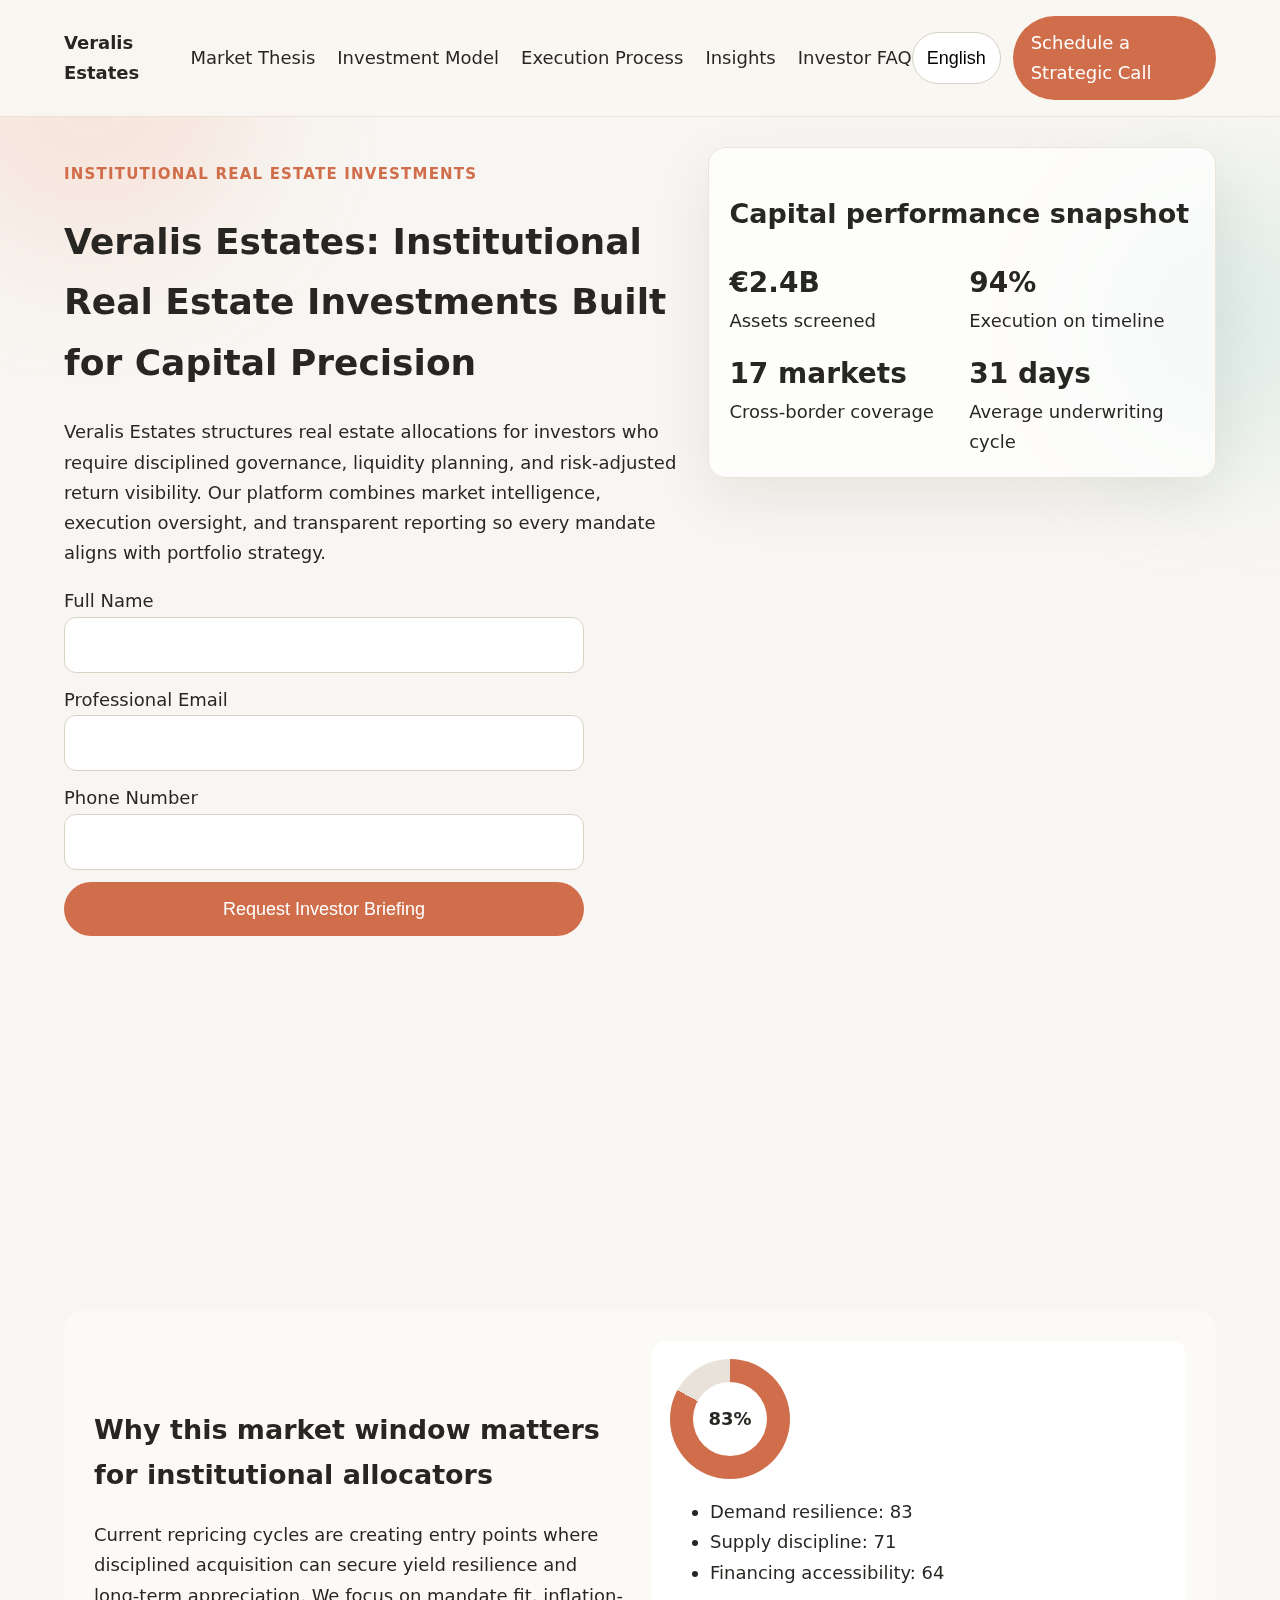
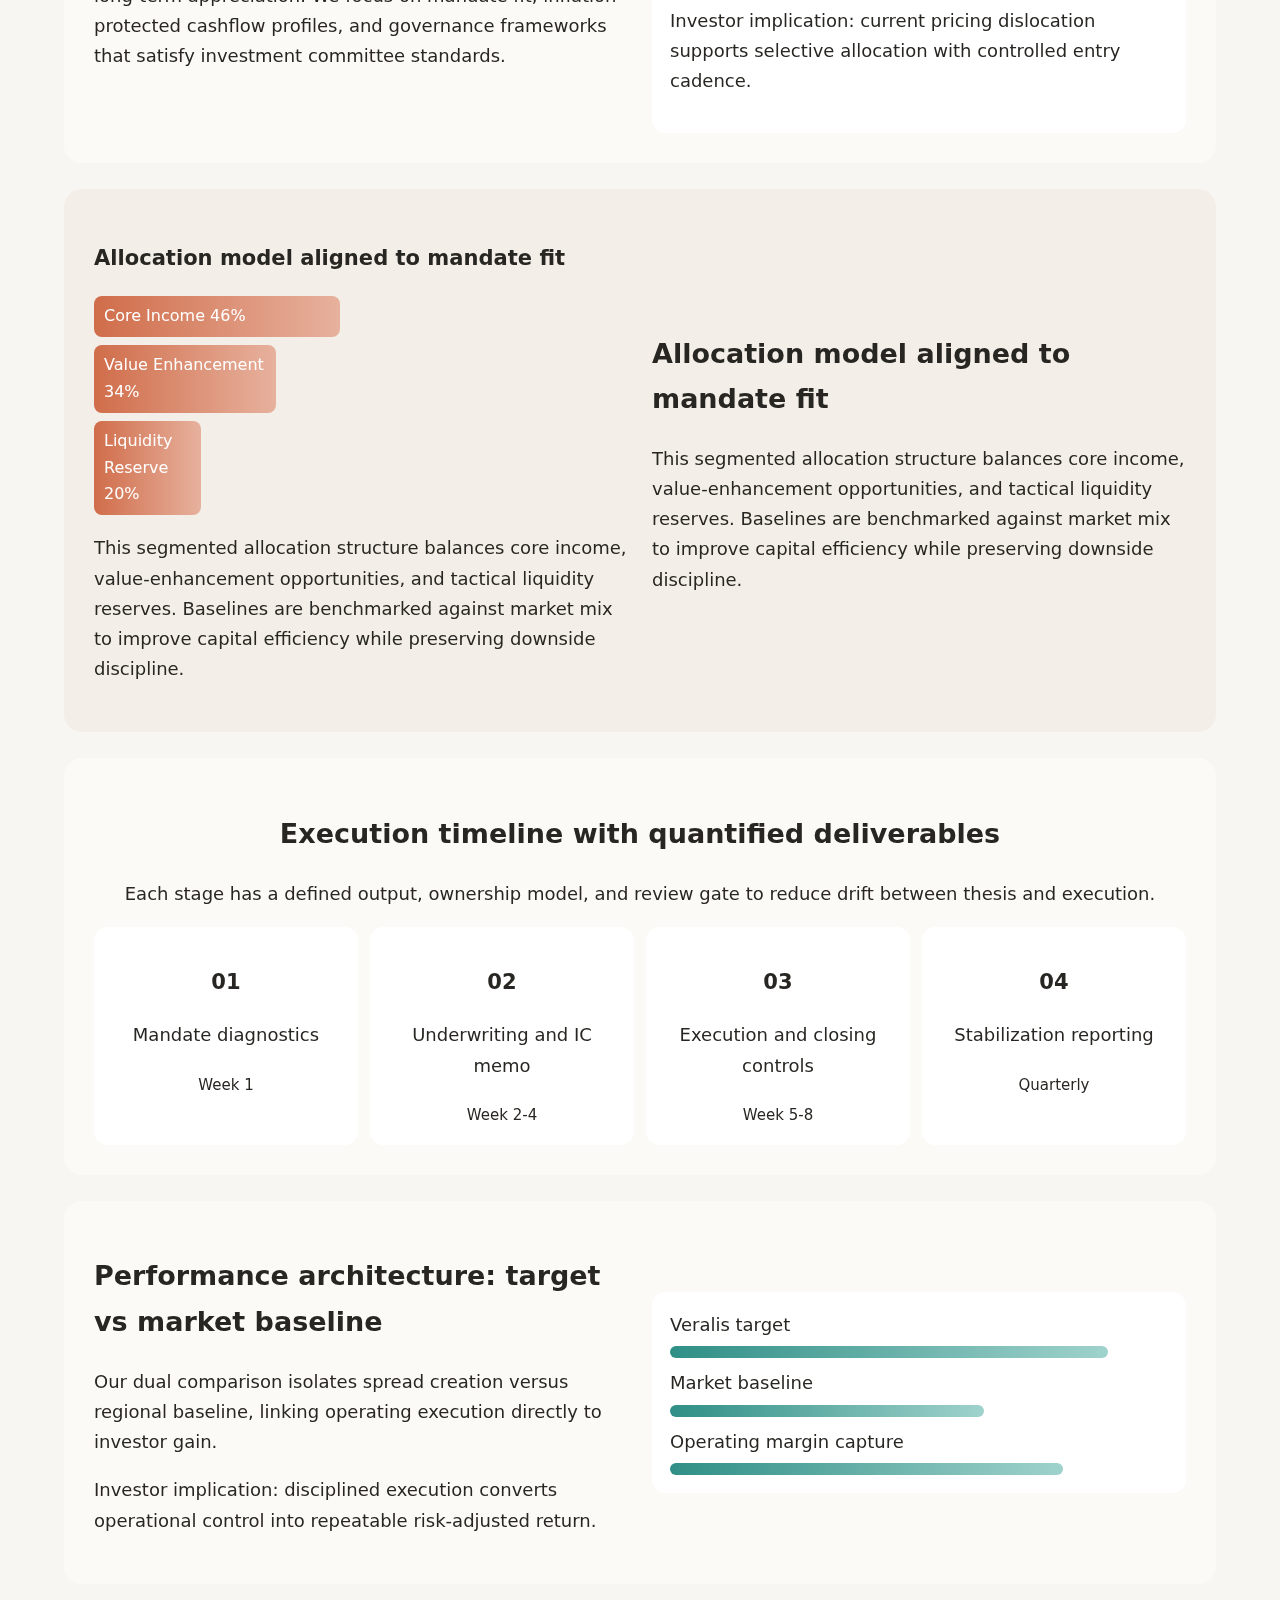
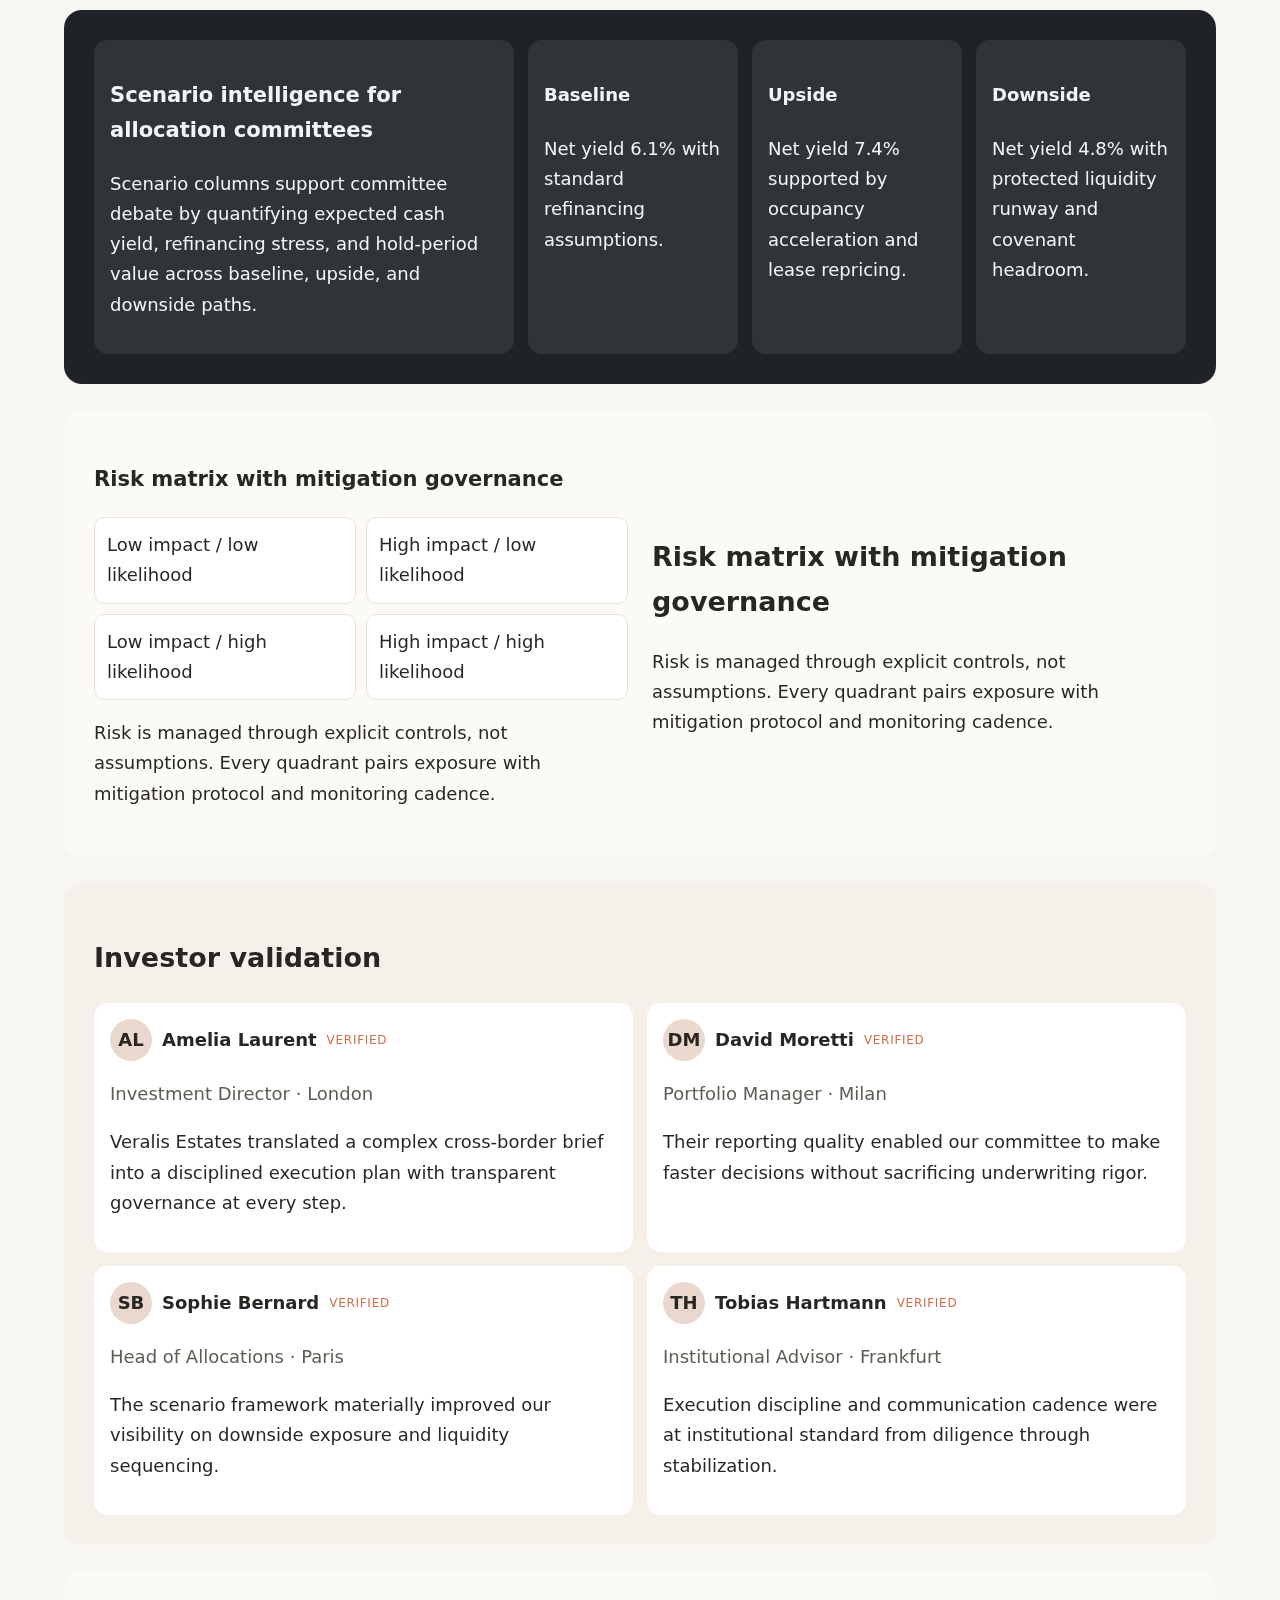
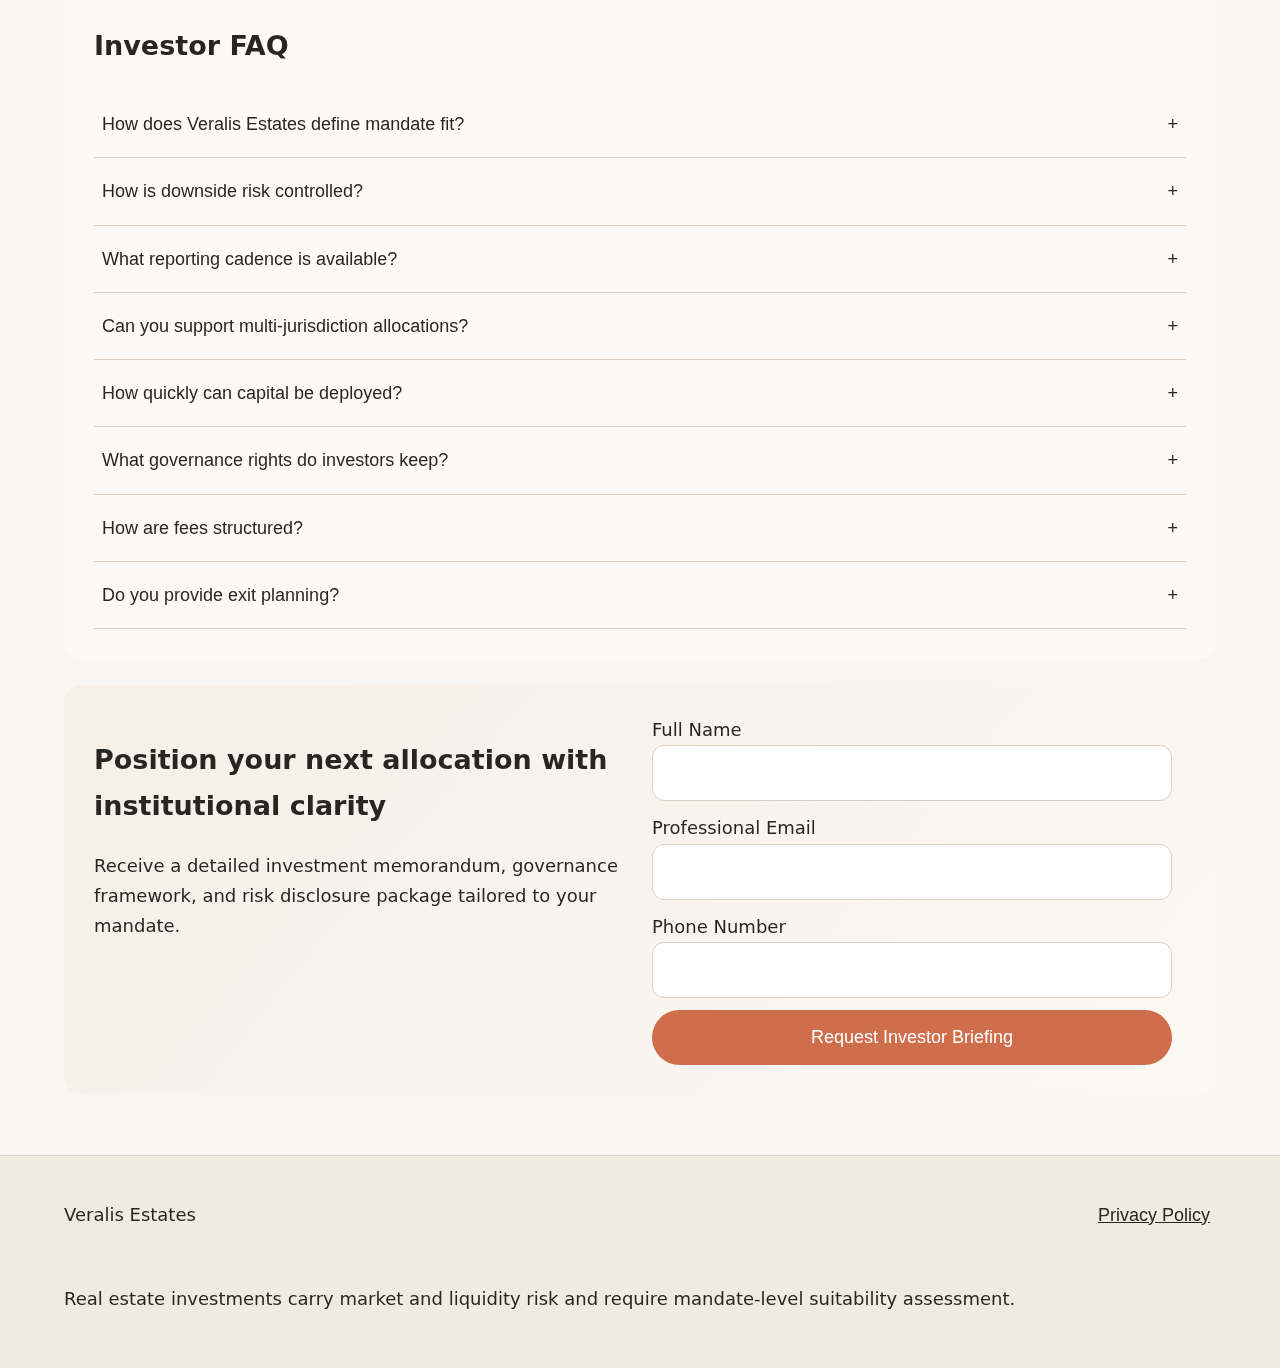
<file: index.html>
<!doctype html>
<html lang="en">
<head>
  <meta charset="utf-8" />
  <meta name="viewport" content="width=device-width, initial-scale=1" />
  <title>Veralis Estates | Institutional Real Estate Investments</title>
  <meta name="description" content="Veralis Estates delivers institutional-grade real estate investment strategy, governance, and reporting for high-conviction capital allocators." />
  <link rel="canonical" href="https://www.veralisestates.com/index.html" />
  <link rel="alternate" hreflang="en" href="https://www.veralisestates.com/index.html" />
  <link rel="alternate" hreflang="de" href="https://www.veralisestates.com/de/index.html" />
  <link rel="alternate" hreflang="fr" href="https://www.veralisestates.com/fr/index.html" />
  <link rel="alternate" hreflang="es" href="https://www.veralisestates.com/es/index.html" />
  <link rel="alternate" hreflang="it" href="https://www.veralisestates.com/it/index.html" />
  <link rel="alternate" hreflang="x-default" href="https://www.veralisestates.com/index.html" />
  <meta property="og:title" content="Veralis Estates | Institutional Real Estate Investments" />
  <meta property="og:description" content="Veralis Estates delivers institutional-grade real estate investment strategy, governance, and reporting for high-conviction capital allocators." />
  <meta property="og:type" content="website" />
  <meta property="og:url" content="https://www.veralisestates.com/index.html" />
  <meta property="og:locale" content="en_GB" />
  <meta name="twitter:card" content="summary_large_image" />
  <meta name="twitter:title" content="Veralis Estates | Institutional Real Estate Investments" />
  <meta name="twitter:description" content="Veralis Estates delivers institutional-grade real estate investment strategy, governance, and reporting for high-conviction capital allocators." />
  <link rel="stylesheet" href="assets/style.css" />
  <script defer src="assets/app.js"></script>
</head>
<body class="lang-en">
<div class="bg-orb orb-a"></div><div class="bg-orb orb-b"></div>
<header class="site-header"><div class="brand">Veralis Estates</div><nav class="top-nav" aria-label="Primary"><a href="#market" class="nav-link">Market Thesis</a><a href="#model" class="nav-link">Investment Model</a><a href="#process" class="nav-link">Execution Process</a><a href="#insights" class="nav-link">Insights</a><a href="#faq" class="nav-link">Investor FAQ</a></nav><div class="header-actions"><div class="lang-dropdown"><button class="lang-trigger" aria-haspopup="true" aria-expanded="false">English</button><div class="lang-menu"><a href="index.html" class="lang-item"><span class="flag-svg"><svg viewBox="0 0 60 40" aria-hidden="true"><rect width="60" height="40" fill="#012169"/><path d="M0 0l60 40M60 0L0 40" stroke="#fff" stroke-width="8"/><path d="M0 0l60 40M60 0L0 40" stroke="#C8102E" stroke-width="4"/><path d="M30 0v40M0 20h60" stroke="#fff" stroke-width="12"/><path d="M30 0v40M0 20h60" stroke="#C8102E" stroke-width="7"/></svg></span><span>English</span></a>
<a href="de/index.html" class="lang-item"><span class="flag-svg"><svg viewBox="0 0 60 40" aria-hidden="true"><rect width="60" height="13.33" y="0" fill="#000"/><rect width="60" height="13.33" y="13.33" fill="#DD0000"/><rect width="60" height="13.34" y="26.66" fill="#FFCE00"/></svg></span><span>Deutsch</span></a>
<a href="fr/index.html" class="lang-item"><span class="flag-svg"><svg viewBox="0 0 60 40" aria-hidden="true"><rect width="20" height="40" x="0" fill="#0055A4"/><rect width="20" height="40" x="20" fill="#fff"/><rect width="20" height="40" x="40" fill="#EF4135"/></svg></span><span>Français</span></a>
<a href="es/index.html" class="lang-item"><span class="flag-svg"><svg viewBox="0 0 60 40" aria-hidden="true"><rect width="60" height="10" y="0" fill="#AA151B"/><rect width="60" height="20" y="10" fill="#F1BF00"/><rect width="60" height="10" y="30" fill="#AA151B"/></svg></span><span>Español</span></a>
<a href="it/index.html" class="lang-item"><span class="flag-svg"><svg viewBox="0 0 60 40" aria-hidden="true"><rect width="20" height="40" x="0" fill="#009246"/><rect width="20" height="40" x="20" fill="#fff"/><rect width="20" height="40" x="40" fill="#CE2B37"/></svg></span><span>Italiano</span></a></div></div><a href="#lead" class="btn btn-primary">Schedule a Strategic Call</a><button class="burger" aria-label="Menu" aria-expanded="false">☰</button></div></header>
<aside class="mobile-drawer" aria-hidden="true"><button class="drawer-close" aria-label="Close">×</button><nav><a href="#market" class="nav-link">Market Thesis</a><a href="#model" class="nav-link">Investment Model</a><a href="#process" class="nav-link">Execution Process</a><a href="#insights" class="nav-link">Insights</a><a href="#faq" class="nav-link">Investor FAQ</a></nav><div class="lang-menu mobile"><a href="index.html" class="lang-item"><span class="flag-svg"><svg viewBox="0 0 60 40" aria-hidden="true"><rect width="60" height="40" fill="#012169"/><path d="M0 0l60 40M60 0L0 40" stroke="#fff" stroke-width="8"/><path d="M0 0l60 40M60 0L0 40" stroke="#C8102E" stroke-width="4"/><path d="M30 0v40M0 20h60" stroke="#fff" stroke-width="12"/><path d="M30 0v40M0 20h60" stroke="#C8102E" stroke-width="7"/></svg></span><span>English</span></a>
<a href="de/index.html" class="lang-item"><span class="flag-svg"><svg viewBox="0 0 60 40" aria-hidden="true"><rect width="60" height="13.33" y="0" fill="#000"/><rect width="60" height="13.33" y="13.33" fill="#DD0000"/><rect width="60" height="13.34" y="26.66" fill="#FFCE00"/></svg></span><span>Deutsch</span></a>
<a href="fr/index.html" class="lang-item"><span class="flag-svg"><svg viewBox="0 0 60 40" aria-hidden="true"><rect width="20" height="40" x="0" fill="#0055A4"/><rect width="20" height="40" x="20" fill="#fff"/><rect width="20" height="40" x="40" fill="#EF4135"/></svg></span><span>Français</span></a>
<a href="es/index.html" class="lang-item"><span class="flag-svg"><svg viewBox="0 0 60 40" aria-hidden="true"><rect width="60" height="10" y="0" fill="#AA151B"/><rect width="60" height="20" y="10" fill="#F1BF00"/><rect width="60" height="10" y="30" fill="#AA151B"/></svg></span><span>Español</span></a>
<a href="it/index.html" class="lang-item"><span class="flag-svg"><svg viewBox="0 0 60 40" aria-hidden="true"><rect width="20" height="40" x="0" fill="#009246"/><rect width="20" height="40" x="20" fill="#fff"/><rect width="20" height="40" x="40" fill="#CE2B37"/></svg></span><span>Italiano</span></a></div><a href="#lead" class="btn btn-primary">Schedule a Strategic Call</a></aside><div class="drawer-backdrop"></div>
<main>
<section class="hero reveal"><div><p class="kicker">Institutional Real Estate Investments</p><h1>Veralis Estates: Institutional Real Estate Investments Built for Capital Precision</h1><p>Veralis Estates structures real estate allocations for investors who require disciplined governance, liquidity planning, and risk-adjusted return visibility. Our platform combines market intelligence, execution oversight, and transparent reporting so every mandate aligns with portfolio strategy.</p><form class="lead-form" id="lead"><label>Full Name<input type="text" name="name" required /></label><label>Professional Email<input type="email" name="email" required /></label><label>Phone Number<input type="tel" name="phone" required /></label><button class="btn btn-primary" type="submit">Request Investor Briefing</button></form></div><div class="glass-panel"><h2>Capital performance snapshot</h2><div class="kpi-grid"><div><strong>€2.4B</strong><span>Assets screened</span></div><div><strong>94%</strong><span>Execution on timeline</span></div><div><strong>17 markets</strong><span>Cross-border coverage</span></div><div><strong>31 days</strong><span>Average underwriting cycle</span></div></div></div></section>
<section class="kpi-strip reveal"><div class="kpi-hierarchy"><small>Alpha spread</small><h3>+340 bps</h3><p>Target spread over blended market baseline with governance-controlled deployment pacing.</p><ul><li>Liquidity reserve: 14%</li><li>Debt coverage buffer: 1.6x</li><li>Average hold horizon: 6.5 years</li></ul></div></section>
<section class="section split light" id="market"><div><h2>Why this market window matters for institutional allocators</h2><p>Current repricing cycles are creating entry points where disciplined acquisition can secure yield resilience and long-term appreciation. We focus on mandate fit, inflation-protected cashflow profiles, and governance frameworks that satisfy investment committee standards.</p></div><div class="chart radial"><div class="ring"><span>83%</span></div><ul><li>Demand resilience: 83</li><li>Supply discipline: 71</li><li>Financing accessibility: 64</li></ul><p class="implication">Investor implication: current pricing dislocation supports selective allocation with controlled entry cadence.</p></div></section>
<section class="section split alt" id="model"><div class="stacked-bar"><h3>Allocation model aligned to mandate fit</h3><div class="segments"><span style="--w:46%">Core Income 46%</span><span style="--w:34%">Value Enhancement 34%</span><span style="--w:20%">Liquidity Reserve 20%</span></div><p>This segmented allocation structure balances core income, value-enhancement opportunities, and tactical liquidity reserves. Baselines are benchmarked against market mix to improve capital efficiency while preserving downside discipline.</p></div><div><h2>Allocation model aligned to mandate fit</h2><p>This segmented allocation structure balances core income, value-enhancement opportunities, and tactical liquidity reserves. Baselines are benchmarked against market mix to improve capital efficiency while preserving downside discipline.</p></div></section>
<section class="section centered" id="process"><h2>Execution timeline with quantified deliverables</h2><p>Each stage has a defined output, ownership model, and review gate to reduce drift between thesis and execution.</p><div class="timeline"><article><h3>01</h3><p>Mandate diagnostics</p><small>Week 1</small></article><article><h3>02</h3><p>Underwriting and IC memo</p><small>Week 2-4</small></article><article><h3>03</h3><p>Execution and closing controls</p><small>Week 5-8</small></article><article><h3>04</h3><p>Stabilization reporting</p><small>Quarterly</small></article></div></section>
<section class="section split" id="metrics"><div><h2>Performance architecture: target vs market baseline</h2><p>Our dual comparison isolates spread creation versus regional baseline, linking operating execution directly to investor gain.</p><p class="implication">Investor implication: disciplined execution converts operational control into repeatable risk-adjusted return.</p></div><div class="dual-bars"><div><span>Veralis target</span><i style="--w:88%"></i></div><div><span>Market baseline</span><i style="--w:63%"></i></div><div><span>Operating margin capture</span><i style="--w:79%"></i></div></div></section>
<section class="section grid-3 dark" id="insights"><article><h3>Scenario intelligence for allocation committees</h3><p>Scenario columns support committee debate by quantifying expected cash yield, refinancing stress, and hold-period value across baseline, upside, and downside paths.</p></article><article><h4>Baseline</h4><p>Net yield 6.1% with standard refinancing assumptions.</p></article><article><h4>Upside</h4><p>Net yield 7.4% supported by occupancy acceleration and lease repricing.</p></article><article><h4>Downside</h4><p>Net yield 4.8% with protected liquidity runway and covenant headroom.</p></article></section>
<section class="section split risk"><div class="risk-matrix"><h3>Risk matrix with mitigation governance</h3><div class="matrix"><span>Low impact / low likelihood</span><span>High impact / low likelihood</span><span>Low impact / high likelihood</span><span>High impact / high likelihood</span></div><p>Risk is managed through explicit controls, not assumptions. Every quadrant pairs exposure with mitigation protocol and monitoring cadence.</p></div><div><h2>Risk matrix with mitigation governance</h2><p>Risk is managed through explicit controls, not assumptions. Every quadrant pairs exposure with mitigation protocol and monitoring cadence.</p></div></section>
<section class="section reviews"><h2>Investor validation</h2><div class="review-grid"><article class="review-card"><div class="review-head"><div class="avatar">AL</div><div class="who"><strong>Amelia Laurent</strong><span class="verified">VERIFIED</span></div></div><p class="role">Investment Director · London</p><p>Veralis Estates translated a complex cross-border brief into a disciplined execution plan with transparent governance at every step.</p></article><article class="review-card"><div class="review-head"><div class="avatar">DM</div><div class="who"><strong>David Moretti</strong><span class="verified">VERIFIED</span></div></div><p class="role">Portfolio Manager · Milan</p><p>Their reporting quality enabled our committee to make faster decisions without sacrificing underwriting rigor.</p></article><article class="review-card"><div class="review-head"><div class="avatar">SB</div><div class="who"><strong>Sophie Bernard</strong><span class="verified">VERIFIED</span></div></div><p class="role">Head of Allocations · Paris</p><p>The scenario framework materially improved our visibility on downside exposure and liquidity sequencing.</p></article><article class="review-card"><div class="review-head"><div class="avatar">TH</div><div class="who"><strong>Tobias Hartmann</strong><span class="verified">VERIFIED</span></div></div><p class="role">Institutional Advisor · Frankfurt</p><p>Execution discipline and communication cadence were at institutional standard from diligence through stabilization.</p></article></div></section>
<section class="section faq" id="faq"><h2>Investor FAQ</h2><article class="faq-item"><button class="faq-q" aria-expanded="false"><span>How does Veralis Estates define mandate fit?</span><span class="faq-icon">+</span></button><div class="faq-a"><p>We map each opportunity to your target duration, liquidity tolerance, sector constraints, and reporting obligations before underwriting begins.</p></div></article><article class="faq-item"><button class="faq-q" aria-expanded="false"><span>How is downside risk controlled?</span><span class="faq-icon">+</span></button><div class="faq-a"><p>Every deal is tested through rate, occupancy, and exit scenarios. Exposure limits and covenant triggers are set before capital deployment.</p></div></article><article class="faq-item"><button class="faq-q" aria-expanded="false"><span>What reporting cadence is available?</span><span class="faq-icon">+</span></button><div class="faq-a"><p>Investors receive monthly operating dashboards, quarterly valuation reviews, and annual strategic repositioning updates.</p></div></article><article class="faq-item"><button class="faq-q" aria-expanded="false"><span>Can you support multi-jurisdiction allocations?</span><span class="faq-icon">+</span></button><div class="faq-a"><p>Yes. Our execution model includes local legal partners, tax specialists, and compliance checkpoints across covered markets.</p></div></article><article class="faq-item"><button class="faq-q" aria-expanded="false"><span>How quickly can capital be deployed?</span><span class="faq-icon">+</span></button><div class="faq-a"><p>Typical deployment windows range from 30 to 120 days depending on mandate complexity and jurisdictional approvals.</p></div></article><article class="faq-item"><button class="faq-q" aria-expanded="false"><span>What governance rights do investors keep?</span><span class="faq-icon">+</span></button><div class="faq-a"><p>Investors retain approval rights on ticket size thresholds, refinancing events, and material business plan changes.</p></div></article><article class="faq-item"><button class="faq-q" aria-expanded="false"><span>How are fees structured?</span><span class="faq-icon">+</span></button><div class="faq-a"><p>Fee architecture is disclosed upfront with acquisition, asset-management, and performance components clearly separated.</p></div></article><article class="faq-item"><button class="faq-q" aria-expanded="false"><span>Do you provide exit planning?</span><span class="faq-icon">+</span></button><div class="faq-a"><p>Yes. Exit pathways are modeled from day one with valuation triggers, buyer universe mapping, and timing alternatives.</p></div></article></section>
<section class="section final-cta"><div><h2>Position your next allocation with institutional clarity</h2><p>Receive a detailed investment memorandum, governance framework, and risk disclosure package tailored to your mandate.</p></div><form class="lead-form"><label>Full Name<input type="text" required /></label><label>Professional Email<input type="email" required /></label><label>Phone Number<input type="tel" required /></label><button class="btn btn-primary" type="submit">Request Investor Briefing</button></form></section>
</main>
<footer><p>Veralis Estates</p><button class="privacy-open">Privacy Policy</button><p>Real estate investments carry market and liquidity risk and require mandate-level suitability assessment.</p></footer>
<div class="modal" aria-hidden="true" role="dialog" aria-modal="true"><div class="modal-card"><button class="modal-x" aria-label="Close">×</button><h2>Privacy Policy</h2><div class="modal-body"><h3>Introduction</h3><p>Veralis Estates processes investor data to evaluate suitability, manage communication, and uphold regulatory obligations.</p><h3>Data collection</h3><p>We collect identification details, professional contact data, investment preference signals, and communication records required for due diligence.</p><h3>Legal basis</h3><p>Processing is based on legitimate interest, contractual necessity, and legal compliance obligations applicable to investment communications.</p><h3>Cookies</h3><p>We use essential and analytics cookies to improve usability, monitor performance, and optimize investor journeys.</p><h3>Retention</h3><p>Records are retained only for periods required by regulation, audit requirements, and legitimate business continuity needs.</p><h3>Third-party sharing</h3><p>Data may be shared with regulated legal, tax, compliance, and technology partners under confidentiality controls.</p><h3>Security</h3><p>We apply encryption, role-based access control, logging, and periodic security reviews to protect information integrity.</p><h3>User rights</h3><p>You may request access, correction, deletion, restriction, objection, and portability in line with applicable data protection law.</p><h3>International transfers</h3><p>Cross-border transfers follow contractual safeguards and jurisdictional adequacy mechanisms where required.</p><h3>Industry risk disclosure</h3><p>Real estate investments involve market, liquidity, financing, and execution risk; past performance does not guarantee future returns.</p><h3>Contact</h3><p>For privacy requests, contact privacy@veralisestates.com.</p></div><div class="modal-footer"><button class="modal-close btn">Close</button></div></div></div>
<script type="application/ld+json">{"@context":"https://schema.org","@graph":[{"@type":"Organization","name":"Veralis Estates","url":"https://www.veralisestates.com/"},{"@type":"WebSite","name":"Veralis Estates","url":"https://www.veralisestates.com/index.html"},{"@type":"FAQPage","mainEntity":[{"@type":"Question","name":"How does Veralis Estates define mandate fit?","acceptedAnswer":{"@type":"Answer","text":"We map each opportunity to your target duration, liquidity tolerance, sector constraints, and reporting obligations before underwriting begins."}},{"@type":"Question","name":"How is downside risk controlled?","acceptedAnswer":{"@type":"Answer","text":"Every deal is tested through rate, occupancy, and exit scenarios. Exposure limits and covenant triggers are set before capital deployment."}},{"@type":"Question","name":"What reporting cadence is available?","acceptedAnswer":{"@type":"Answer","text":"Investors receive monthly operating dashboards, quarterly valuation reviews, and annual strategic repositioning updates."}},{"@type":"Question","name":"Can you support multi-jurisdiction allocations?","acceptedAnswer":{"@type":"Answer","text":"Yes. Our execution model includes local legal partners, tax specialists, and compliance checkpoints across covered markets."}},{"@type":"Question","name":"How quickly can capital be deployed?","acceptedAnswer":{"@type":"Answer","text":"Typical deployment windows range from 30 to 120 days depending on mandate complexity and jurisdictional approvals."}},{"@type":"Question","name":"What governance rights do investors keep?","acceptedAnswer":{"@type":"Answer","text":"Investors retain approval rights on ticket size thresholds, refinancing events, and material business plan changes."}},{"@type":"Question","name":"How are fees structured?","acceptedAnswer":{"@type":"Answer","text":"Fee architecture is disclosed upfront with acquisition, asset-management, and performance components clearly separated."}},{"@type":"Question","name":"Do you provide exit planning?","acceptedAnswer":{"@type":"Answer","text":"Yes. Exit pathways are modeled from day one with valuation triggers, buyer universe mapping, and timing alternatives."}}]},{"@type":"Review","reviewBody":"Veralis Estates translated a complex cross-border brief into a disciplined execution plan with transparent governance at every step.","author":{"@type":"Person","name":"Amelia Laurent"},"itemReviewed":{"@type":"Organization","name":"Veralis Estates"}}]}</script>
</body></html>
</file>
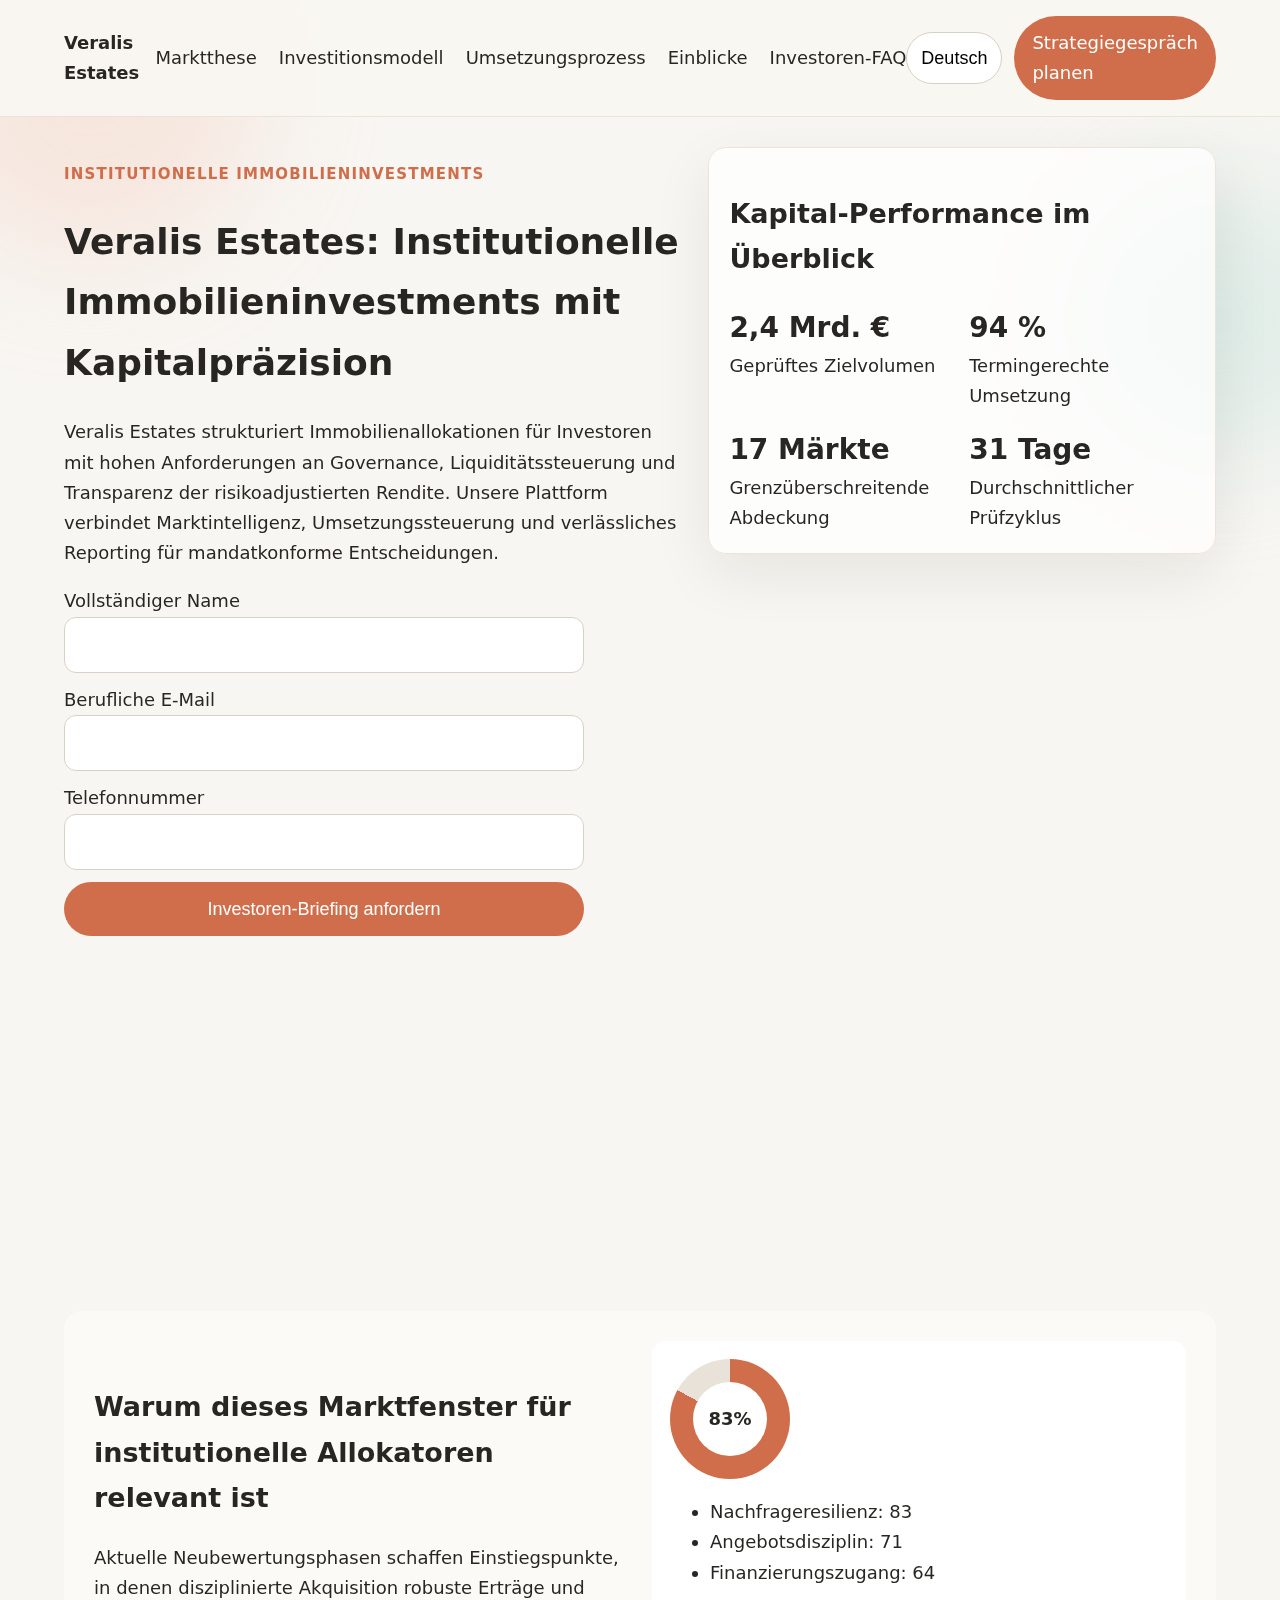
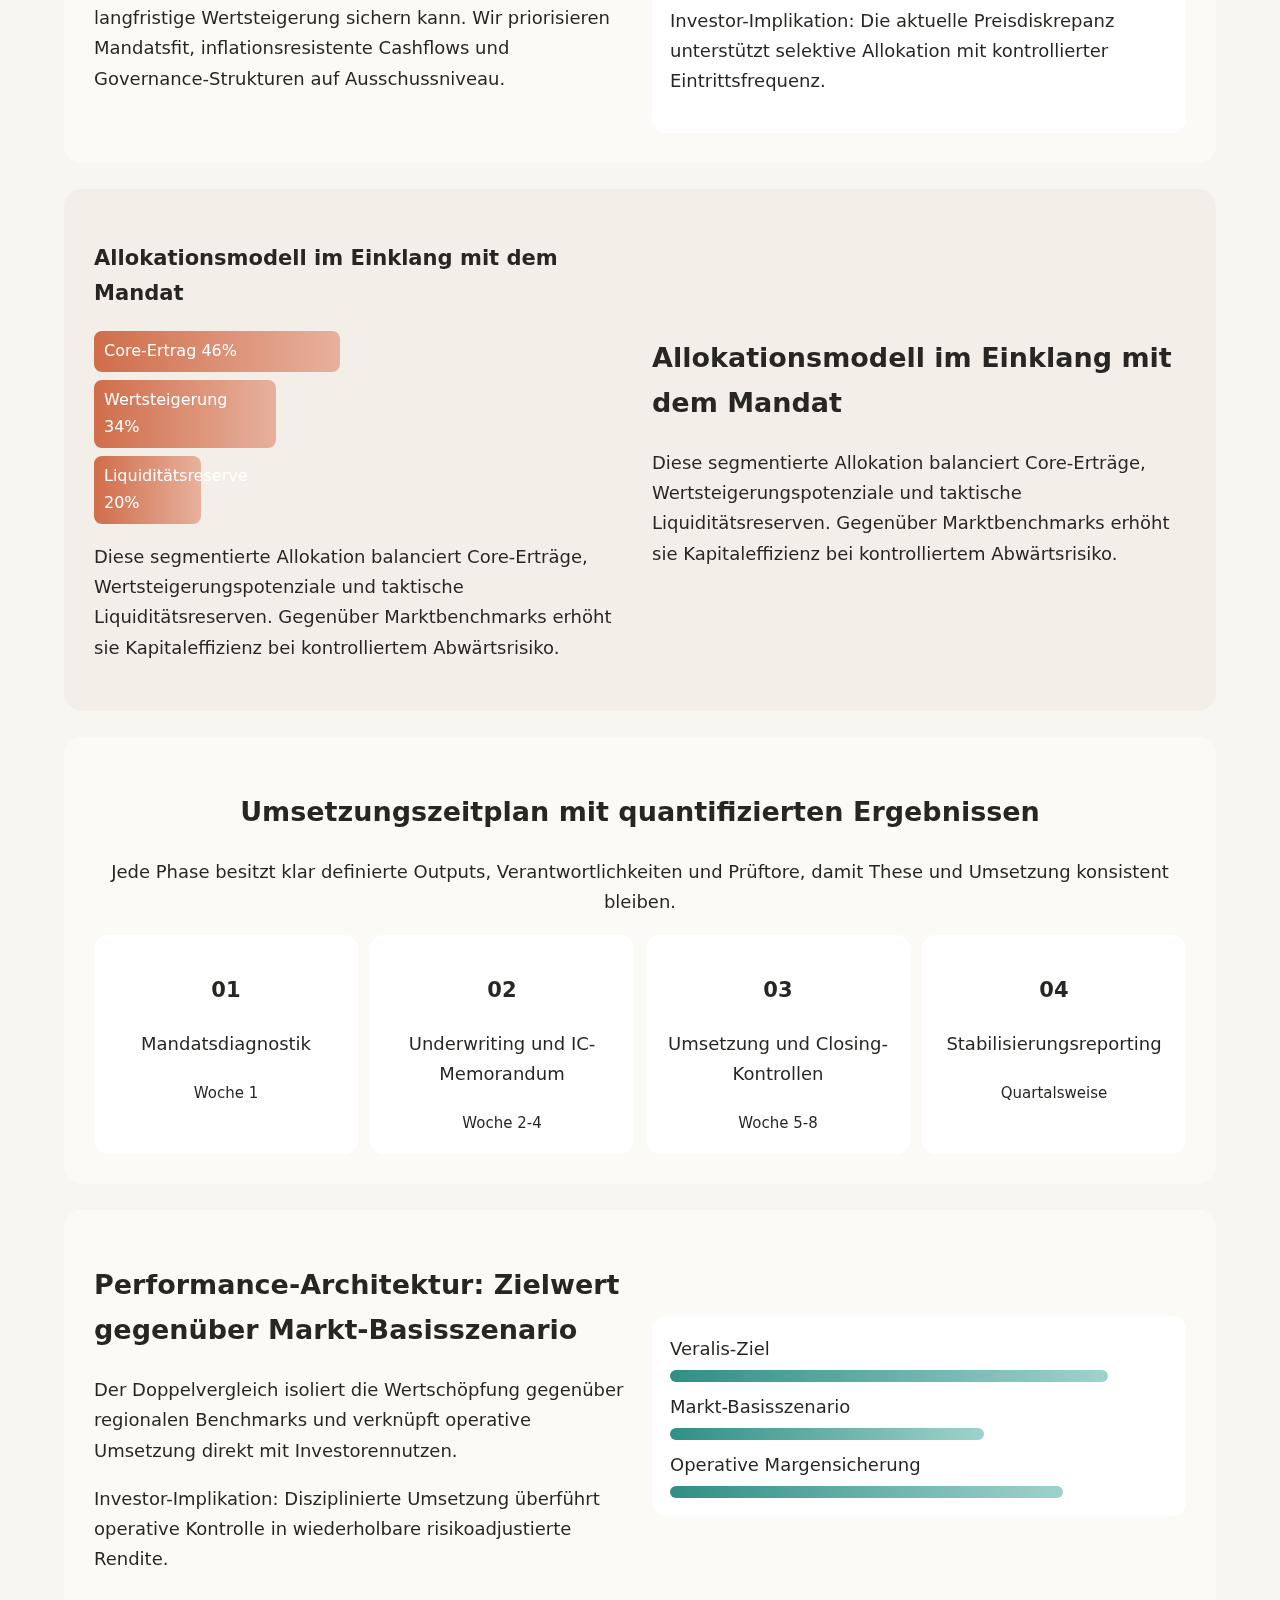
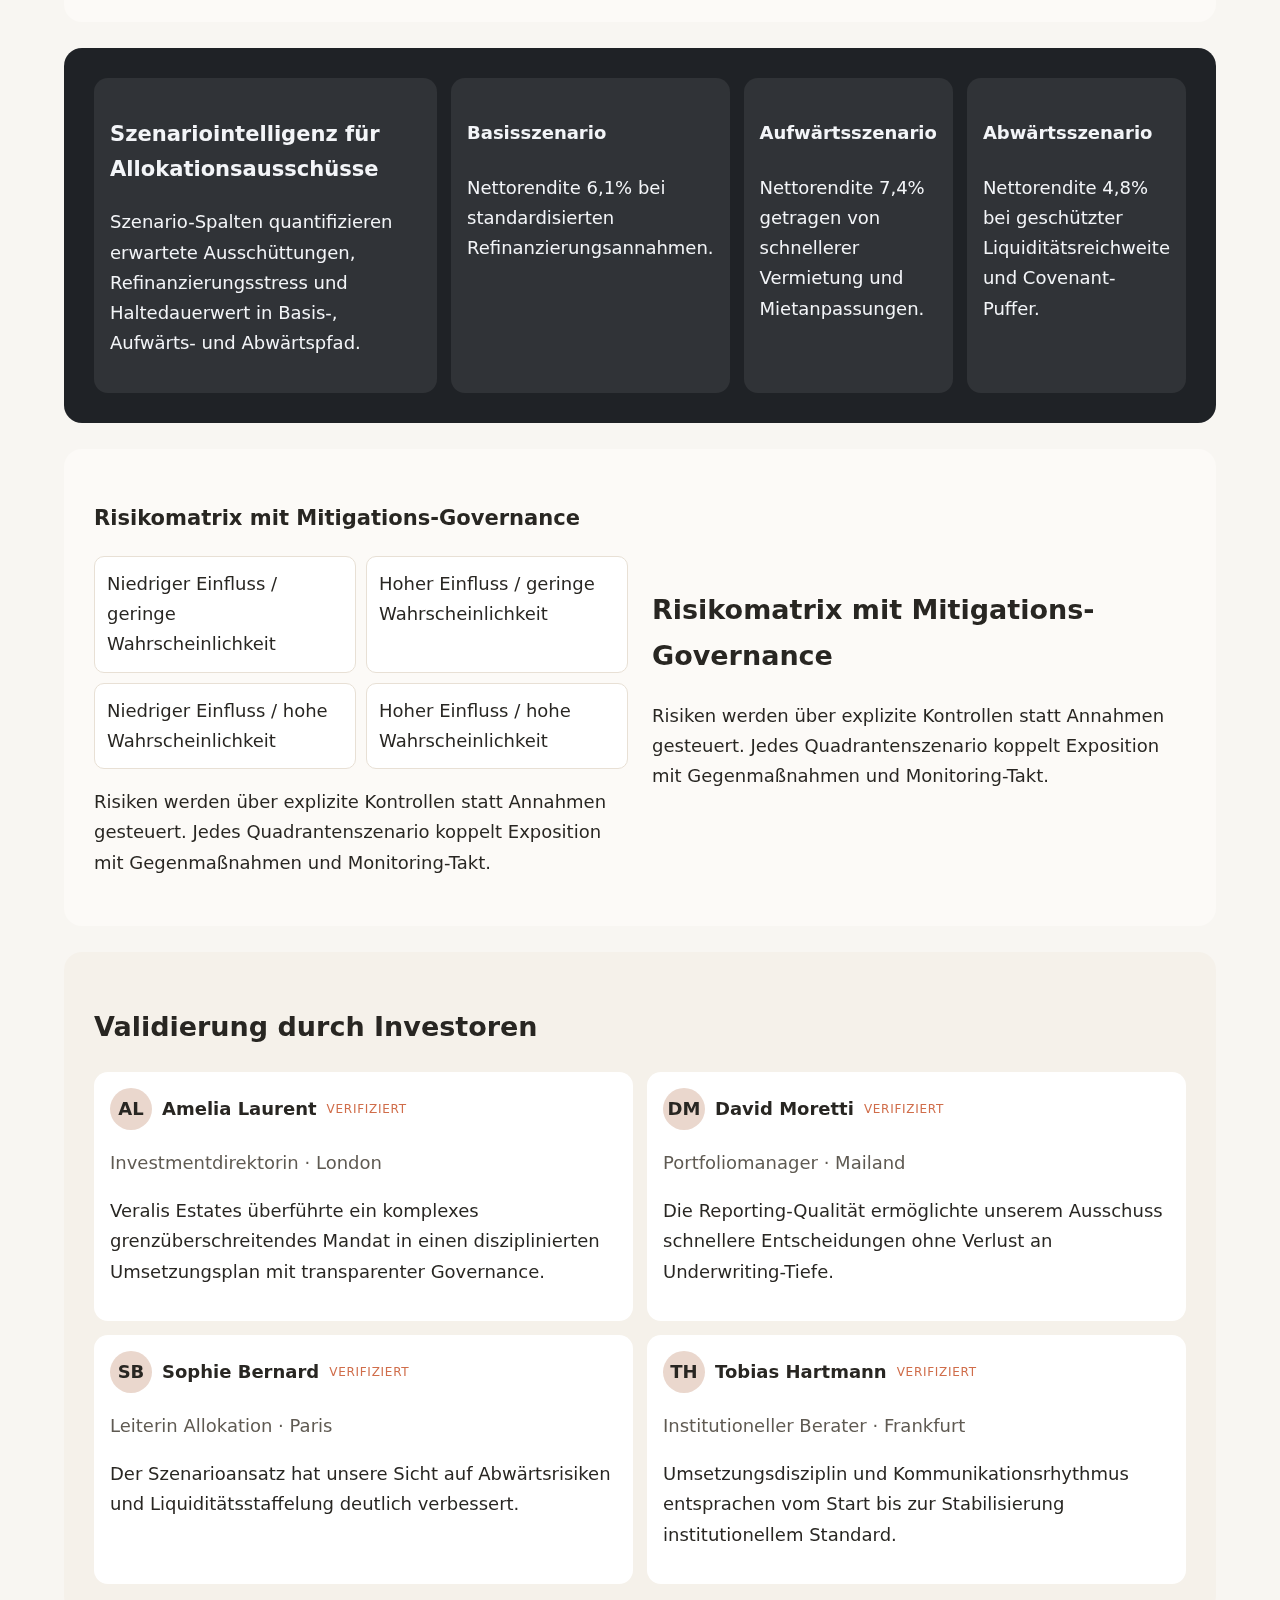
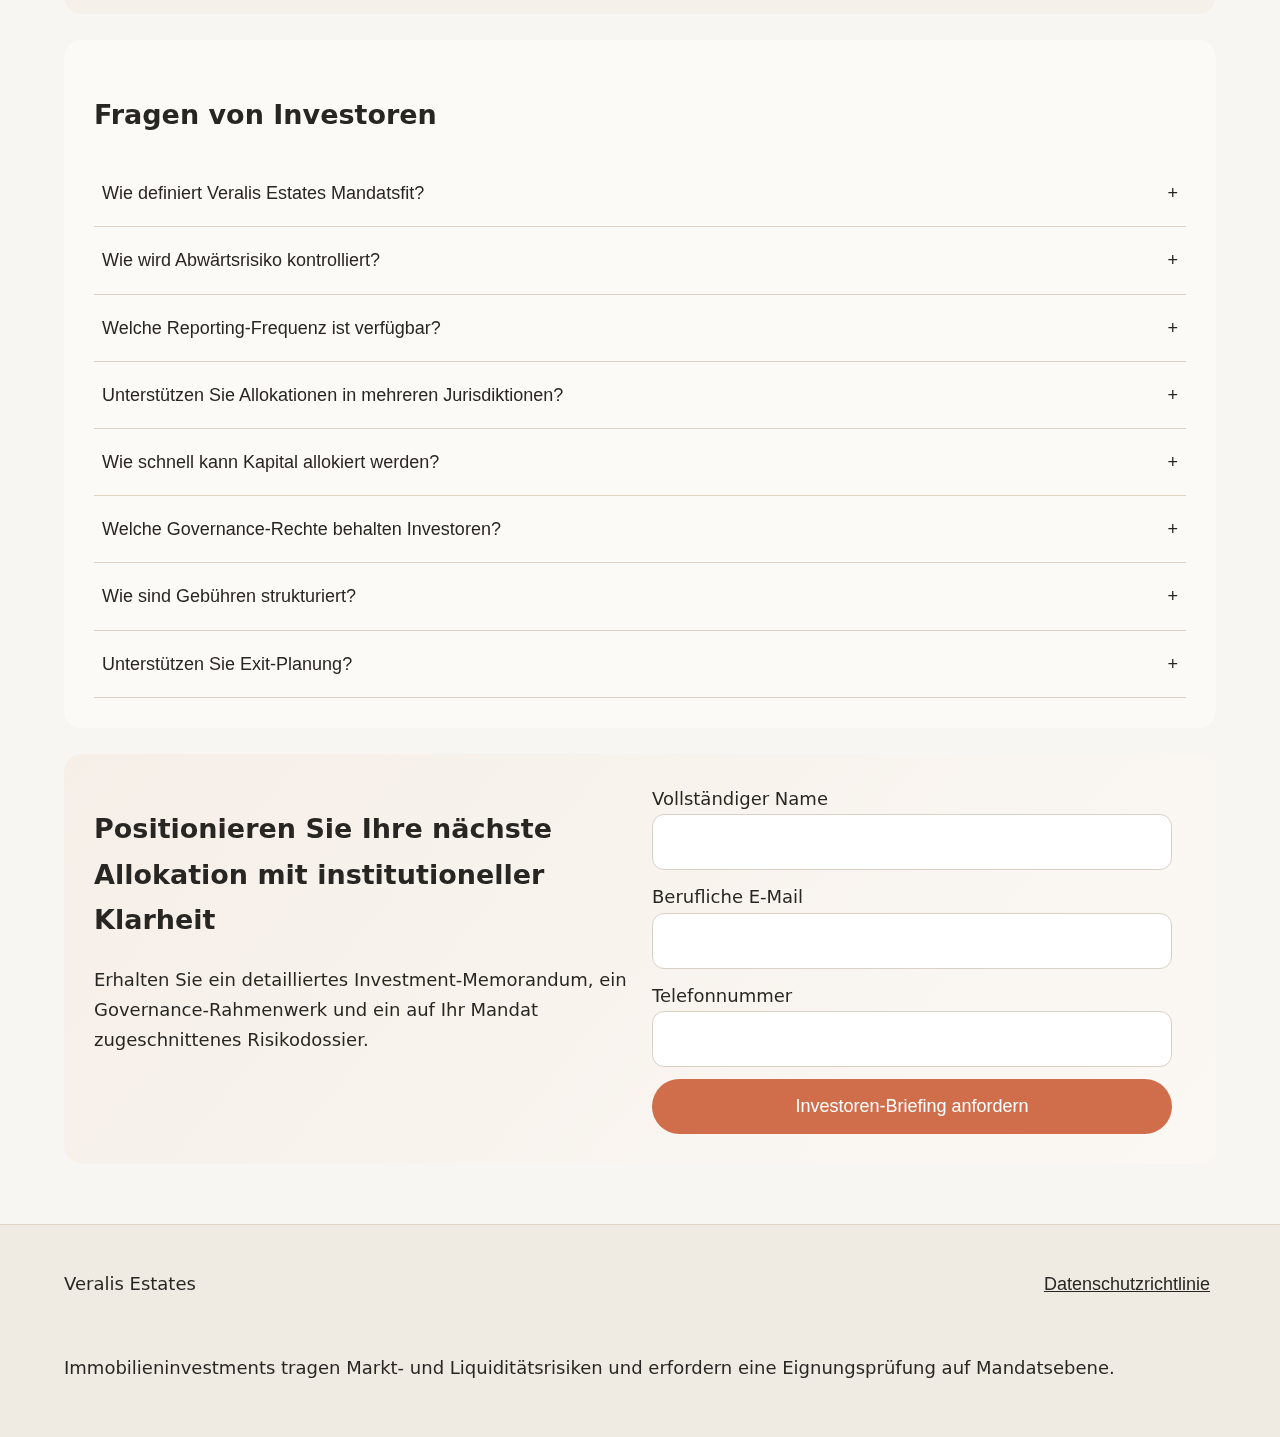
<file: de/index.html>
<!doctype html>
<html lang="de">
<head>
  <meta charset="utf-8" />
  <meta name="viewport" content="width=device-width, initial-scale=1" />
  <title>Veralis Estates | Institutionelle Immobilieninvestments</title>
  <meta name="description" content="Veralis Estates liefert institutionelle Immobilien-Investmentstrategien mit Governance, Liquiditätsplanung und transparentem Reporting." />
  <link rel="canonical" href="https://www.veralisestates.com/de/index.html" />
  <link rel="alternate" hreflang="en" href="https://www.veralisestates.com/index.html" />
  <link rel="alternate" hreflang="de" href="https://www.veralisestates.com/de/index.html" />
  <link rel="alternate" hreflang="fr" href="https://www.veralisestates.com/fr/index.html" />
  <link rel="alternate" hreflang="es" href="https://www.veralisestates.com/es/index.html" />
  <link rel="alternate" hreflang="it" href="https://www.veralisestates.com/it/index.html" />
  <link rel="alternate" hreflang="x-default" href="https://www.veralisestates.com/index.html" />
  <meta property="og:title" content="Veralis Estates | Institutionelle Immobilieninvestments" />
  <meta property="og:description" content="Veralis Estates liefert institutionelle Immobilien-Investmentstrategien mit Governance, Liquiditätsplanung und transparentem Reporting." />
  <meta property="og:type" content="website" />
  <meta property="og:url" content="https://www.veralisestates.com/de/index.html" />
  <meta property="og:locale" content="de_DE" />
  <meta name="twitter:card" content="summary_large_image" />
  <meta name="twitter:title" content="Veralis Estates | Institutionelle Immobilieninvestments" />
  <meta name="twitter:description" content="Veralis Estates liefert institutionelle Immobilien-Investmentstrategien mit Governance, Liquiditätsplanung und transparentem Reporting." />
  <link rel="stylesheet" href="../assets/style.css" />
  <script defer src="../assets/app.js"></script>
</head>
<body class="lang-de">
<div class="bg-orb orb-a"></div><div class="bg-orb orb-b"></div>
<header class="site-header"><div class="brand">Veralis Estates</div><nav class="top-nav" aria-label="Primäre Navigation"><a href="#market" class="nav-link">Marktthese</a><a href="#model" class="nav-link">Investitionsmodell</a><a href="#process" class="nav-link">Umsetzungsprozess</a><a href="#insights" class="nav-link">Einblicke</a><a href="#faq" class="nav-link">Investoren-FAQ</a></nav><div class="header-actions"><div class="lang-dropdown"><button class="lang-trigger" aria-haspopup="true" aria-expanded="false">Deutsch</button><div class="lang-menu"><a href="../index.html" class="lang-item"><span class="flag-svg"><svg viewBox="0 0 60 40" aria-hidden="true"><rect width="60" height="40" fill="#012169"/><path d="M0 0l60 40M60 0L0 40" stroke="#fff" stroke-width="8"/><path d="M0 0l60 40M60 0L0 40" stroke="#C8102E" stroke-width="4"/><path d="M30 0v40M0 20h60" stroke="#fff" stroke-width="12"/><path d="M30 0v40M0 20h60" stroke="#C8102E" stroke-width="7"/></svg></span><span>English</span></a>
<a href="../de/index.html" class="lang-item"><span class="flag-svg"><svg viewBox="0 0 60 40" aria-hidden="true"><rect width="60" height="13.33" y="0" fill="#000"/><rect width="60" height="13.33" y="13.33" fill="#DD0000"/><rect width="60" height="13.34" y="26.66" fill="#FFCE00"/></svg></span><span>Deutsch</span></a>
<a href="../fr/index.html" class="lang-item"><span class="flag-svg"><svg viewBox="0 0 60 40" aria-hidden="true"><rect width="20" height="40" x="0" fill="#0055A4"/><rect width="20" height="40" x="20" fill="#fff"/><rect width="20" height="40" x="40" fill="#EF4135"/></svg></span><span>Français</span></a>
<a href="../es/index.html" class="lang-item"><span class="flag-svg"><svg viewBox="0 0 60 40" aria-hidden="true"><rect width="60" height="10" y="0" fill="#AA151B"/><rect width="60" height="20" y="10" fill="#F1BF00"/><rect width="60" height="10" y="30" fill="#AA151B"/></svg></span><span>Español</span></a>
<a href="../it/index.html" class="lang-item"><span class="flag-svg"><svg viewBox="0 0 60 40" aria-hidden="true"><rect width="20" height="40" x="0" fill="#009246"/><rect width="20" height="40" x="20" fill="#fff"/><rect width="20" height="40" x="40" fill="#CE2B37"/></svg></span><span>Italiano</span></a></div></div><a href="#lead" class="btn btn-primary">Strategiegespräch planen</a><button class="burger" aria-label="Menü" aria-expanded="false">☰</button></div></header>
<aside class="mobile-drawer" aria-hidden="true"><button class="drawer-close" aria-label="Schließen">×</button><nav><a href="#market" class="nav-link">Marktthese</a><a href="#model" class="nav-link">Investitionsmodell</a><a href="#process" class="nav-link">Umsetzungsprozess</a><a href="#insights" class="nav-link">Einblicke</a><a href="#faq" class="nav-link">Investoren-FAQ</a></nav><div class="lang-menu mobile"><a href="../index.html" class="lang-item"><span class="flag-svg"><svg viewBox="0 0 60 40" aria-hidden="true"><rect width="60" height="40" fill="#012169"/><path d="M0 0l60 40M60 0L0 40" stroke="#fff" stroke-width="8"/><path d="M0 0l60 40M60 0L0 40" stroke="#C8102E" stroke-width="4"/><path d="M30 0v40M0 20h60" stroke="#fff" stroke-width="12"/><path d="M30 0v40M0 20h60" stroke="#C8102E" stroke-width="7"/></svg></span><span>English</span></a>
<a href="../de/index.html" class="lang-item"><span class="flag-svg"><svg viewBox="0 0 60 40" aria-hidden="true"><rect width="60" height="13.33" y="0" fill="#000"/><rect width="60" height="13.33" y="13.33" fill="#DD0000"/><rect width="60" height="13.34" y="26.66" fill="#FFCE00"/></svg></span><span>Deutsch</span></a>
<a href="../fr/index.html" class="lang-item"><span class="flag-svg"><svg viewBox="0 0 60 40" aria-hidden="true"><rect width="20" height="40" x="0" fill="#0055A4"/><rect width="20" height="40" x="20" fill="#fff"/><rect width="20" height="40" x="40" fill="#EF4135"/></svg></span><span>Français</span></a>
<a href="../es/index.html" class="lang-item"><span class="flag-svg"><svg viewBox="0 0 60 40" aria-hidden="true"><rect width="60" height="10" y="0" fill="#AA151B"/><rect width="60" height="20" y="10" fill="#F1BF00"/><rect width="60" height="10" y="30" fill="#AA151B"/></svg></span><span>Español</span></a>
<a href="../it/index.html" class="lang-item"><span class="flag-svg"><svg viewBox="0 0 60 40" aria-hidden="true"><rect width="20" height="40" x="0" fill="#009246"/><rect width="20" height="40" x="20" fill="#fff"/><rect width="20" height="40" x="40" fill="#CE2B37"/></svg></span><span>Italiano</span></a></div><a href="#lead" class="btn btn-primary">Strategiegespräch planen</a></aside><div class="drawer-backdrop"></div>
<main>
<section class="hero reveal"><div><p class="kicker">Institutionelle Immobilieninvestments</p><h1>Veralis Estates: Institutionelle Immobilieninvestments mit Kapitalpräzision</h1><p>Veralis Estates strukturiert Immobilienallokationen für Investoren mit hohen Anforderungen an Governance, Liquiditätssteuerung und Transparenz der risikoadjustierten Rendite. Unsere Plattform verbindet Marktintelligenz, Umsetzungssteuerung und verlässliches Reporting für mandatkonforme Entscheidungen.</p><form class="lead-form" id="lead"><label>Vollständiger Name<input type="text" name="name" required /></label><label>Berufliche E-Mail<input type="email" name="email" required /></label><label>Telefonnummer<input type="tel" name="phone" required /></label><button class="btn btn-primary" type="submit">Investoren-Briefing anfordern</button></form></div><div class="glass-panel"><h2>Kapital-Performance im Überblick</h2><div class="kpi-grid"><div><strong>2,4 Mrd. €</strong><span>Geprüftes Zielvolumen</span></div><div><strong>94 %</strong><span>Termingerechte Umsetzung</span></div><div><strong>17 Märkte</strong><span>Grenzüberschreitende Abdeckung</span></div><div><strong>31 Tage</strong><span>Durchschnittlicher Prüfzyklus</span></div></div></div></section>
<section class="kpi-strip reveal"><div class="kpi-hierarchy"><small>Alpha-Spanne</small><h3>+340 bps</h3><p>Zielspanne gegenüber gemischter Markt-Basisszenario mit governancegesteuertem Deployment-Tempo.</p><ul><li>Liquiditätsreserve: 14%</li><li>Schuldendienstpuffer: 1,6x</li><li>Durchschnittlicher Haltehorizont: 6,5 Jahre</li></ul></div></section>
<section class="section split light" id="market"><div><h2>Warum dieses Marktfenster für institutionelle Allokatoren relevant ist</h2><p>Aktuelle Neubewertungsphasen schaffen Einstiegspunkte, in denen disziplinierte Akquisition robuste Erträge und langfristige Wertsteigerung sichern kann. Wir priorisieren Mandatsfit, inflationsresistente Cashflows und Governance-Strukturen auf Ausschussniveau.</p></div><div class="chart radial"><div class="ring"><span>83%</span></div><ul><li>Nachfrageresilienz: 83</li><li>Angebotsdisziplin: 71</li><li>Finanzierungszugang: 64</li></ul><p class="implication">Investor-Implikation: Die aktuelle Preisdiskrepanz unterstützt selektive Allokation mit kontrollierter Eintrittsfrequenz.</p></div></section>
<section class="section split alt" id="model"><div class="stacked-bar"><h3>Allokationsmodell im Einklang mit dem Mandat</h3><div class="segments"><span style="--w:46%">Core-Ertrag 46%</span><span style="--w:34%">Wertsteigerung 34%</span><span style="--w:20%">Liquiditätsreserve 20%</span></div><p>Diese segmentierte Allokation balanciert Core-Erträge, Wertsteigerungspotenziale und taktische Liquiditätsreserven. Gegenüber Marktbenchmarks erhöht sie Kapitaleffizienz bei kontrolliertem Abwärtsrisiko.</p></div><div><h2>Allokationsmodell im Einklang mit dem Mandat</h2><p>Diese segmentierte Allokation balanciert Core-Erträge, Wertsteigerungspotenziale und taktische Liquiditätsreserven. Gegenüber Marktbenchmarks erhöht sie Kapitaleffizienz bei kontrolliertem Abwärtsrisiko.</p></div></section>
<section class="section centered" id="process"><h2>Umsetzungszeitplan mit quantifizierten Ergebnissen</h2><p>Jede Phase besitzt klar definierte Outputs, Verantwortlichkeiten und Prüftore, damit These und Umsetzung konsistent bleiben.</p><div class="timeline"><article><h3>01</h3><p>Mandatsdiagnostik</p><small>Woche 1</small></article><article><h3>02</h3><p>Underwriting und IC-Memorandum</p><small>Woche 2-4</small></article><article><h3>03</h3><p>Umsetzung und Closing-Kontrollen</p><small>Woche 5-8</small></article><article><h3>04</h3><p>Stabilisierungsreporting</p><small>Quartalsweise</small></article></div></section>
<section class="section split" id="metrics"><div><h2>Performance-Architektur: Zielwert gegenüber Markt-Basisszenario</h2><p>Der Doppelvergleich isoliert die Wertschöpfung gegenüber regionalen Benchmarks und verknüpft operative Umsetzung direkt mit Investorennutzen.</p><p class="implication">Investor-Implikation: Disziplinierte Umsetzung überführt operative Kontrolle in wiederholbare risikoadjustierte Rendite.</p></div><div class="dual-bars"><div><span>Veralis-Ziel</span><i style="--w:88%"></i></div><div><span>Markt-Basisszenario</span><i style="--w:63%"></i></div><div><span>Operative Margensicherung</span><i style="--w:79%"></i></div></div></section>
<section class="section grid-3 dark" id="insights"><article><h3>Szenariointelligenz für Allokationsausschüsse</h3><p>Szenario-Spalten quantifizieren erwartete Ausschüttungen, Refinanzierungsstress und Haltedauerwert in Basis-, Aufwärts- und Abwärtspfad.</p></article><article><h4>Basisszenario</h4><p>Nettorendite 6,1% bei standardisierten Refinanzierungsannahmen.</p></article><article><h4>Aufwärtsszenario</h4><p>Nettorendite 7,4% getragen von schnellerer Vermietung und Mietanpassungen.</p></article><article><h4>Abwärtsszenario</h4><p>Nettorendite 4,8% bei geschützter Liquiditätsreichweite und Covenant-Puffer.</p></article></section>
<section class="section split risk"><div class="risk-matrix"><h3>Risikomatrix mit Mitigations-Governance</h3><div class="matrix"><span>Niedriger Einfluss / geringe Wahrscheinlichkeit</span><span>Hoher Einfluss / geringe Wahrscheinlichkeit</span><span>Niedriger Einfluss / hohe Wahrscheinlichkeit</span><span>Hoher Einfluss / hohe Wahrscheinlichkeit</span></div><p>Risiken werden über explizite Kontrollen statt Annahmen gesteuert. Jedes Quadrantenszenario koppelt Exposition mit Gegenmaßnahmen und Monitoring-Takt.</p></div><div><h2>Risikomatrix mit Mitigations-Governance</h2><p>Risiken werden über explizite Kontrollen statt Annahmen gesteuert. Jedes Quadrantenszenario koppelt Exposition mit Gegenmaßnahmen und Monitoring-Takt.</p></div></section>
<section class="section reviews"><h2>Validierung durch Investoren</h2><div class="review-grid"><article class="review-card"><div class="review-head"><div class="avatar">AL</div><div class="who"><strong>Amelia Laurent</strong><span class="verified">VERIFIZIERT</span></div></div><p class="role">Investmentdirektorin · London</p><p>Veralis Estates überführte ein komplexes grenzüberschreitendes Mandat in einen disziplinierten Umsetzungsplan mit transparenter Governance.</p></article><article class="review-card"><div class="review-head"><div class="avatar">DM</div><div class="who"><strong>David Moretti</strong><span class="verified">VERIFIZIERT</span></div></div><p class="role">Portfoliomanager · Mailand</p><p>Die Reporting-Qualität ermöglichte unserem Ausschuss schnellere Entscheidungen ohne Verlust an Underwriting-Tiefe.</p></article><article class="review-card"><div class="review-head"><div class="avatar">SB</div><div class="who"><strong>Sophie Bernard</strong><span class="verified">VERIFIZIERT</span></div></div><p class="role">Leiterin Allokation · Paris</p><p>Der Szenarioansatz hat unsere Sicht auf Abwärtsrisiken und Liquiditätsstaffelung deutlich verbessert.</p></article><article class="review-card"><div class="review-head"><div class="avatar">TH</div><div class="who"><strong>Tobias Hartmann</strong><span class="verified">VERIFIZIERT</span></div></div><p class="role">Institutioneller Berater · Frankfurt</p><p>Umsetzungsdisziplin und Kommunikationsrhythmus entsprachen vom Start bis zur Stabilisierung institutionellem Standard.</p></article></div></section>
<section class="section faq" id="faq"><h2>Fragen von Investoren</h2><article class="faq-item"><button class="faq-q" aria-expanded="false"><span>Wie definiert Veralis Estates Mandatsfit?</span><span class="faq-icon">+</span></button><div class="faq-a"><p>Wir ordnen jede Opportunität vor dem Underwriting Ihren Zielhorizonten, Liquiditätstoleranzen, Sektorgrenzen und Reportingpflichten zu.</p></div></article><article class="faq-item"><button class="faq-q" aria-expanded="false"><span>Wie wird Abwärtsrisiko kontrolliert?</span><span class="faq-icon">+</span></button><div class="faq-a"><p>Jeder Deal wird über Zins-, Auslastungs- und Exit-Szenarien geprüft. Expositionslimits und Covenants werden vor Kapitalabruf festgelegt.</p></div></article><article class="faq-item"><button class="faq-q" aria-expanded="false"><span>Welche Reporting-Frequenz ist verfügbar?</span><span class="faq-icon">+</span></button><div class="faq-a"><p>Investoren erhalten monatliche Betriebsberichte, vierteljährliche Bewertungsreviews und jährliche strategische Anpassungen.</p></div></article><article class="faq-item"><button class="faq-q" aria-expanded="false"><span>Unterstützen Sie Allokationen in mehreren Jurisdiktionen?</span><span class="faq-icon">+</span></button><div class="faq-a"><p>Ja. Unser Umsetzungsmodell integriert lokale Rechtsberater, Steuerspezialisten und Compliance-Prüfpunkte in allen Zielmärkten.</p></div></article><article class="faq-item"><button class="faq-q" aria-expanded="false"><span>Wie schnell kann Kapital allokiert werden?</span><span class="faq-icon">+</span></button><div class="faq-a"><p>Typische Umsetzungsfenster liegen je nach Mandatskomplexität und Genehmigungslage zwischen 30 und 120 Tagen.</p></div></article><article class="faq-item"><button class="faq-q" aria-expanded="false"><span>Welche Governance-Rechte behalten Investoren?</span><span class="faq-icon">+</span></button><div class="faq-a"><p>Investoren behalten Zustimmungsrechte bei Ticketgrößen-Schwellen, Refinanzierungen und wesentlichen Planänderungen.</p></div></article><article class="faq-item"><button class="faq-q" aria-expanded="false"><span>Wie sind Gebühren strukturiert?</span><span class="faq-icon">+</span></button><div class="faq-a"><p>Die Gebührenstruktur wird vorab transparent mit Akquisitions-, Asset-Management- und Performance-Komponenten offengelegt.</p></div></article><article class="faq-item"><button class="faq-q" aria-expanded="false"><span>Unterstützen Sie Exit-Planung?</span><span class="faq-icon">+</span></button><div class="faq-a"><p>Ja. Exit-Pfade werden ab dem ersten Tag mit Bewertungsmarken, Käufermapping und Timing-Alternativen modelliert.</p></div></article></section>
<section class="section final-cta"><div><h2>Positionieren Sie Ihre nächste Allokation mit institutioneller Klarheit</h2><p>Erhalten Sie ein detailliertes Investment-Memorandum, ein Governance-Rahmenwerk und ein auf Ihr Mandat zugeschnittenes Risikodossier.</p></div><form class="lead-form"><label>Vollständiger Name<input type="text" required /></label><label>Berufliche E-Mail<input type="email" required /></label><label>Telefonnummer<input type="tel" required /></label><button class="btn btn-primary" type="submit">Investoren-Briefing anfordern</button></form></section>
</main>
<footer><p>Veralis Estates</p><button class="privacy-open">Datenschutzrichtlinie</button><p>Immobilieninvestments tragen Markt- und Liquiditätsrisiken und erfordern eine Eignungsprüfung auf Mandatsebene.</p></footer>
<div class="modal" aria-hidden="true" role="dialog" aria-modal="true"><div class="modal-card"><button class="modal-x" aria-label="Schließen">×</button><h2>Datenschutzrichtlinie</h2><div class="modal-body"><h3>Einleitung</h3><p>Veralis Estates verarbeitet Investorendaten zur Eignungsprüfung, Kommunikationssteuerung und Erfüllung regulatorischer Pflichten.</p><h3>Datenerhebung</h3><p>Wir erheben Identifikationsdaten, berufliche Kontaktdaten, Präferenzsignale und Kommunikationshistorien für die Due Diligence.</p><h3>Rechtsgrundlage</h3><p>Die Verarbeitung basiert auf berechtigtem Interesse, vertraglicher Erforderlichkeit und rechtlichen Verpflichtungen für Investmentkommunikation.</p><h3>Cookies</h3><p>Wir verwenden essenzielle und analytische Cookies, um Nutzbarkeit, Performance und Investorenerlebnis zu verbessern.</p><h3>Speicherdauer</h3><p>Daten werden nur so lange gespeichert, wie es Regulierung, Prüfanforderungen und legitime Geschäftskontinuität erfordern.</p><h3>Weitergabe an Dritte</h3><p>Daten können unter Vertraulichkeitskontrollen an regulierte Rechts-, Steuer-, Compliance- und Technologiepartner weitergegeben werden.</p><h3>Sicherheit</h3><p>Wir nutzen Verschlüsselung, rollenbasierte Zugriffe, Protokollierung und regelmäßige Sicherheitsprüfungen zum Schutz der Datenintegrität.</p><h3>Rechte der Nutzer</h3><p>Sie können Auskunft, Berichtigung, Löschung, Einschränkung, Widerspruch und Übertragbarkeit gemäß Datenschutzrecht verlangen.</p><h3>Internationale Übermittlungen</h3><p>Grenzüberschreitende Übermittlungen erfolgen mit vertraglichen Schutzmechanismen und erforderlichen Angemessenheitsregelungen.</p><h3>Branchenspezifischer Risikohinweis</h3><p>Immobilieninvestments beinhalten Markt-, Liquiditäts-, Finanzierungs- und Umsetzungsrisiken; vergangene Ergebnisse garantieren keine künftigen Renditen.</p><h3>Kontakt</h3><p>Für Datenschutzanfragen: privacy@veralisestates.com.</p></div><div class="modal-footer"><button class="modal-close btn">Schließen</button></div></div></div>
<script type="application/ld+json">{"@context":"https://schema.org","@graph":[{"@type":"Organization","name":"Veralis Estates","url":"https://www.veralisestates.com/"},{"@type":"WebSite","name":"Veralis Estates","url":"https://www.veralisestates.com/de/index.html"},{"@type":"FAQPage","mainEntity":[{"@type":"Question","name":"Wie definiert Veralis Estates Mandatsfit?","acceptedAnswer":{"@type":"Answer","text":"Wir ordnen jede Opportunität vor dem Underwriting Ihren Zielhorizonten, Liquiditätstoleranzen, Sektorgrenzen und Reportingpflichten zu."}},{"@type":"Question","name":"Wie wird Abwärtsrisiko kontrolliert?","acceptedAnswer":{"@type":"Answer","text":"Jeder Deal wird über Zins-, Auslastungs- und Exit-Szenarien geprüft. Expositionslimits und Covenants werden vor Kapitalabruf festgelegt."}},{"@type":"Question","name":"Welche Reporting-Frequenz ist verfügbar?","acceptedAnswer":{"@type":"Answer","text":"Investoren erhalten monatliche Betriebsberichte, vierteljährliche Bewertungsreviews und jährliche strategische Anpassungen."}},{"@type":"Question","name":"Unterstützen Sie Allokationen in mehreren Jurisdiktionen?","acceptedAnswer":{"@type":"Answer","text":"Ja. Unser Umsetzungsmodell integriert lokale Rechtsberater, Steuerspezialisten und Compliance-Prüfpunkte in allen Zielmärkten."}},{"@type":"Question","name":"Wie schnell kann Kapital allokiert werden?","acceptedAnswer":{"@type":"Answer","text":"Typische Umsetzungsfenster liegen je nach Mandatskomplexität und Genehmigungslage zwischen 30 und 120 Tagen."}},{"@type":"Question","name":"Welche Governance-Rechte behalten Investoren?","acceptedAnswer":{"@type":"Answer","text":"Investoren behalten Zustimmungsrechte bei Ticketgrößen-Schwellen, Refinanzierungen und wesentlichen Planänderungen."}},{"@type":"Question","name":"Wie sind Gebühren strukturiert?","acceptedAnswer":{"@type":"Answer","text":"Die Gebührenstruktur wird vorab transparent mit Akquisitions-, Asset-Management- und Performance-Komponenten offengelegt."}},{"@type":"Question","name":"Unterstützen Sie Exit-Planung?","acceptedAnswer":{"@type":"Answer","text":"Ja. Exit-Pfade werden ab dem ersten Tag mit Bewertungsmarken, Käufermapping und Timing-Alternativen modelliert."}}]},{"@type":"Review","reviewBody":"Veralis Estates überführte ein komplexes grenzüberschreitendes Mandat in einen disziplinierten Umsetzungsplan mit transparenter Governance.","author":{"@type":"Person","name":"Amelia Laurent"},"itemReviewed":{"@type":"Organization","name":"Veralis Estates"}}]}</script>
</body></html>
</file>
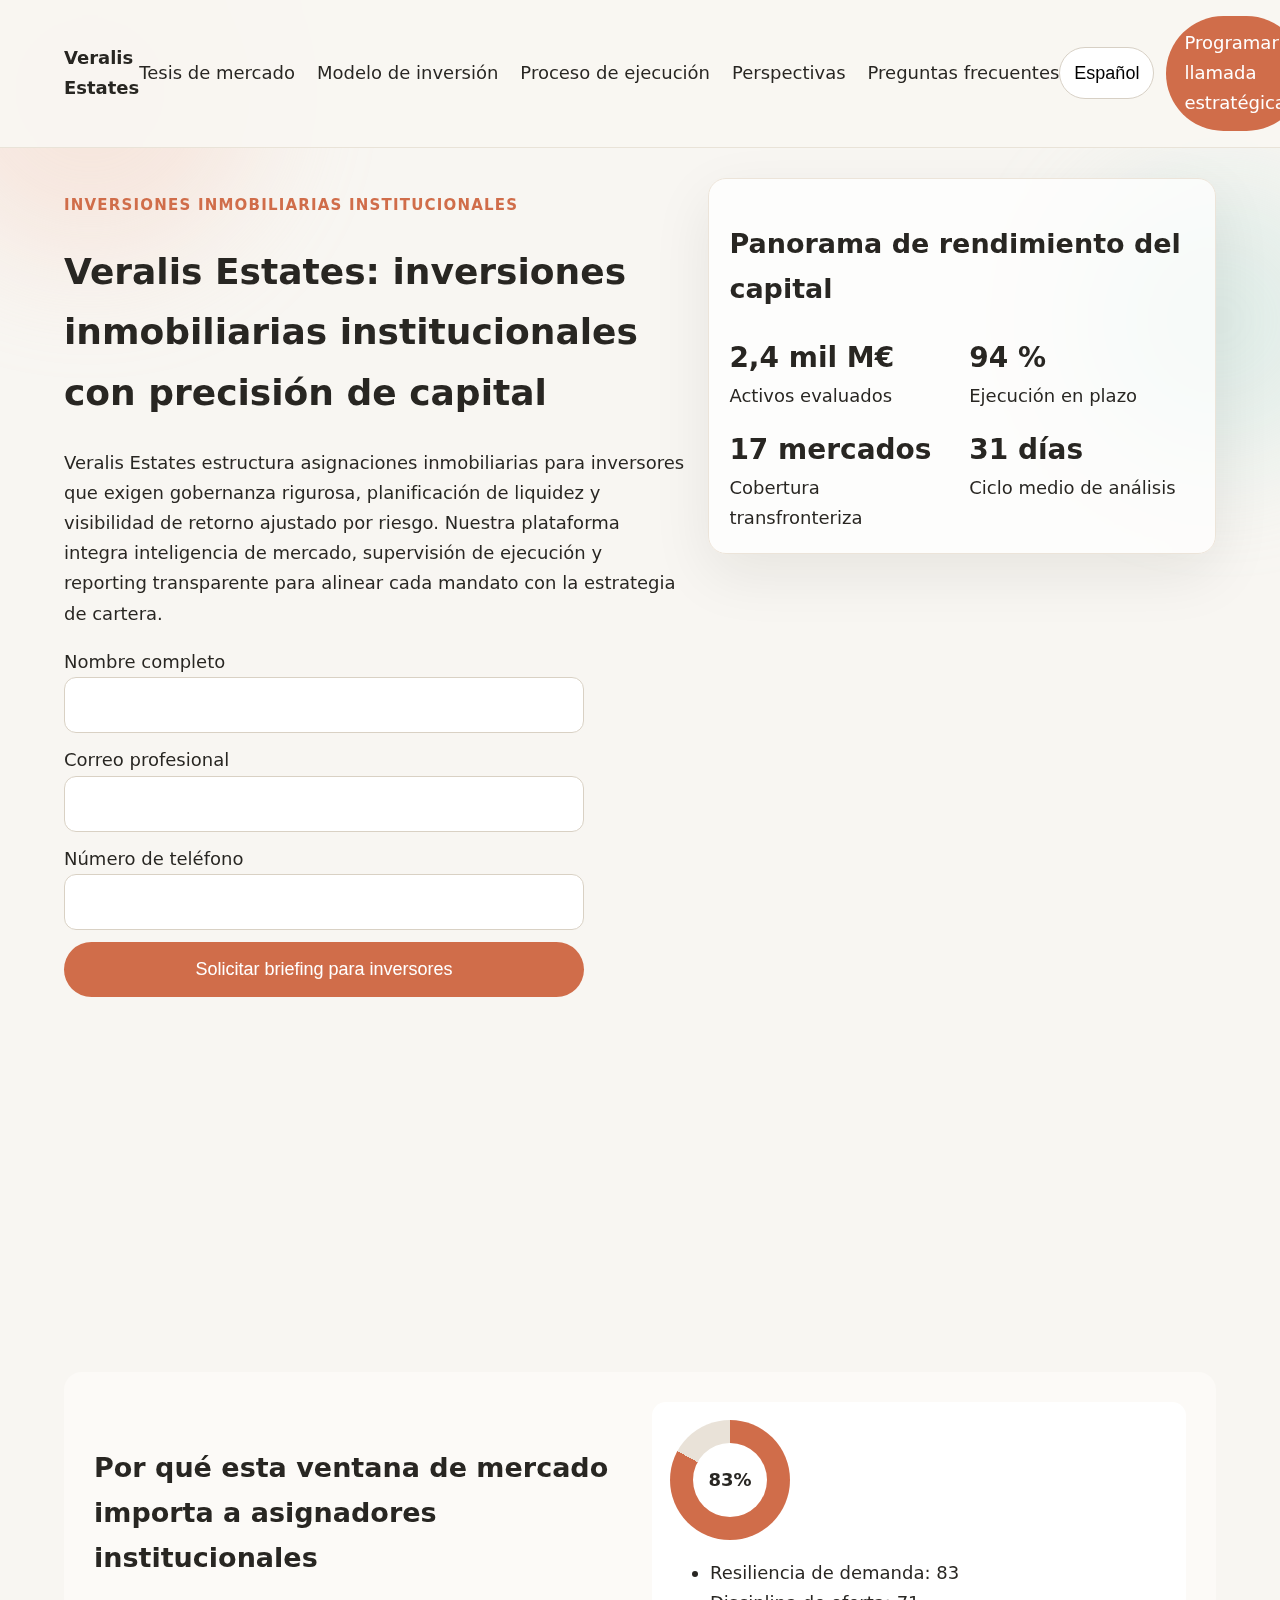
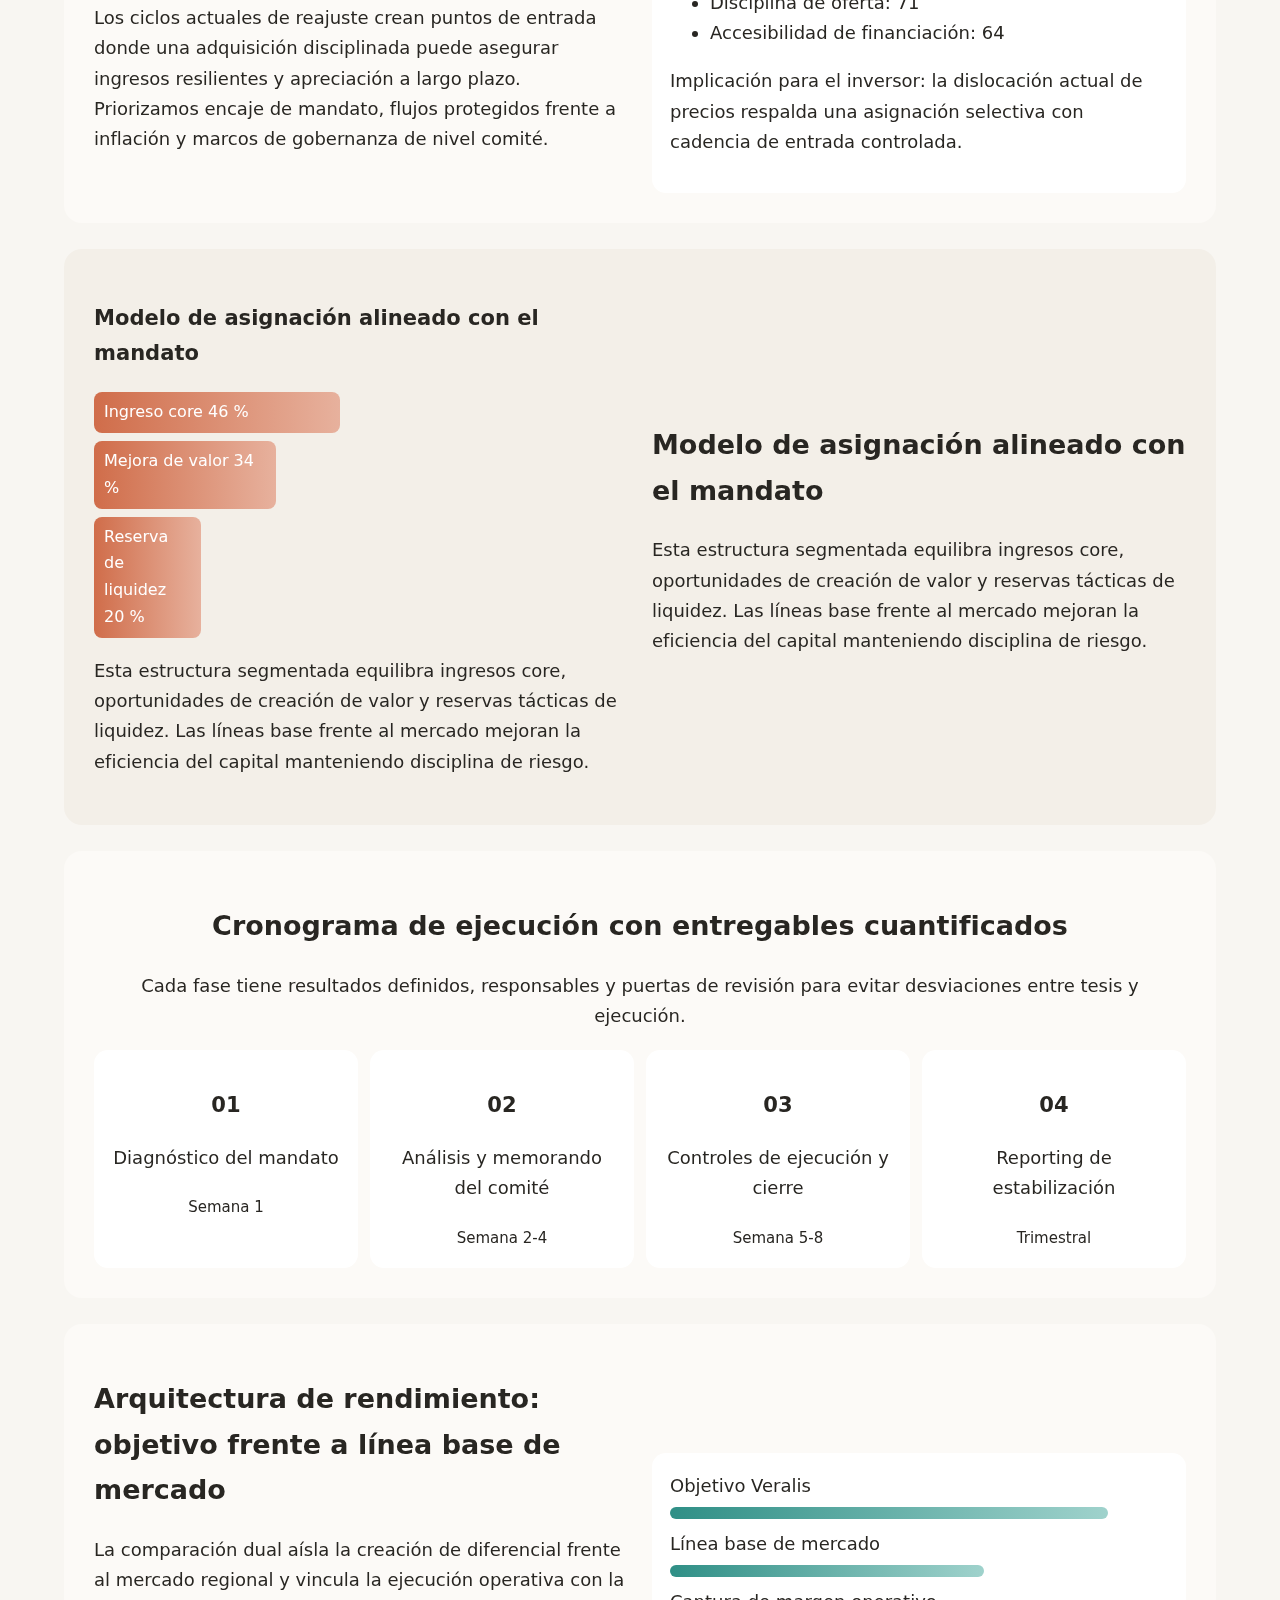
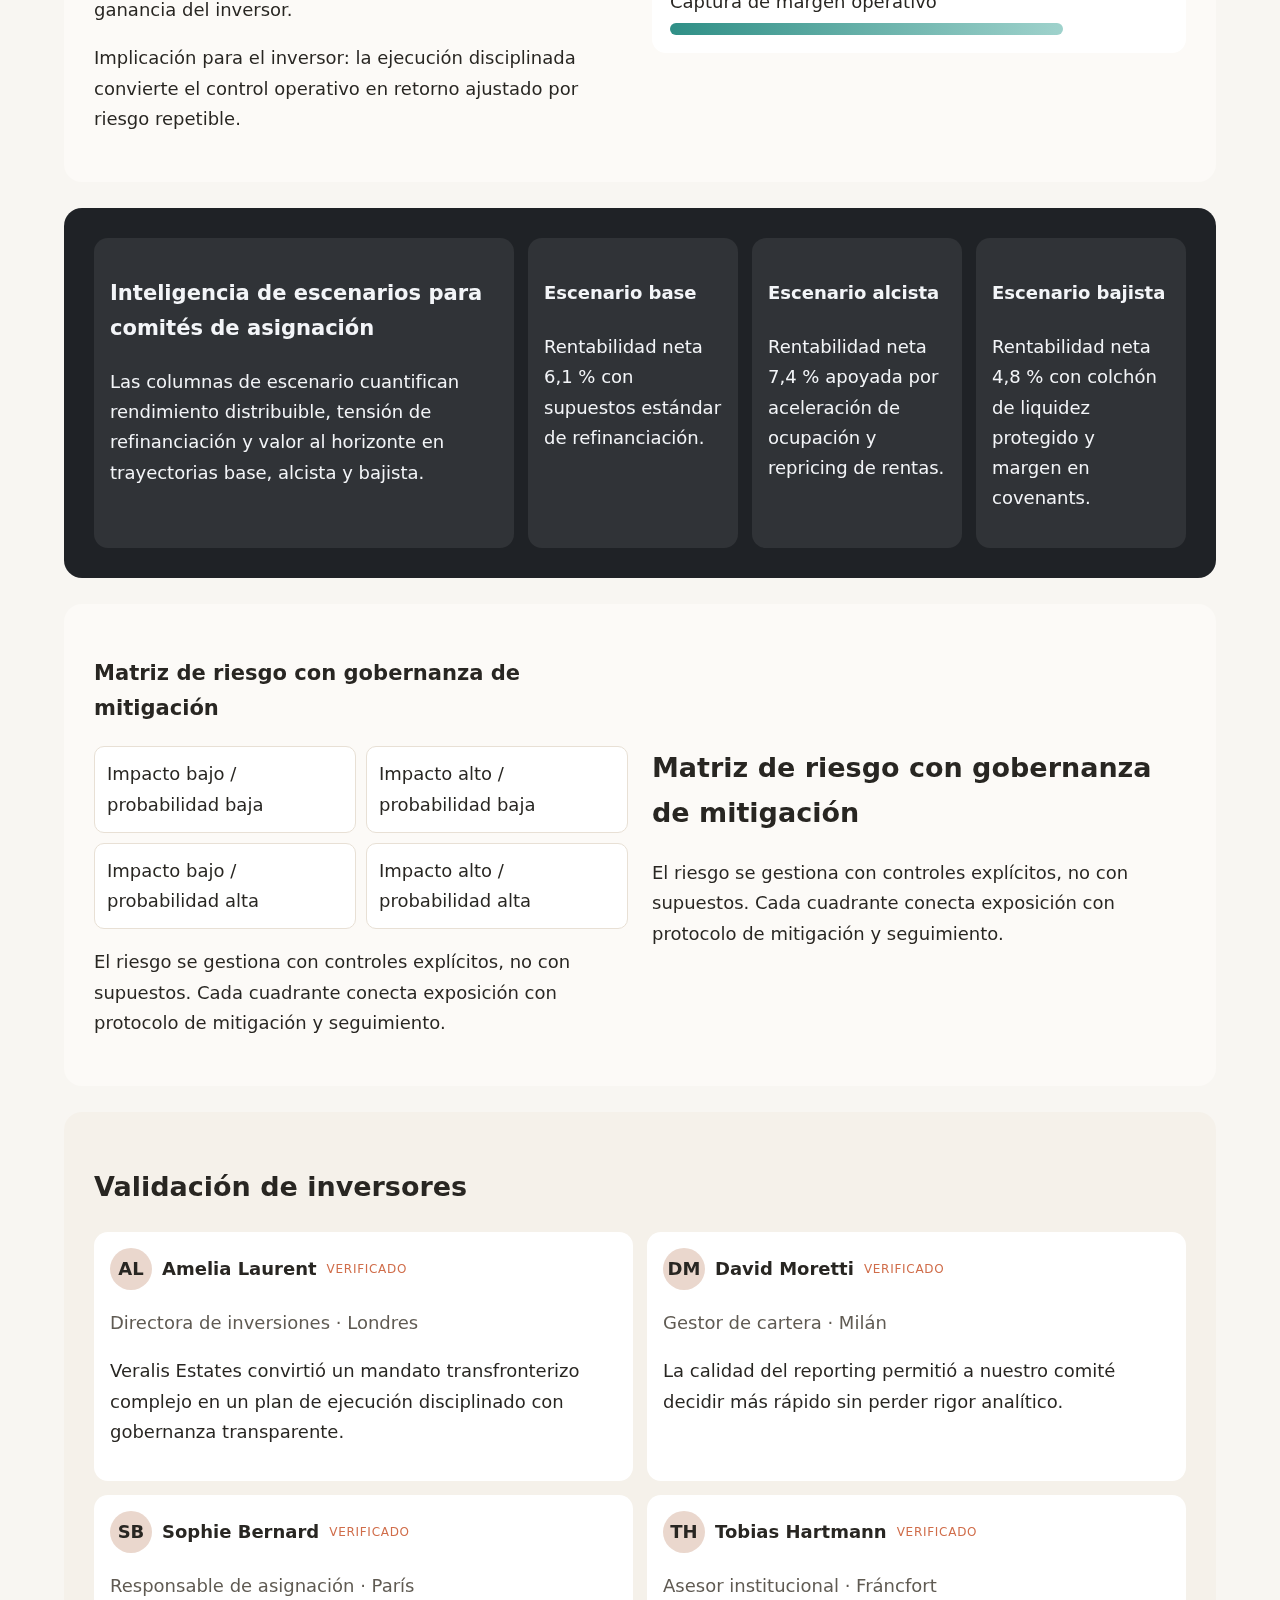
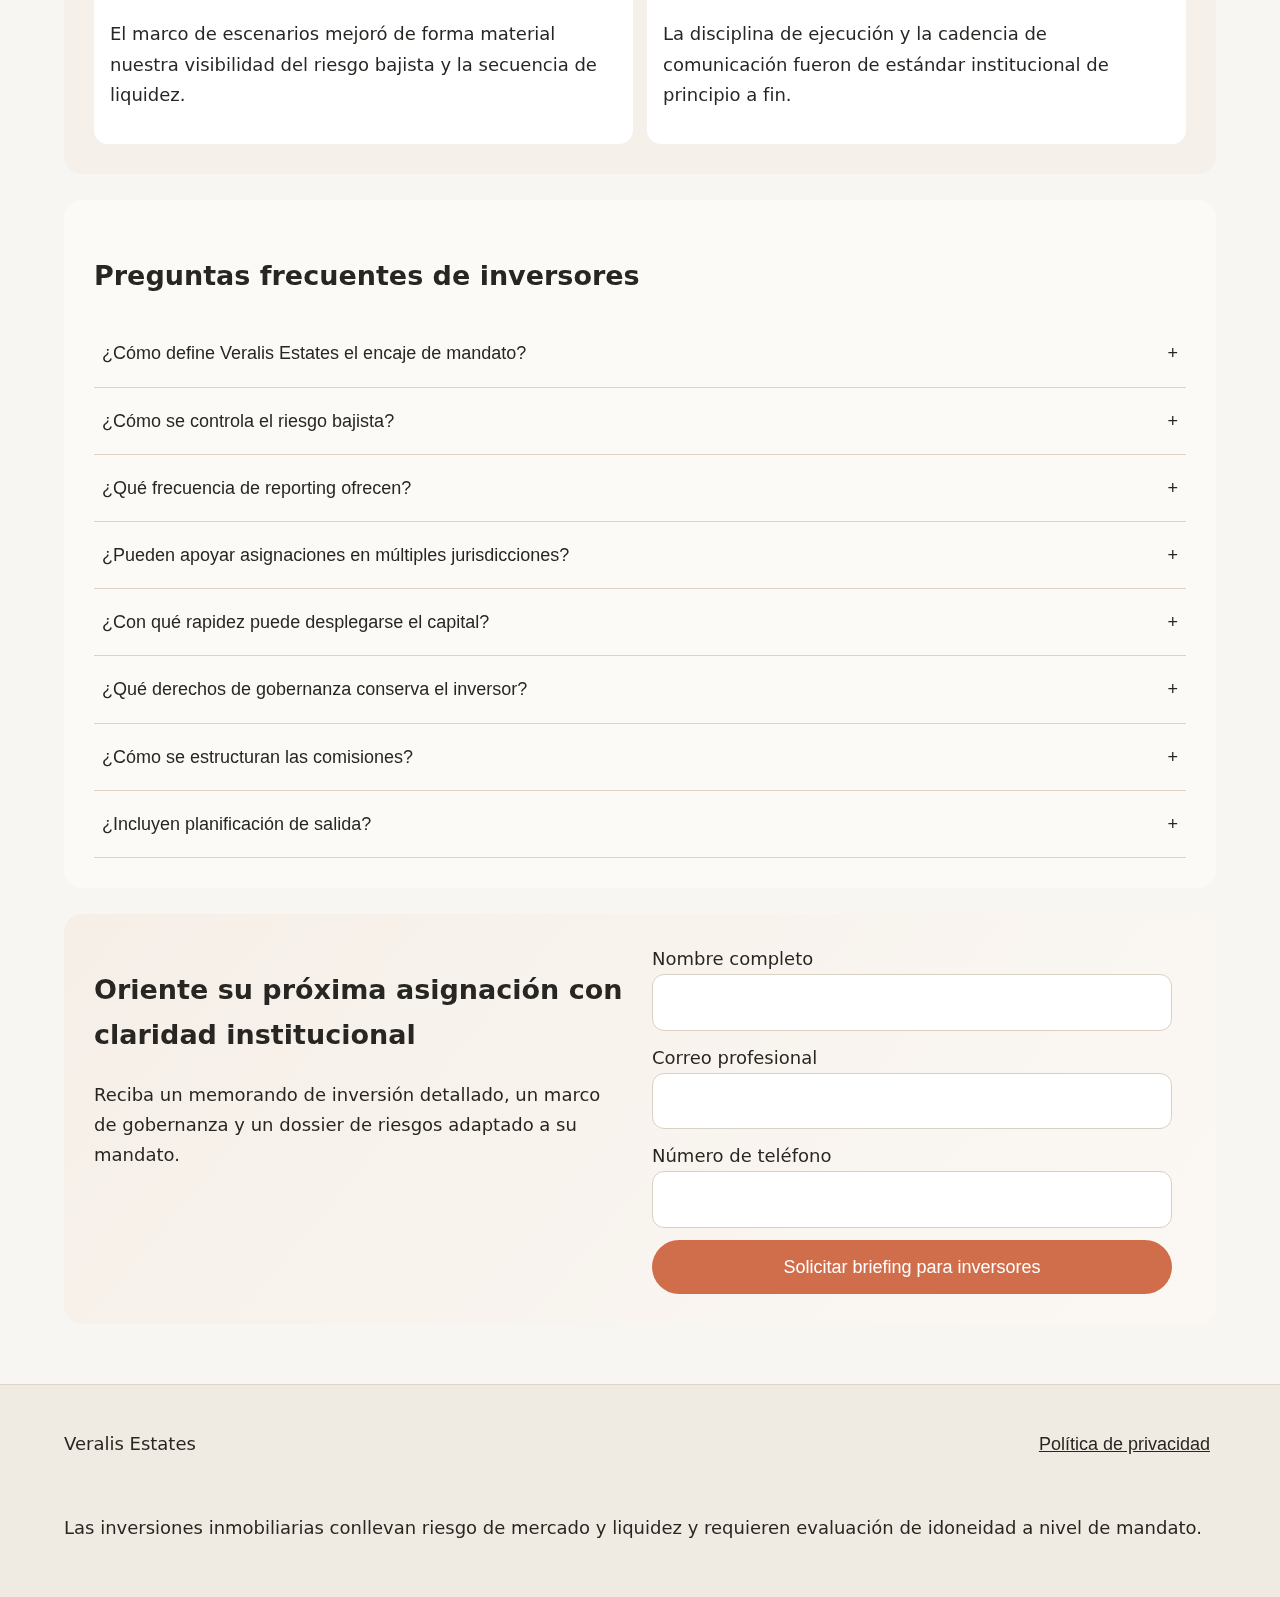
<file: es/index.html>
<!doctype html>
<html lang="es">
<head>
  <meta charset="utf-8" />
  <meta name="viewport" content="width=device-width, initial-scale=1" />
  <title>Veralis Estates | Inversiones inmobiliarias institucionales</title>
  <meta name="description" content="Veralis Estates ofrece estrategia inmobiliaria institucional con gobernanza, planificación de liquidez y reporting transparente." />
  <link rel="canonical" href="https://www.veralisestates.com/es/index.html" />
  <link rel="alternate" hreflang="en" href="https://www.veralisestates.com/index.html" />
  <link rel="alternate" hreflang="de" href="https://www.veralisestates.com/de/index.html" />
  <link rel="alternate" hreflang="fr" href="https://www.veralisestates.com/fr/index.html" />
  <link rel="alternate" hreflang="es" href="https://www.veralisestates.com/es/index.html" />
  <link rel="alternate" hreflang="it" href="https://www.veralisestates.com/it/index.html" />
  <link rel="alternate" hreflang="x-default" href="https://www.veralisestates.com/index.html" />
  <meta property="og:title" content="Veralis Estates | Inversiones inmobiliarias institucionales" />
  <meta property="og:description" content="Veralis Estates ofrece estrategia inmobiliaria institucional con gobernanza, planificación de liquidez y reporting transparente." />
  <meta property="og:type" content="website" />
  <meta property="og:url" content="https://www.veralisestates.com/es/index.html" />
  <meta property="og:locale" content="es_ES" />
  <meta name="twitter:card" content="summary_large_image" />
  <meta name="twitter:title" content="Veralis Estates | Inversiones inmobiliarias institucionales" />
  <meta name="twitter:description" content="Veralis Estates ofrece estrategia inmobiliaria institucional con gobernanza, planificación de liquidez y reporting transparente." />
  <link rel="stylesheet" href="../assets/style.css" />
  <script defer src="../assets/app.js"></script>
</head>
<body class="lang-es">
<div class="bg-orb orb-a"></div><div class="bg-orb orb-b"></div>
<header class="site-header"><div class="brand">Veralis Estates</div><nav class="top-nav" aria-label="Navegación principal"><a href="#market" class="nav-link">Tesis de mercado</a><a href="#model" class="nav-link">Modelo de inversión</a><a href="#process" class="nav-link">Proceso de ejecución</a><a href="#insights" class="nav-link">Perspectivas</a><a href="#faq" class="nav-link">Preguntas frecuentes</a></nav><div class="header-actions"><div class="lang-dropdown"><button class="lang-trigger" aria-haspopup="true" aria-expanded="false">Español</button><div class="lang-menu"><a href="../index.html" class="lang-item"><span class="flag-svg"><svg viewBox="0 0 60 40" aria-hidden="true"><rect width="60" height="40" fill="#012169"/><path d="M0 0l60 40M60 0L0 40" stroke="#fff" stroke-width="8"/><path d="M0 0l60 40M60 0L0 40" stroke="#C8102E" stroke-width="4"/><path d="M30 0v40M0 20h60" stroke="#fff" stroke-width="12"/><path d="M30 0v40M0 20h60" stroke="#C8102E" stroke-width="7"/></svg></span><span>English</span></a>
<a href="../de/index.html" class="lang-item"><span class="flag-svg"><svg viewBox="0 0 60 40" aria-hidden="true"><rect width="60" height="13.33" y="0" fill="#000"/><rect width="60" height="13.33" y="13.33" fill="#DD0000"/><rect width="60" height="13.34" y="26.66" fill="#FFCE00"/></svg></span><span>Deutsch</span></a>
<a href="../fr/index.html" class="lang-item"><span class="flag-svg"><svg viewBox="0 0 60 40" aria-hidden="true"><rect width="20" height="40" x="0" fill="#0055A4"/><rect width="20" height="40" x="20" fill="#fff"/><rect width="20" height="40" x="40" fill="#EF4135"/></svg></span><span>Français</span></a>
<a href="../es/index.html" class="lang-item"><span class="flag-svg"><svg viewBox="0 0 60 40" aria-hidden="true"><rect width="60" height="10" y="0" fill="#AA151B"/><rect width="60" height="20" y="10" fill="#F1BF00"/><rect width="60" height="10" y="30" fill="#AA151B"/></svg></span><span>Español</span></a>
<a href="../it/index.html" class="lang-item"><span class="flag-svg"><svg viewBox="0 0 60 40" aria-hidden="true"><rect width="20" height="40" x="0" fill="#009246"/><rect width="20" height="40" x="20" fill="#fff"/><rect width="20" height="40" x="40" fill="#CE2B37"/></svg></span><span>Italiano</span></a></div></div><a href="#lead" class="btn btn-primary">Programar llamada estratégica</a><button class="burger" aria-label="Menú" aria-expanded="false">☰</button></div></header>
<aside class="mobile-drawer" aria-hidden="true"><button class="drawer-close" aria-label="Cerrar">×</button><nav><a href="#market" class="nav-link">Tesis de mercado</a><a href="#model" class="nav-link">Modelo de inversión</a><a href="#process" class="nav-link">Proceso de ejecución</a><a href="#insights" class="nav-link">Perspectivas</a><a href="#faq" class="nav-link">Preguntas frecuentes</a></nav><div class="lang-menu mobile"><a href="../index.html" class="lang-item"><span class="flag-svg"><svg viewBox="0 0 60 40" aria-hidden="true"><rect width="60" height="40" fill="#012169"/><path d="M0 0l60 40M60 0L0 40" stroke="#fff" stroke-width="8"/><path d="M0 0l60 40M60 0L0 40" stroke="#C8102E" stroke-width="4"/><path d="M30 0v40M0 20h60" stroke="#fff" stroke-width="12"/><path d="M30 0v40M0 20h60" stroke="#C8102E" stroke-width="7"/></svg></span><span>English</span></a>
<a href="../de/index.html" class="lang-item"><span class="flag-svg"><svg viewBox="0 0 60 40" aria-hidden="true"><rect width="60" height="13.33" y="0" fill="#000"/><rect width="60" height="13.33" y="13.33" fill="#DD0000"/><rect width="60" height="13.34" y="26.66" fill="#FFCE00"/></svg></span><span>Deutsch</span></a>
<a href="../fr/index.html" class="lang-item"><span class="flag-svg"><svg viewBox="0 0 60 40" aria-hidden="true"><rect width="20" height="40" x="0" fill="#0055A4"/><rect width="20" height="40" x="20" fill="#fff"/><rect width="20" height="40" x="40" fill="#EF4135"/></svg></span><span>Français</span></a>
<a href="../es/index.html" class="lang-item"><span class="flag-svg"><svg viewBox="0 0 60 40" aria-hidden="true"><rect width="60" height="10" y="0" fill="#AA151B"/><rect width="60" height="20" y="10" fill="#F1BF00"/><rect width="60" height="10" y="30" fill="#AA151B"/></svg></span><span>Español</span></a>
<a href="../it/index.html" class="lang-item"><span class="flag-svg"><svg viewBox="0 0 60 40" aria-hidden="true"><rect width="20" height="40" x="0" fill="#009246"/><rect width="20" height="40" x="20" fill="#fff"/><rect width="20" height="40" x="40" fill="#CE2B37"/></svg></span><span>Italiano</span></a></div><a href="#lead" class="btn btn-primary">Programar llamada estratégica</a></aside><div class="drawer-backdrop"></div>
<main>
<section class="hero reveal"><div><p class="kicker">Inversiones inmobiliarias institucionales</p><h1>Veralis Estates: inversiones inmobiliarias institucionales con precisión de capital</h1><p>Veralis Estates estructura asignaciones inmobiliarias para inversores que exigen gobernanza rigurosa, planificación de liquidez y visibilidad de retorno ajustado por riesgo. Nuestra plataforma integra inteligencia de mercado, supervisión de ejecución y reporting transparente para alinear cada mandato con la estrategia de cartera.</p><form class="lead-form" id="lead"><label>Nombre completo<input type="text" name="name" required /></label><label>Correo profesional<input type="email" name="email" required /></label><label>Número de teléfono<input type="tel" name="phone" required /></label><button class="btn btn-primary" type="submit">Solicitar briefing para inversores</button></form></div><div class="glass-panel"><h2>Panorama de rendimiento del capital</h2><div class="kpi-grid"><div><strong>2,4 mil M€</strong><span>Activos evaluados</span></div><div><strong>94 %</strong><span>Ejecución en plazo</span></div><div><strong>17 mercados</strong><span>Cobertura transfronteriza</span></div><div><strong>31 días</strong><span>Ciclo medio de análisis</span></div></div></div></section>
<section class="kpi-strip reveal"><div class="kpi-hierarchy"><small>Diferencial alfa</small><h3>+340 bps</h3><p>Diferencial objetivo frente a línea base de mercado combinada con ritmo de despliegue controlado por gobernanza.</p><ul><li>Reserva de liquidez: 14 %</li><li>Colchón de cobertura de deuda: 1,6x</li><li>Horizonte medio de tenencia: 6,5 años</li></ul></div></section>
<section class="section split light" id="market"><div><h2>Por qué esta ventana de mercado importa a asignadores institucionales</h2><p>Los ciclos actuales de reajuste crean puntos de entrada donde una adquisición disciplinada puede asegurar ingresos resilientes y apreciación a largo plazo. Priorizamos encaje de mandato, flujos protegidos frente a inflación y marcos de gobernanza de nivel comité.</p></div><div class="chart radial"><div class="ring"><span>83%</span></div><ul><li>Resiliencia de demanda: 83</li><li>Disciplina de oferta: 71</li><li>Accesibilidad de financiación: 64</li></ul><p class="implication">Implicación para el inversor: la dislocación actual de precios respalda una asignación selectiva con cadencia de entrada controlada.</p></div></section>
<section class="section split alt" id="model"><div class="stacked-bar"><h3>Modelo de asignación alineado con el mandato</h3><div class="segments"><span style="--w:46%">Ingreso core 46 %</span><span style="--w:34%">Mejora de valor 34 %</span><span style="--w:20%">Reserva de liquidez 20 %</span></div><p>Esta estructura segmentada equilibra ingresos core, oportunidades de creación de valor y reservas tácticas de liquidez. Las líneas base frente al mercado mejoran la eficiencia del capital manteniendo disciplina de riesgo.</p></div><div><h2>Modelo de asignación alineado con el mandato</h2><p>Esta estructura segmentada equilibra ingresos core, oportunidades de creación de valor y reservas tácticas de liquidez. Las líneas base frente al mercado mejoran la eficiencia del capital manteniendo disciplina de riesgo.</p></div></section>
<section class="section centered" id="process"><h2>Cronograma de ejecución con entregables cuantificados</h2><p>Cada fase tiene resultados definidos, responsables y puertas de revisión para evitar desviaciones entre tesis y ejecución.</p><div class="timeline"><article><h3>01</h3><p>Diagnóstico del mandato</p><small>Semana 1</small></article><article><h3>02</h3><p>Análisis y memorando del comité</p><small>Semana 2-4</small></article><article><h3>03</h3><p>Controles de ejecución y cierre</p><small>Semana 5-8</small></article><article><h3>04</h3><p>Reporting de estabilización</p><small>Trimestral</small></article></div></section>
<section class="section split" id="metrics"><div><h2>Arquitectura de rendimiento: objetivo frente a línea base de mercado</h2><p>La comparación dual aísla la creación de diferencial frente al mercado regional y vincula la ejecución operativa con la ganancia del inversor.</p><p class="implication">Implicación para el inversor: la ejecución disciplinada convierte el control operativo en retorno ajustado por riesgo repetible.</p></div><div class="dual-bars"><div><span>Objetivo Veralis</span><i style="--w:88%"></i></div><div><span>Línea base de mercado</span><i style="--w:63%"></i></div><div><span>Captura de margen operativo</span><i style="--w:79%"></i></div></div></section>
<section class="section grid-3 dark" id="insights"><article><h3>Inteligencia de escenarios para comités de asignación</h3><p>Las columnas de escenario cuantifican rendimiento distribuible, tensión de refinanciación y valor al horizonte en trayectorias base, alcista y bajista.</p></article><article><h4>Escenario base</h4><p>Rentabilidad neta 6,1 % con supuestos estándar de refinanciación.</p></article><article><h4>Escenario alcista</h4><p>Rentabilidad neta 7,4 % apoyada por aceleración de ocupación y repricing de rentas.</p></article><article><h4>Escenario bajista</h4><p>Rentabilidad neta 4,8 % con colchón de liquidez protegido y margen en covenants.</p></article></section>
<section class="section split risk"><div class="risk-matrix"><h3>Matriz de riesgo con gobernanza de mitigación</h3><div class="matrix"><span>Impacto bajo / probabilidad baja</span><span>Impacto alto / probabilidad baja</span><span>Impacto bajo / probabilidad alta</span><span>Impacto alto / probabilidad alta</span></div><p>El riesgo se gestiona con controles explícitos, no con supuestos. Cada cuadrante conecta exposición con protocolo de mitigación y seguimiento.</p></div><div><h2>Matriz de riesgo con gobernanza de mitigación</h2><p>El riesgo se gestiona con controles explícitos, no con supuestos. Cada cuadrante conecta exposición con protocolo de mitigación y seguimiento.</p></div></section>
<section class="section reviews"><h2>Validación de inversores</h2><div class="review-grid"><article class="review-card"><div class="review-head"><div class="avatar">AL</div><div class="who"><strong>Amelia Laurent</strong><span class="verified">VERIFICADO</span></div></div><p class="role">Directora de inversiones · Londres</p><p>Veralis Estates convirtió un mandato transfronterizo complejo en un plan de ejecución disciplinado con gobernanza transparente.</p></article><article class="review-card"><div class="review-head"><div class="avatar">DM</div><div class="who"><strong>David Moretti</strong><span class="verified">VERIFICADO</span></div></div><p class="role">Gestor de cartera · Milán</p><p>La calidad del reporting permitió a nuestro comité decidir más rápido sin perder rigor analítico.</p></article><article class="review-card"><div class="review-head"><div class="avatar">SB</div><div class="who"><strong>Sophie Bernard</strong><span class="verified">VERIFICADO</span></div></div><p class="role">Responsable de asignación · París</p><p>El marco de escenarios mejoró de forma material nuestra visibilidad del riesgo bajista y la secuencia de liquidez.</p></article><article class="review-card"><div class="review-head"><div class="avatar">TH</div><div class="who"><strong>Tobias Hartmann</strong><span class="verified">VERIFICADO</span></div></div><p class="role">Asesor institucional · Fráncfort</p><p>La disciplina de ejecución y la cadencia de comunicación fueron de estándar institucional de principio a fin.</p></article></div></section>
<section class="section faq" id="faq"><h2>Preguntas frecuentes de inversores</h2><article class="faq-item"><button class="faq-q" aria-expanded="false"><span>¿Cómo define Veralis Estates el encaje de mandato?</span><span class="faq-icon">+</span></button><div class="faq-a"><p>Alineamos cada oportunidad con duración objetivo, tolerancia de liquidez, límites sectoriales y obligaciones de reporting antes del análisis.</p></div></article><article class="faq-item"><button class="faq-q" aria-expanded="false"><span>¿Cómo se controla el riesgo bajista?</span><span class="faq-icon">+</span></button><div class="faq-a"><p>Cada operación se prueba con escenarios de tipos, ocupación y salida. Los límites de exposición y covenants se fijan antes de invertir.</p></div></article><article class="faq-item"><button class="faq-q" aria-expanded="false"><span>¿Qué frecuencia de reporting ofrecen?</span><span class="faq-icon">+</span></button><div class="faq-a"><p>Los inversores reciben seguimiento operativo mensual, revisión de valoración trimestral y actualización estratégica anual.</p></div></article><article class="faq-item"><button class="faq-q" aria-expanded="false"><span>¿Pueden apoyar asignaciones en múltiples jurisdicciones?</span><span class="faq-icon">+</span></button><div class="faq-a"><p>Sí. Nuestro modelo integra asesores legales locales, especialistas fiscales y puntos de control de cumplimiento en los mercados cubiertos.</p></div></article><article class="faq-item"><button class="faq-q" aria-expanded="false"><span>¿Con qué rapidez puede desplegarse el capital?</span><span class="faq-icon">+</span></button><div class="faq-a"><p>Las ventanas típicas van de 30 a 120 días según complejidad del mandato y aprobaciones jurisdiccionales.</p></div></article><article class="faq-item"><button class="faq-q" aria-expanded="false"><span>¿Qué derechos de gobernanza conserva el inversor?</span><span class="faq-icon">+</span></button><div class="faq-a"><p>Se mantienen derechos de aprobación sobre umbrales de ticket, refinanciaciones y cambios materiales del plan de negocio.</p></div></article><article class="faq-item"><button class="faq-q" aria-expanded="false"><span>¿Cómo se estructuran las comisiones?</span><span class="faq-icon">+</span></button><div class="faq-a"><p>La arquitectura de comisiones se divulga al inicio separando adquisición, gestión de activos y componente por desempeño.</p></div></article><article class="faq-item"><button class="faq-q" aria-expanded="false"><span>¿Incluyen planificación de salida?</span><span class="faq-icon">+</span></button><div class="faq-a"><p>Sí. Las rutas de salida se modelan desde el primer día con disparadores de valoración, mapeo de compradores y alternativas de calendario.</p></div></article></section>
<section class="section final-cta"><div><h2>Oriente su próxima asignación con claridad institucional</h2><p>Reciba un memorando de inversión detallado, un marco de gobernanza y un dossier de riesgos adaptado a su mandato.</p></div><form class="lead-form"><label>Nombre completo<input type="text" required /></label><label>Correo profesional<input type="email" required /></label><label>Número de teléfono<input type="tel" required /></label><button class="btn btn-primary" type="submit">Solicitar briefing para inversores</button></form></section>
</main>
<footer><p>Veralis Estates</p><button class="privacy-open">Política de privacidad</button><p>Las inversiones inmobiliarias conllevan riesgo de mercado y liquidez y requieren evaluación de idoneidad a nivel de mandato.</p></footer>
<div class="modal" aria-hidden="true" role="dialog" aria-modal="true"><div class="modal-card"><button class="modal-x" aria-label="Cerrar">×</button><h2>Política de privacidad</h2><div class="modal-body"><h3>Introducción</h3><p>Veralis Estates procesa datos de inversores para evaluar idoneidad, gestionar comunicaciones y cumplir obligaciones regulatorias.</p><h3>Recopilación de datos</h3><p>Recopilamos datos de identificación, contacto profesional, señales de preferencia de inversión y registros de comunicación para due diligence.</p><h3>Base legal</h3><p>El tratamiento se basa en interés legítimo, necesidad contractual y obligaciones legales aplicables a comunicaciones de inversión.</p><h3>Cookies</h3><p>Utilizamos cookies esenciales y analíticas para mejorar la experiencia, medir rendimiento y optimizar recorridos de inversores.</p><h3>Conservación</h3><p>Los registros se conservan solo durante los periodos exigidos por regulación, auditoría y continuidad operativa legítima.</p><h3>Compartición con terceros</h3><p>Los datos pueden compartirse con socios legales, fiscales, de cumplimiento y tecnológicos bajo controles de confidencialidad.</p><h3>Seguridad</h3><p>Aplicamos cifrado, control de acceso por roles, registro de actividad y revisiones periódicas de seguridad para proteger la información.</p><h3>Derechos del usuario</h3><p>Puede solicitar acceso, rectificación, eliminación, limitación, oposición y portabilidad según la normativa aplicable.</p><h3>Transferencias internacionales</h3><p>Las transferencias transfronterizas siguen salvaguardas contractuales y mecanismos de adecuación cuando corresponde.</p><h3>Divulgación de riesgos del sector</h3><p>Las inversiones inmobiliarias implican riesgo de mercado, liquidez, financiación y ejecución; el desempeño pasado no garantiza resultados futuros.</p><h3>Contacto</h3><p>Para solicitudes de privacidad: privacy@veralisestates.com.</p></div><div class="modal-footer"><button class="modal-close btn">Cerrar</button></div></div></div>
<script type="application/ld+json">{"@context":"https://schema.org","@graph":[{"@type":"Organization","name":"Veralis Estates","url":"https://www.veralisestates.com/"},{"@type":"WebSite","name":"Veralis Estates","url":"https://www.veralisestates.com/es/index.html"},{"@type":"FAQPage","mainEntity":[{"@type":"Question","name":"¿Cómo define Veralis Estates el encaje de mandato?","acceptedAnswer":{"@type":"Answer","text":"Alineamos cada oportunidad con duración objetivo, tolerancia de liquidez, límites sectoriales y obligaciones de reporting antes del análisis."}},{"@type":"Question","name":"¿Cómo se controla el riesgo bajista?","acceptedAnswer":{"@type":"Answer","text":"Cada operación se prueba con escenarios de tipos, ocupación y salida. Los límites de exposición y covenants se fijan antes de invertir."}},{"@type":"Question","name":"¿Qué frecuencia de reporting ofrecen?","acceptedAnswer":{"@type":"Answer","text":"Los inversores reciben seguimiento operativo mensual, revisión de valoración trimestral y actualización estratégica anual."}},{"@type":"Question","name":"¿Pueden apoyar asignaciones en múltiples jurisdicciones?","acceptedAnswer":{"@type":"Answer","text":"Sí. Nuestro modelo integra asesores legales locales, especialistas fiscales y puntos de control de cumplimiento en los mercados cubiertos."}},{"@type":"Question","name":"¿Con qué rapidez puede desplegarse el capital?","acceptedAnswer":{"@type":"Answer","text":"Las ventanas típicas van de 30 a 120 días según complejidad del mandato y aprobaciones jurisdiccionales."}},{"@type":"Question","name":"¿Qué derechos de gobernanza conserva el inversor?","acceptedAnswer":{"@type":"Answer","text":"Se mantienen derechos de aprobación sobre umbrales de ticket, refinanciaciones y cambios materiales del plan de negocio."}},{"@type":"Question","name":"¿Cómo se estructuran las comisiones?","acceptedAnswer":{"@type":"Answer","text":"La arquitectura de comisiones se divulga al inicio separando adquisición, gestión de activos y componente por desempeño."}},{"@type":"Question","name":"¿Incluyen planificación de salida?","acceptedAnswer":{"@type":"Answer","text":"Sí. Las rutas de salida se modelan desde el primer día con disparadores de valoración, mapeo de compradores y alternativas de calendario."}}]},{"@type":"Review","reviewBody":"Veralis Estates convirtió un mandato transfronterizo complejo en un plan de ejecución disciplinado con gobernanza transparente.","author":{"@type":"Person","name":"Amelia Laurent"},"itemReviewed":{"@type":"Organization","name":"Veralis Estates"}}]}</script>
</body></html>
</file>
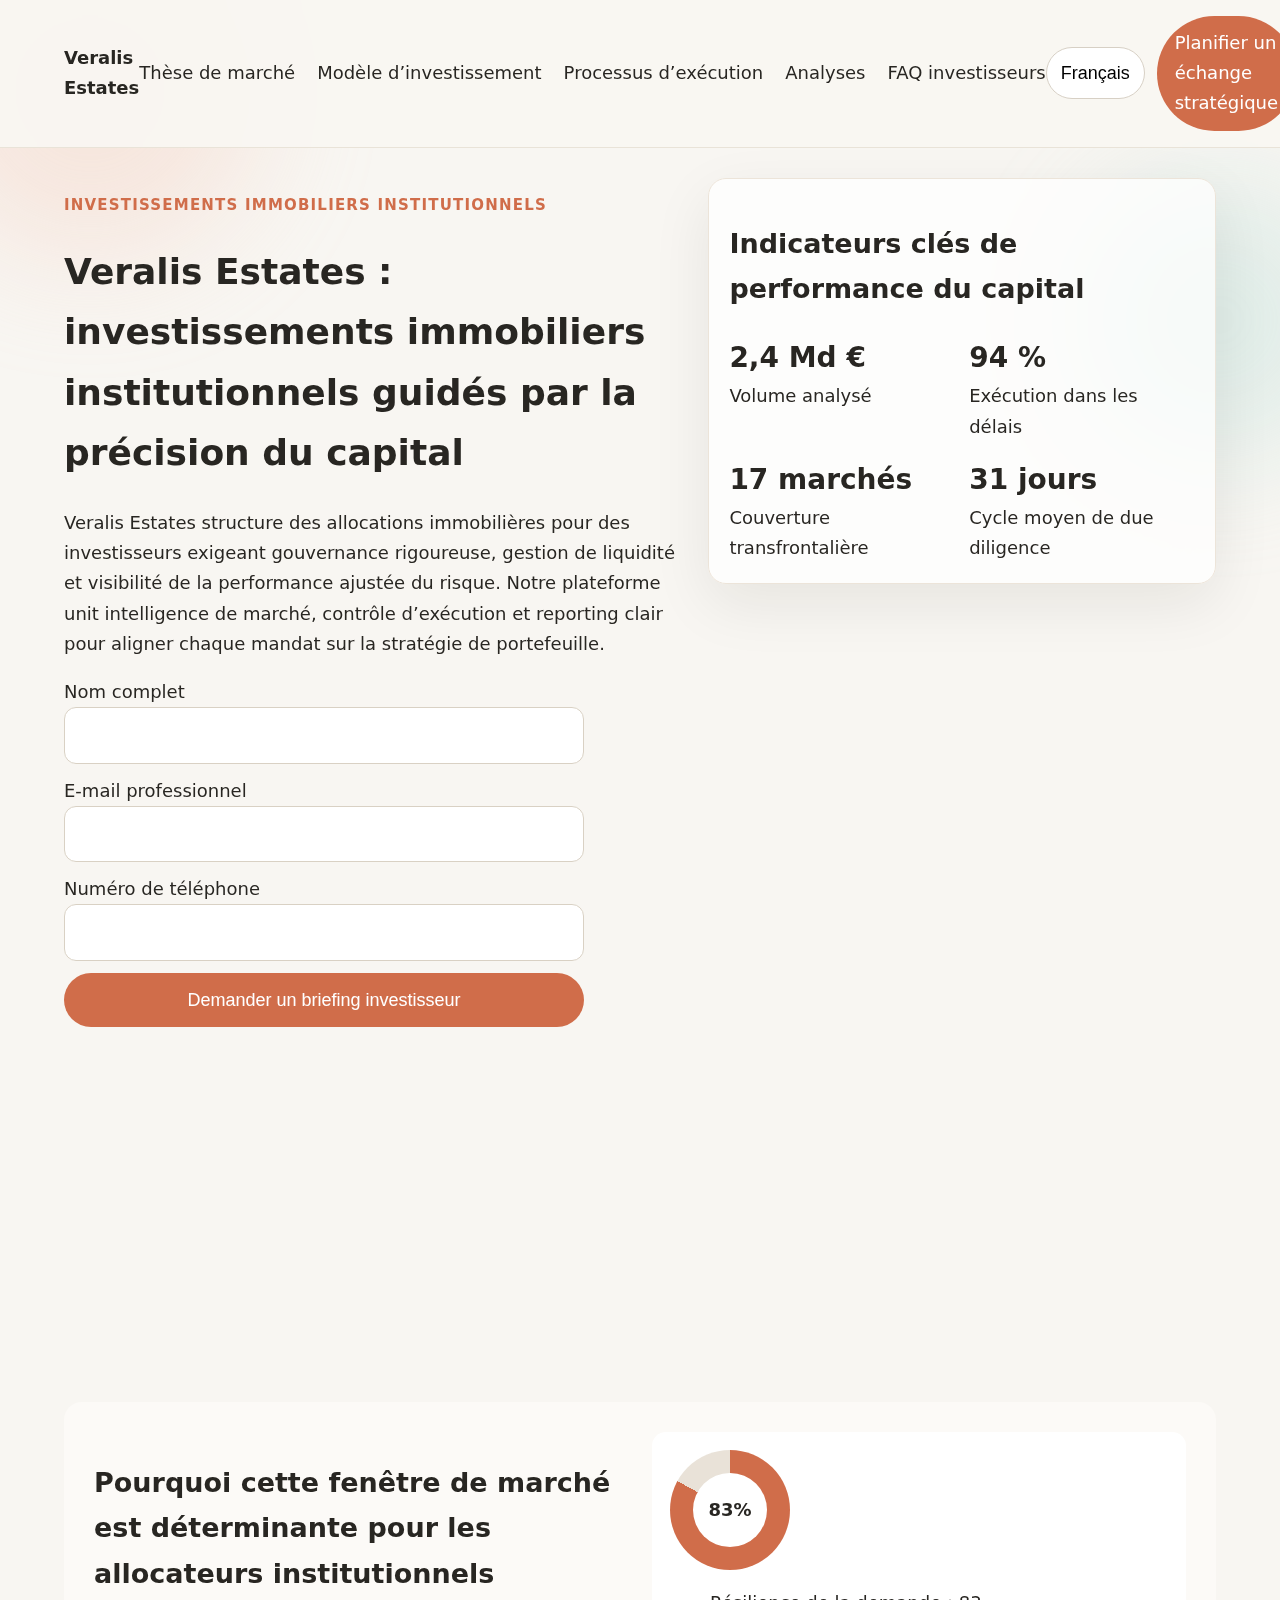
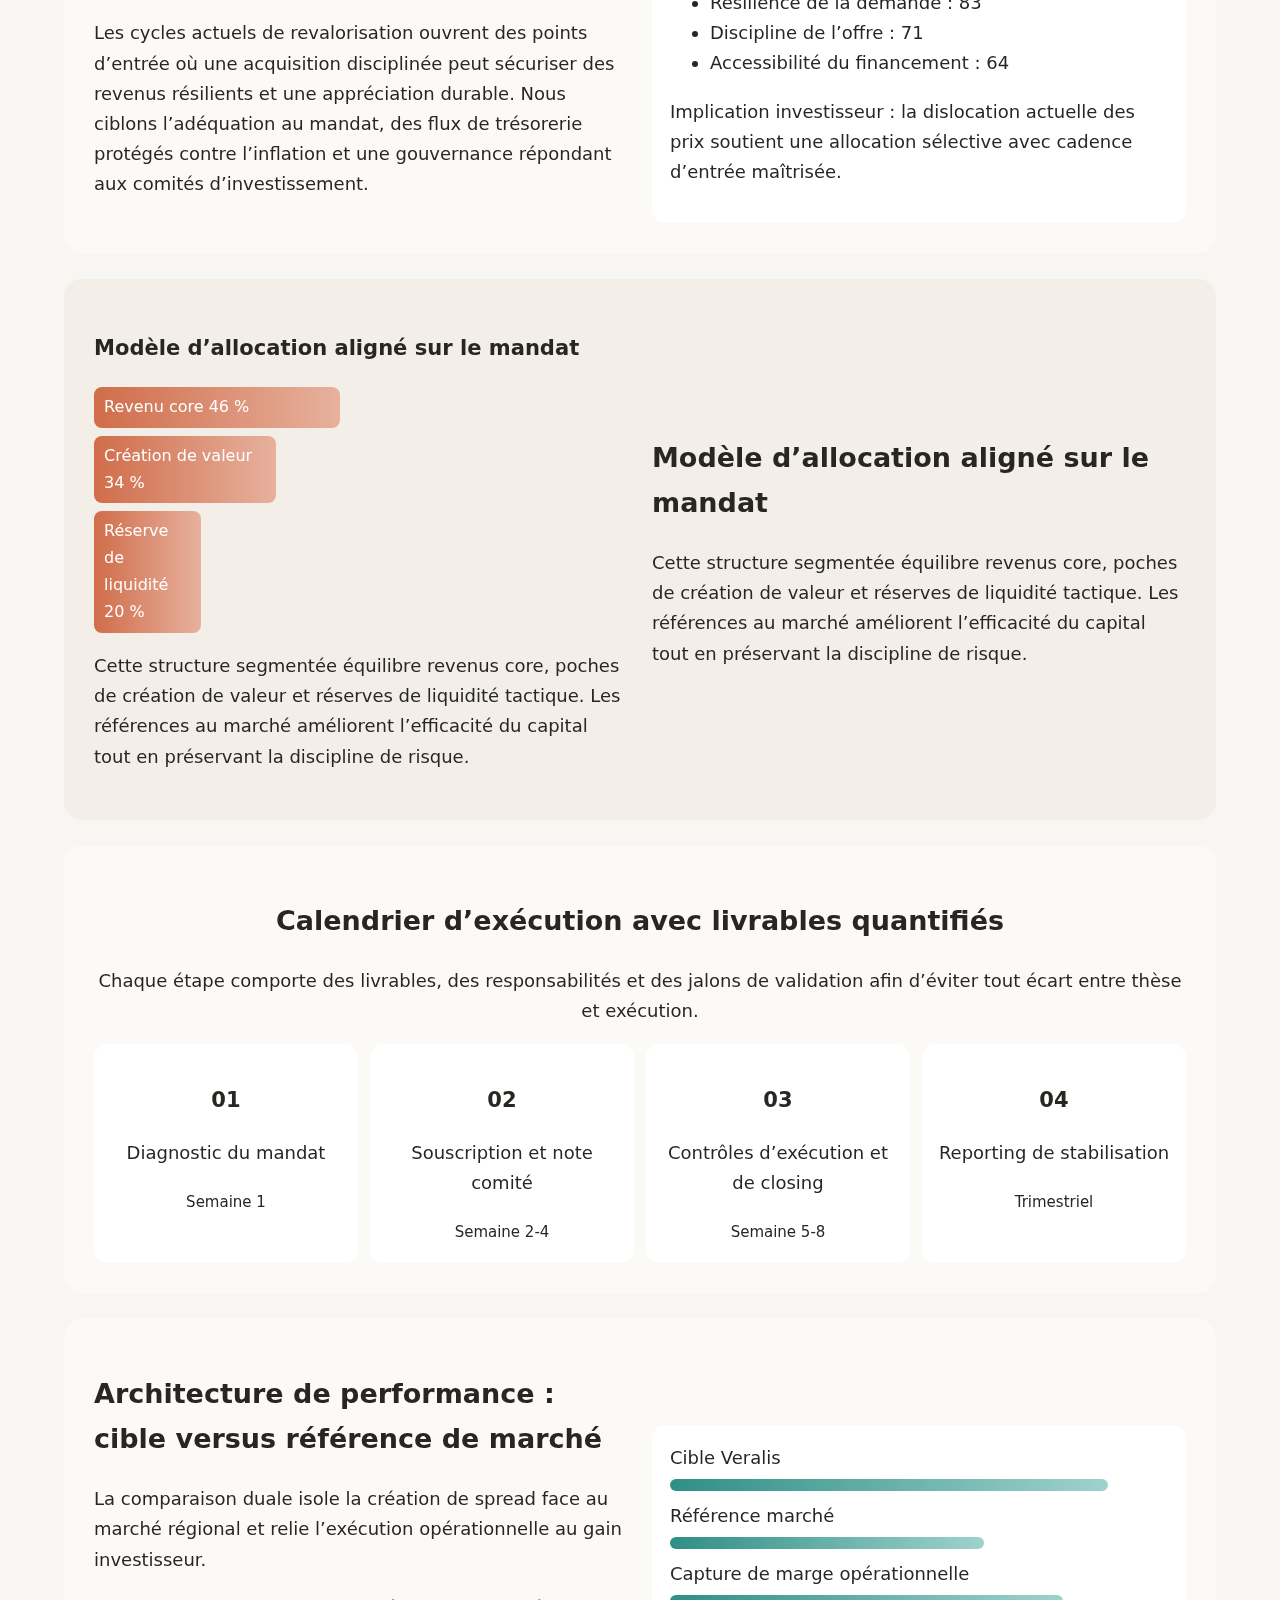
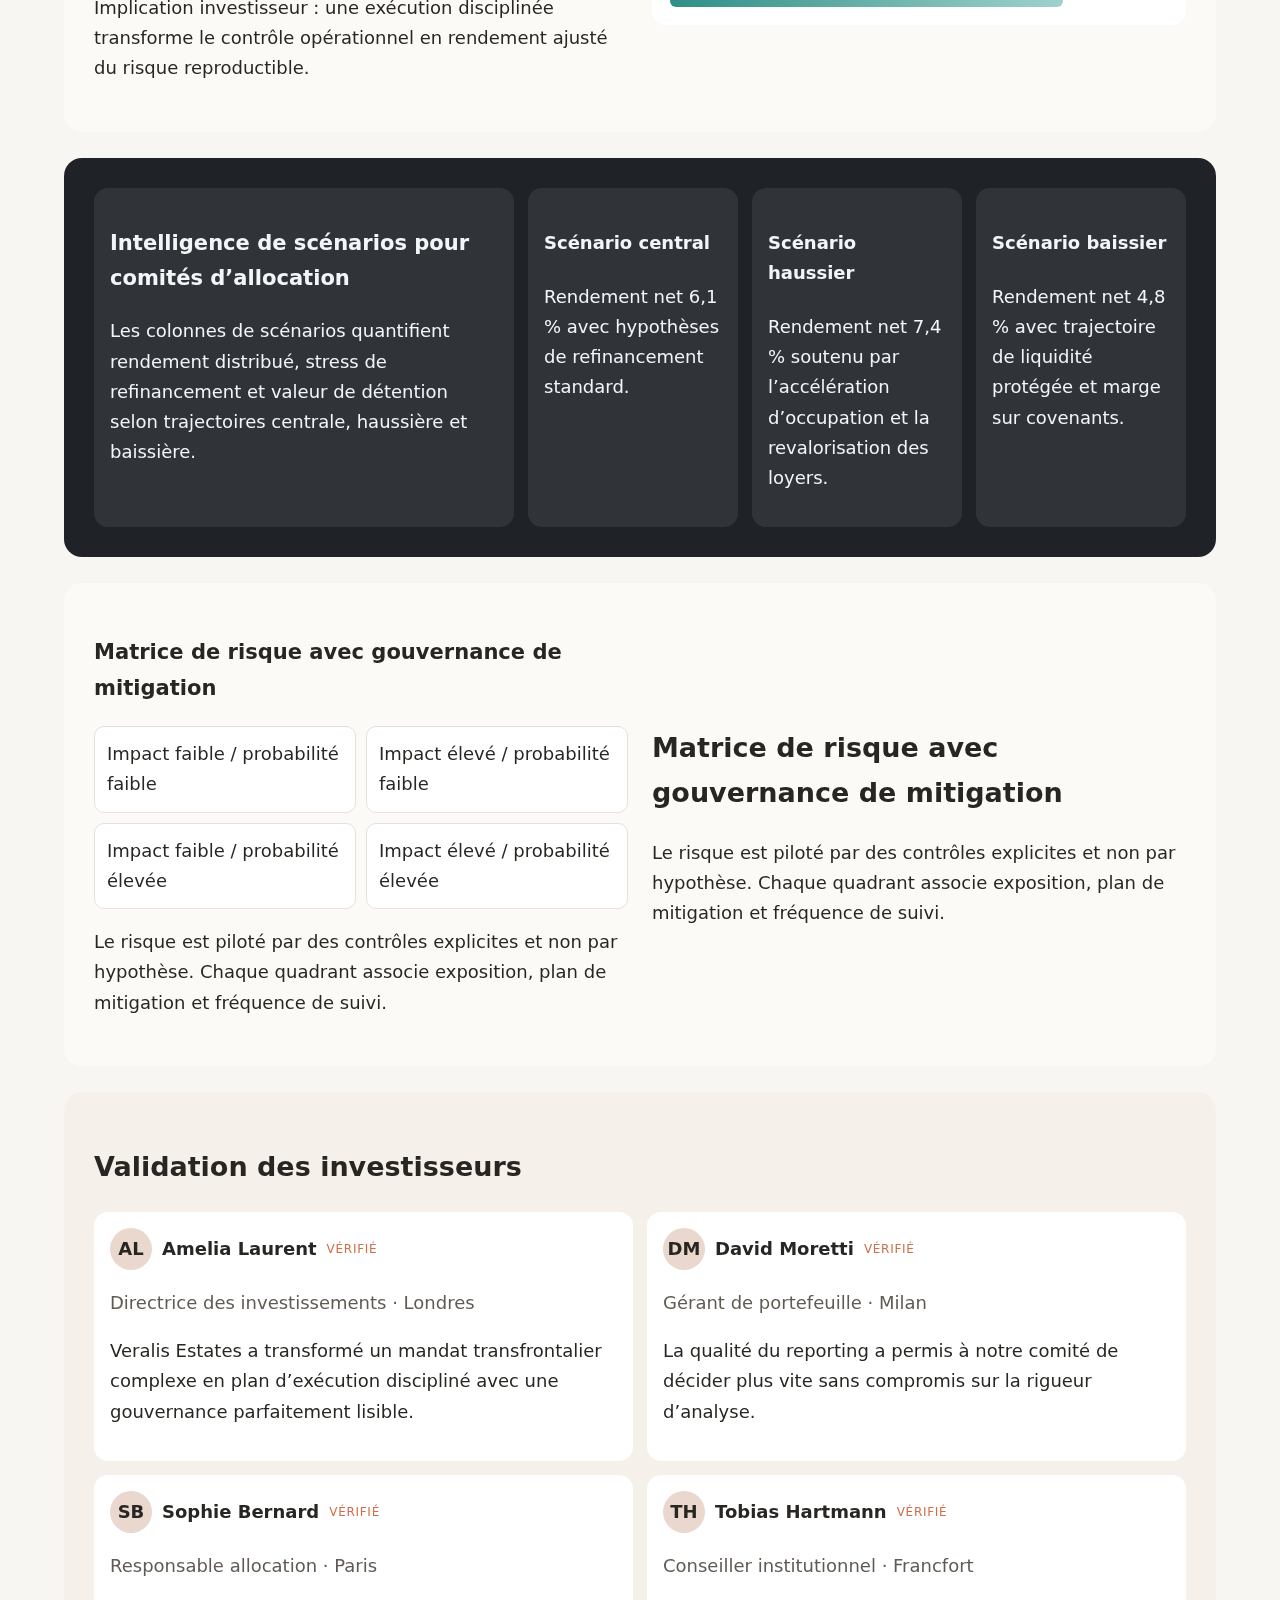
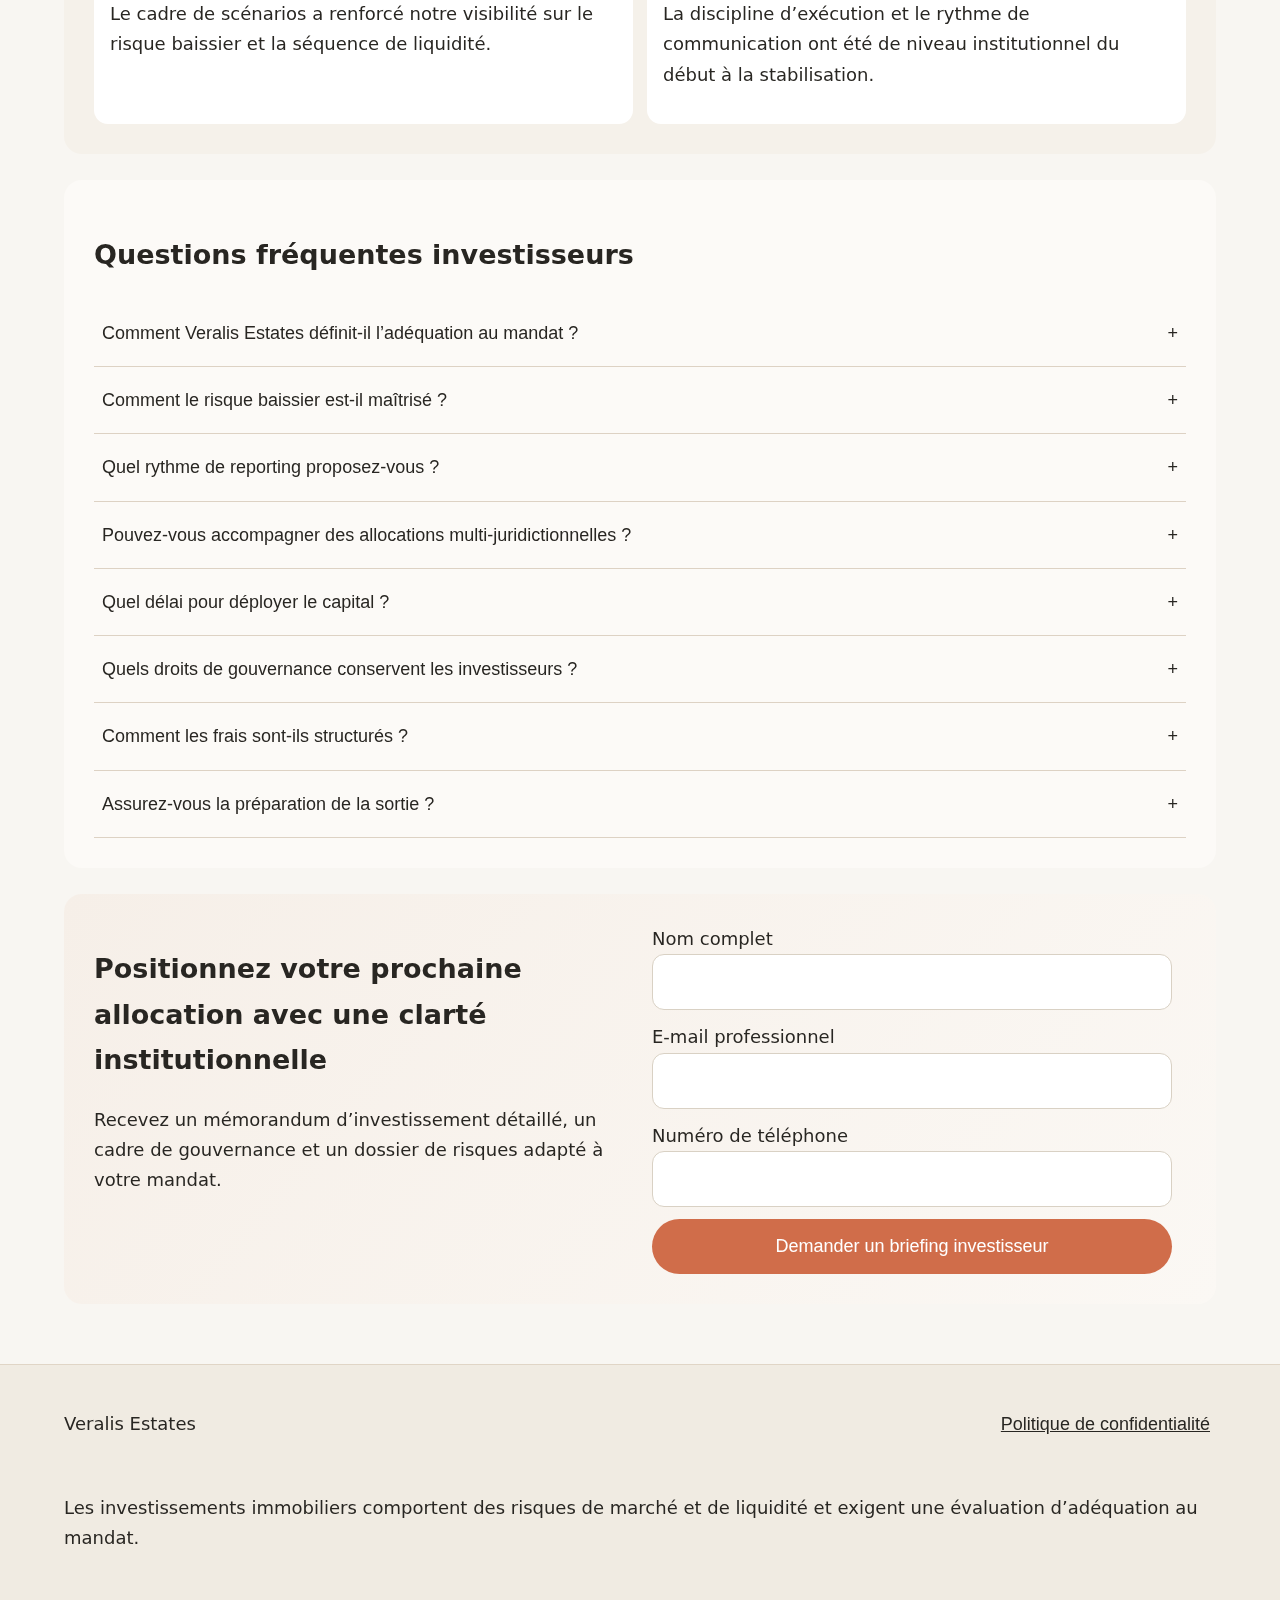
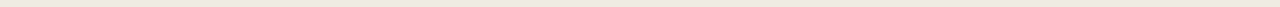
<file: fr/index.html>
<!doctype html>
<html lang="fr">
<head>
  <meta charset="utf-8" />
  <meta name="viewport" content="width=device-width, initial-scale=1" />
  <title>Veralis Estates | Investissements immobiliers institutionnels</title>
  <meta name="description" content="Veralis Estates propose une stratégie immobilière institutionnelle avec gouvernance, pilotage de liquidité et reporting transparent." />
  <link rel="canonical" href="https://www.veralisestates.com/fr/index.html" />
  <link rel="alternate" hreflang="en" href="https://www.veralisestates.com/index.html" />
  <link rel="alternate" hreflang="de" href="https://www.veralisestates.com/de/index.html" />
  <link rel="alternate" hreflang="fr" href="https://www.veralisestates.com/fr/index.html" />
  <link rel="alternate" hreflang="es" href="https://www.veralisestates.com/es/index.html" />
  <link rel="alternate" hreflang="it" href="https://www.veralisestates.com/it/index.html" />
  <link rel="alternate" hreflang="x-default" href="https://www.veralisestates.com/index.html" />
  <meta property="og:title" content="Veralis Estates | Investissements immobiliers institutionnels" />
  <meta property="og:description" content="Veralis Estates propose une stratégie immobilière institutionnelle avec gouvernance, pilotage de liquidité et reporting transparent." />
  <meta property="og:type" content="website" />
  <meta property="og:url" content="https://www.veralisestates.com/fr/index.html" />
  <meta property="og:locale" content="fr_FR" />
  <meta name="twitter:card" content="summary_large_image" />
  <meta name="twitter:title" content="Veralis Estates | Investissements immobiliers institutionnels" />
  <meta name="twitter:description" content="Veralis Estates propose une stratégie immobilière institutionnelle avec gouvernance, pilotage de liquidité et reporting transparent." />
  <link rel="stylesheet" href="../assets/style.css" />
  <script defer src="../assets/app.js"></script>
</head>
<body class="lang-fr">
<div class="bg-orb orb-a"></div><div class="bg-orb orb-b"></div>
<header class="site-header"><div class="brand">Veralis Estates</div><nav class="top-nav" aria-label="Navigation principale"><a href="#market" class="nav-link">Thèse de marché</a><a href="#model" class="nav-link">Modèle d’investissement</a><a href="#process" class="nav-link">Processus d’exécution</a><a href="#insights" class="nav-link">Analyses</a><a href="#faq" class="nav-link">FAQ investisseurs</a></nav><div class="header-actions"><div class="lang-dropdown"><button class="lang-trigger" aria-haspopup="true" aria-expanded="false">Français</button><div class="lang-menu"><a href="../index.html" class="lang-item"><span class="flag-svg"><svg viewBox="0 0 60 40" aria-hidden="true"><rect width="60" height="40" fill="#012169"/><path d="M0 0l60 40M60 0L0 40" stroke="#fff" stroke-width="8"/><path d="M0 0l60 40M60 0L0 40" stroke="#C8102E" stroke-width="4"/><path d="M30 0v40M0 20h60" stroke="#fff" stroke-width="12"/><path d="M30 0v40M0 20h60" stroke="#C8102E" stroke-width="7"/></svg></span><span>English</span></a>
<a href="../de/index.html" class="lang-item"><span class="flag-svg"><svg viewBox="0 0 60 40" aria-hidden="true"><rect width="60" height="13.33" y="0" fill="#000"/><rect width="60" height="13.33" y="13.33" fill="#DD0000"/><rect width="60" height="13.34" y="26.66" fill="#FFCE00"/></svg></span><span>Deutsch</span></a>
<a href="../fr/index.html" class="lang-item"><span class="flag-svg"><svg viewBox="0 0 60 40" aria-hidden="true"><rect width="20" height="40" x="0" fill="#0055A4"/><rect width="20" height="40" x="20" fill="#fff"/><rect width="20" height="40" x="40" fill="#EF4135"/></svg></span><span>Français</span></a>
<a href="../es/index.html" class="lang-item"><span class="flag-svg"><svg viewBox="0 0 60 40" aria-hidden="true"><rect width="60" height="10" y="0" fill="#AA151B"/><rect width="60" height="20" y="10" fill="#F1BF00"/><rect width="60" height="10" y="30" fill="#AA151B"/></svg></span><span>Español</span></a>
<a href="../it/index.html" class="lang-item"><span class="flag-svg"><svg viewBox="0 0 60 40" aria-hidden="true"><rect width="20" height="40" x="0" fill="#009246"/><rect width="20" height="40" x="20" fill="#fff"/><rect width="20" height="40" x="40" fill="#CE2B37"/></svg></span><span>Italiano</span></a></div></div><a href="#lead" class="btn btn-primary">Planifier un échange stratégique</a><button class="burger" aria-label="Menu" aria-expanded="false">☰</button></div></header>
<aside class="mobile-drawer" aria-hidden="true"><button class="drawer-close" aria-label="Fermer">×</button><nav><a href="#market" class="nav-link">Thèse de marché</a><a href="#model" class="nav-link">Modèle d’investissement</a><a href="#process" class="nav-link">Processus d’exécution</a><a href="#insights" class="nav-link">Analyses</a><a href="#faq" class="nav-link">FAQ investisseurs</a></nav><div class="lang-menu mobile"><a href="../index.html" class="lang-item"><span class="flag-svg"><svg viewBox="0 0 60 40" aria-hidden="true"><rect width="60" height="40" fill="#012169"/><path d="M0 0l60 40M60 0L0 40" stroke="#fff" stroke-width="8"/><path d="M0 0l60 40M60 0L0 40" stroke="#C8102E" stroke-width="4"/><path d="M30 0v40M0 20h60" stroke="#fff" stroke-width="12"/><path d="M30 0v40M0 20h60" stroke="#C8102E" stroke-width="7"/></svg></span><span>English</span></a>
<a href="../de/index.html" class="lang-item"><span class="flag-svg"><svg viewBox="0 0 60 40" aria-hidden="true"><rect width="60" height="13.33" y="0" fill="#000"/><rect width="60" height="13.33" y="13.33" fill="#DD0000"/><rect width="60" height="13.34" y="26.66" fill="#FFCE00"/></svg></span><span>Deutsch</span></a>
<a href="../fr/index.html" class="lang-item"><span class="flag-svg"><svg viewBox="0 0 60 40" aria-hidden="true"><rect width="20" height="40" x="0" fill="#0055A4"/><rect width="20" height="40" x="20" fill="#fff"/><rect width="20" height="40" x="40" fill="#EF4135"/></svg></span><span>Français</span></a>
<a href="../es/index.html" class="lang-item"><span class="flag-svg"><svg viewBox="0 0 60 40" aria-hidden="true"><rect width="60" height="10" y="0" fill="#AA151B"/><rect width="60" height="20" y="10" fill="#F1BF00"/><rect width="60" height="10" y="30" fill="#AA151B"/></svg></span><span>Español</span></a>
<a href="../it/index.html" class="lang-item"><span class="flag-svg"><svg viewBox="0 0 60 40" aria-hidden="true"><rect width="20" height="40" x="0" fill="#009246"/><rect width="20" height="40" x="20" fill="#fff"/><rect width="20" height="40" x="40" fill="#CE2B37"/></svg></span><span>Italiano</span></a></div><a href="#lead" class="btn btn-primary">Planifier un échange stratégique</a></aside><div class="drawer-backdrop"></div>
<main>
<section class="hero reveal"><div><p class="kicker">Investissements immobiliers institutionnels</p><h1>Veralis Estates : investissements immobiliers institutionnels guidés par la précision du capital</h1><p>Veralis Estates structure des allocations immobilières pour des investisseurs exigeant gouvernance rigoureuse, gestion de liquidité et visibilité de la performance ajustée du risque. Notre plateforme unit intelligence de marché, contrôle d’exécution et reporting clair pour aligner chaque mandat sur la stratégie de portefeuille.</p><form class="lead-form" id="lead"><label>Nom complet<input type="text" name="name" required /></label><label>E-mail professionnel<input type="email" name="email" required /></label><label>Numéro de téléphone<input type="tel" name="phone" required /></label><button class="btn btn-primary" type="submit">Demander un briefing investisseur</button></form></div><div class="glass-panel"><h2>Indicateurs clés de performance du capital</h2><div class="kpi-grid"><div><strong>2,4 Md €</strong><span>Volume analysé</span></div><div><strong>94 %</strong><span>Exécution dans les délais</span></div><div><strong>17 marchés</strong><span>Couverture transfrontalière</span></div><div><strong>31 jours</strong><span>Cycle moyen de due diligence</span></div></div></div></section>
<section class="kpi-strip reveal"><div class="kpi-hierarchy"><small>Spread alpha</small><h3>+340 bps</h3><p>Spread cible par rapport à une référence de marché agrégée avec rythme de déploiement sous contrôle de gouvernance.</p><ul><li>Réserve de liquidité : 14 %</li><li>Marge de couverture de dette : 1,6x</li><li>Horizon moyen de détention : 6,5 ans</li></ul></div></section>
<section class="section split light" id="market"><div><h2>Pourquoi cette fenêtre de marché est déterminante pour les allocateurs institutionnels</h2><p>Les cycles actuels de revalorisation ouvrent des points d’entrée où une acquisition disciplinée peut sécuriser des revenus résilients et une appréciation durable. Nous ciblons l’adéquation au mandat, des flux de trésorerie protégés contre l’inflation et une gouvernance répondant aux comités d’investissement.</p></div><div class="chart radial"><div class="ring"><span>83%</span></div><ul><li>Résilience de la demande : 83</li><li>Discipline de l’offre : 71</li><li>Accessibilité du financement : 64</li></ul><p class="implication">Implication investisseur : la dislocation actuelle des prix soutient une allocation sélective avec cadence d’entrée maîtrisée.</p></div></section>
<section class="section split alt" id="model"><div class="stacked-bar"><h3>Modèle d’allocation aligné sur le mandat</h3><div class="segments"><span style="--w:46%">Revenu core 46 %</span><span style="--w:34%">Création de valeur 34 %</span><span style="--w:20%">Réserve de liquidité 20 %</span></div><p>Cette structure segmentée équilibre revenus core, poches de création de valeur et réserves de liquidité tactique. Les références au marché améliorent l’efficacité du capital tout en préservant la discipline de risque.</p></div><div><h2>Modèle d’allocation aligné sur le mandat</h2><p>Cette structure segmentée équilibre revenus core, poches de création de valeur et réserves de liquidité tactique. Les références au marché améliorent l’efficacité du capital tout en préservant la discipline de risque.</p></div></section>
<section class="section centered" id="process"><h2>Calendrier d’exécution avec livrables quantifiés</h2><p>Chaque étape comporte des livrables, des responsabilités et des jalons de validation afin d’éviter tout écart entre thèse et exécution.</p><div class="timeline"><article><h3>01</h3><p>Diagnostic du mandat</p><small>Semaine 1</small></article><article><h3>02</h3><p>Souscription et note comité</p><small>Semaine 2-4</small></article><article><h3>03</h3><p>Contrôles d’exécution et de closing</p><small>Semaine 5-8</small></article><article><h3>04</h3><p>Reporting de stabilisation</p><small>Trimestriel</small></article></div></section>
<section class="section split" id="metrics"><div><h2>Architecture de performance : cible versus référence de marché</h2><p>La comparaison duale isole la création de spread face au marché régional et relie l’exécution opérationnelle au gain investisseur.</p><p class="implication">Implication investisseur : une exécution disciplinée transforme le contrôle opérationnel en rendement ajusté du risque reproductible.</p></div><div class="dual-bars"><div><span>Cible Veralis</span><i style="--w:88%"></i></div><div><span>Référence marché</span><i style="--w:63%"></i></div><div><span>Capture de marge opérationnelle</span><i style="--w:79%"></i></div></div></section>
<section class="section grid-3 dark" id="insights"><article><h3>Intelligence de scénarios pour comités d’allocation</h3><p>Les colonnes de scénarios quantifient rendement distribué, stress de refinancement et valeur de détention selon trajectoires centrale, haussière et baissière.</p></article><article><h4>Scénario central</h4><p>Rendement net 6,1 % avec hypothèses de refinancement standard.</p></article><article><h4>Scénario haussier</h4><p>Rendement net 7,4 % soutenu par l’accélération d’occupation et la revalorisation des loyers.</p></article><article><h4>Scénario baissier</h4><p>Rendement net 4,8 % avec trajectoire de liquidité protégée et marge sur covenants.</p></article></section>
<section class="section split risk"><div class="risk-matrix"><h3>Matrice de risque avec gouvernance de mitigation</h3><div class="matrix"><span>Impact faible / probabilité faible</span><span>Impact élevé / probabilité faible</span><span>Impact faible / probabilité élevée</span><span>Impact élevé / probabilité élevée</span></div><p>Le risque est piloté par des contrôles explicites et non par hypothèse. Chaque quadrant associe exposition, plan de mitigation et fréquence de suivi.</p></div><div><h2>Matrice de risque avec gouvernance de mitigation</h2><p>Le risque est piloté par des contrôles explicites et non par hypothèse. Chaque quadrant associe exposition, plan de mitigation et fréquence de suivi.</p></div></section>
<section class="section reviews"><h2>Validation des investisseurs</h2><div class="review-grid"><article class="review-card"><div class="review-head"><div class="avatar">AL</div><div class="who"><strong>Amelia Laurent</strong><span class="verified">VÉRIFIÉ</span></div></div><p class="role">Directrice des investissements · Londres</p><p>Veralis Estates a transformé un mandat transfrontalier complexe en plan d’exécution discipliné avec une gouvernance parfaitement lisible.</p></article><article class="review-card"><div class="review-head"><div class="avatar">DM</div><div class="who"><strong>David Moretti</strong><span class="verified">VÉRIFIÉ</span></div></div><p class="role">Gérant de portefeuille · Milan</p><p>La qualité du reporting a permis à notre comité de décider plus vite sans compromis sur la rigueur d’analyse.</p></article><article class="review-card"><div class="review-head"><div class="avatar">SB</div><div class="who"><strong>Sophie Bernard</strong><span class="verified">VÉRIFIÉ</span></div></div><p class="role">Responsable allocation · Paris</p><p>Le cadre de scénarios a renforcé notre visibilité sur le risque baissier et la séquence de liquidité.</p></article><article class="review-card"><div class="review-head"><div class="avatar">TH</div><div class="who"><strong>Tobias Hartmann</strong><span class="verified">VÉRIFIÉ</span></div></div><p class="role">Conseiller institutionnel · Francfort</p><p>La discipline d’exécution et le rythme de communication ont été de niveau institutionnel du début à la stabilisation.</p></article></div></section>
<section class="section faq" id="faq"><h2>Questions fréquentes investisseurs</h2><article class="faq-item"><button class="faq-q" aria-expanded="false"><span>Comment Veralis Estates définit-il l’adéquation au mandat ?</span><span class="faq-icon">+</span></button><div class="faq-a"><p>Nous alignons chaque opportunité sur votre horizon cible, votre tolérance de liquidité, vos contraintes sectorielles et vos obligations de reporting avant l’analyse.</p></div></article><article class="faq-item"><button class="faq-q" aria-expanded="false"><span>Comment le risque baissier est-il maîtrisé ?</span><span class="faq-icon">+</span></button><div class="faq-a"><p>Chaque opération est testée sur des scénarios de taux, d’occupation et de sortie. Les limites d’exposition et covenants sont fixées avant investissement.</p></div></article><article class="faq-item"><button class="faq-q" aria-expanded="false"><span>Quel rythme de reporting proposez-vous ?</span><span class="faq-icon">+</span></button><div class="faq-a"><p>Les investisseurs reçoivent un suivi opérationnel mensuel, une revue de valorisation trimestrielle et une révision stratégique annuelle.</p></div></article><article class="faq-item"><button class="faq-q" aria-expanded="false"><span>Pouvez-vous accompagner des allocations multi-juridictionnelles ?</span><span class="faq-icon">+</span></button><div class="faq-a"><p>Oui. Notre modèle d’exécution intègre partenaires juridiques locaux, fiscalistes et contrôles conformité dans chaque marché couvert.</p></div></article><article class="faq-item"><button class="faq-q" aria-expanded="false"><span>Quel délai pour déployer le capital ?</span><span class="faq-icon">+</span></button><div class="faq-a"><p>Les fenêtres de déploiement s’étendent généralement de 30 à 120 jours selon la complexité du mandat et les autorisations locales.</p></div></article><article class="faq-item"><button class="faq-q" aria-expanded="false"><span>Quels droits de gouvernance conservent les investisseurs ?</span><span class="faq-icon">+</span></button><div class="faq-a"><p>Les investisseurs gardent des droits d’approbation sur les seuils de ticket, les refinancements et les changements majeurs du business plan.</p></div></article><article class="faq-item"><button class="faq-q" aria-expanded="false"><span>Comment les frais sont-ils structurés ?</span><span class="faq-icon">+</span></button><div class="faq-a"><p>La structure de frais est communiquée en amont avec distinction claire entre acquisition, gestion d’actifs et performance.</p></div></article><article class="faq-item"><button class="faq-q" aria-expanded="false"><span>Assurez-vous la préparation de la sortie ?</span><span class="faq-icon">+</span></button><div class="faq-a"><p>Oui. Les scénarios de sortie sont modélisés dès l’origine avec déclencheurs de valorisation, cartographie d’acquéreurs et options de calendrier.</p></div></article></section>
<section class="section final-cta"><div><h2>Positionnez votre prochaine allocation avec une clarté institutionnelle</h2><p>Recevez un mémorandum d’investissement détaillé, un cadre de gouvernance et un dossier de risques adapté à votre mandat.</p></div><form class="lead-form"><label>Nom complet<input type="text" required /></label><label>E-mail professionnel<input type="email" required /></label><label>Numéro de téléphone<input type="tel" required /></label><button class="btn btn-primary" type="submit">Demander un briefing investisseur</button></form></section>
</main>
<footer><p>Veralis Estates</p><button class="privacy-open">Politique de confidentialité</button><p>Les investissements immobiliers comportent des risques de marché et de liquidité et exigent une évaluation d’adéquation au mandat.</p></footer>
<div class="modal" aria-hidden="true" role="dialog" aria-modal="true"><div class="modal-card"><button class="modal-x" aria-label="Fermer">×</button><h2>Politique de confidentialité</h2><div class="modal-body"><h3>Introduction</h3><p>Veralis Estates traite les données investisseurs pour évaluer l’adéquation, gérer les échanges et respecter les obligations réglementaires.</p><h3>Collecte des données</h3><p>Nous collectons les informations d’identification, coordonnées professionnelles, préférences d’investissement et historiques d’échange nécessaires à la due diligence.</p><h3>Base légale</h3><p>Le traitement repose sur l’intérêt légitime, la nécessité contractuelle et les obligations légales applicables aux communications d’investissement.</p><h3>Cookies</h3><p>Nous utilisons des cookies essentiels et analytiques pour améliorer l’expérience, mesurer la performance et optimiser les parcours investisseurs.</p><h3>Durée de conservation</h3><p>Les données sont conservées uniquement pendant les durées imposées par la réglementation, l’audit et la continuité d’activité.</p><h3>Partage avec des tiers</h3><p>Les données peuvent être partagées avec des partenaires juridiques, fiscaux, conformité et technologiques sous contrôle de confidentialité.</p><h3>Sécurité</h3><p>Nous appliquons chiffrement, contrôle d’accès par rôle, journalisation et revues régulières de sécurité pour protéger l’intégrité des informations.</p><h3>Droits des utilisateurs</h3><p>Vous pouvez demander accès, rectification, suppression, limitation, opposition et portabilité selon la réglementation applicable.</p><h3>Transferts internationaux</h3><p>Les transferts transfrontaliers suivent des garanties contractuelles et des mécanismes d’adéquation lorsque requis.</p><h3>Information sur les risques sectoriels</h3><p>Les investissements immobiliers comportent des risques de marché, de liquidité, de financement et d’exécution ; les performances passées ne garantissent pas les résultats futurs.</p><h3>Contact</h3><p>Pour toute demande liée à la confidentialité : privacy@veralisestates.com.</p></div><div class="modal-footer"><button class="modal-close btn">Fermer</button></div></div></div>
<script type="application/ld+json">{"@context":"https://schema.org","@graph":[{"@type":"Organization","name":"Veralis Estates","url":"https://www.veralisestates.com/"},{"@type":"WebSite","name":"Veralis Estates","url":"https://www.veralisestates.com/fr/index.html"},{"@type":"FAQPage","mainEntity":[{"@type":"Question","name":"Comment Veralis Estates définit-il l’adéquation au mandat ?","acceptedAnswer":{"@type":"Answer","text":"Nous alignons chaque opportunité sur votre horizon cible, votre tolérance de liquidité, vos contraintes sectorielles et vos obligations de reporting avant l’analyse."}},{"@type":"Question","name":"Comment le risque baissier est-il maîtrisé ?","acceptedAnswer":{"@type":"Answer","text":"Chaque opération est testée sur des scénarios de taux, d’occupation et de sortie. Les limites d’exposition et covenants sont fixées avant investissement."}},{"@type":"Question","name":"Quel rythme de reporting proposez-vous ?","acceptedAnswer":{"@type":"Answer","text":"Les investisseurs reçoivent un suivi opérationnel mensuel, une revue de valorisation trimestrielle et une révision stratégique annuelle."}},{"@type":"Question","name":"Pouvez-vous accompagner des allocations multi-juridictionnelles ?","acceptedAnswer":{"@type":"Answer","text":"Oui. Notre modèle d’exécution intègre partenaires juridiques locaux, fiscalistes et contrôles conformité dans chaque marché couvert."}},{"@type":"Question","name":"Quel délai pour déployer le capital ?","acceptedAnswer":{"@type":"Answer","text":"Les fenêtres de déploiement s’étendent généralement de 30 à 120 jours selon la complexité du mandat et les autorisations locales."}},{"@type":"Question","name":"Quels droits de gouvernance conservent les investisseurs ?","acceptedAnswer":{"@type":"Answer","text":"Les investisseurs gardent des droits d’approbation sur les seuils de ticket, les refinancements et les changements majeurs du business plan."}},{"@type":"Question","name":"Comment les frais sont-ils structurés ?","acceptedAnswer":{"@type":"Answer","text":"La structure de frais est communiquée en amont avec distinction claire entre acquisition, gestion d’actifs et performance."}},{"@type":"Question","name":"Assurez-vous la préparation de la sortie ?","acceptedAnswer":{"@type":"Answer","text":"Oui. Les scénarios de sortie sont modélisés dès l’origine avec déclencheurs de valorisation, cartographie d’acquéreurs et options de calendrier."}}]},{"@type":"Review","reviewBody":"Veralis Estates a transformé un mandat transfrontalier complexe en plan d’exécution discipliné avec une gouvernance parfaitement lisible.","author":{"@type":"Person","name":"Amelia Laurent"},"itemReviewed":{"@type":"Organization","name":"Veralis Estates"}}]}</script>
</body></html>
</file>
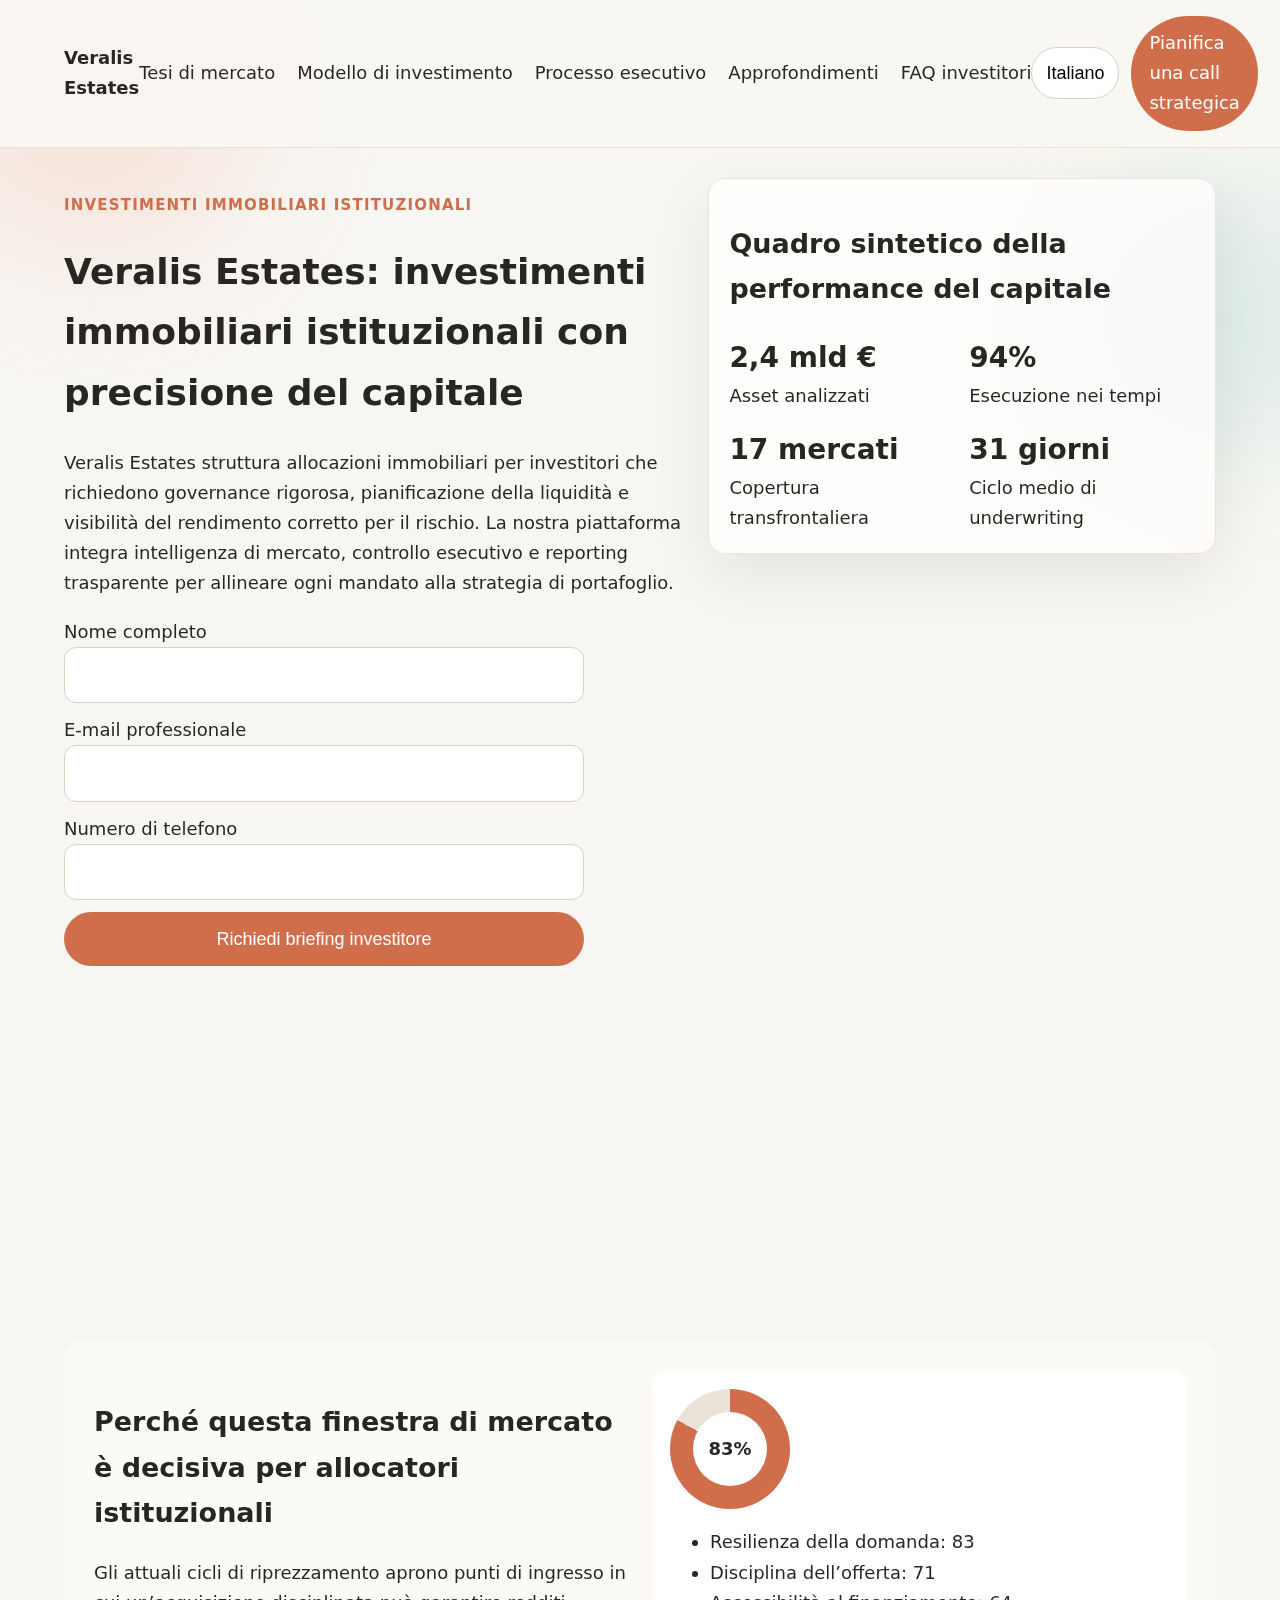
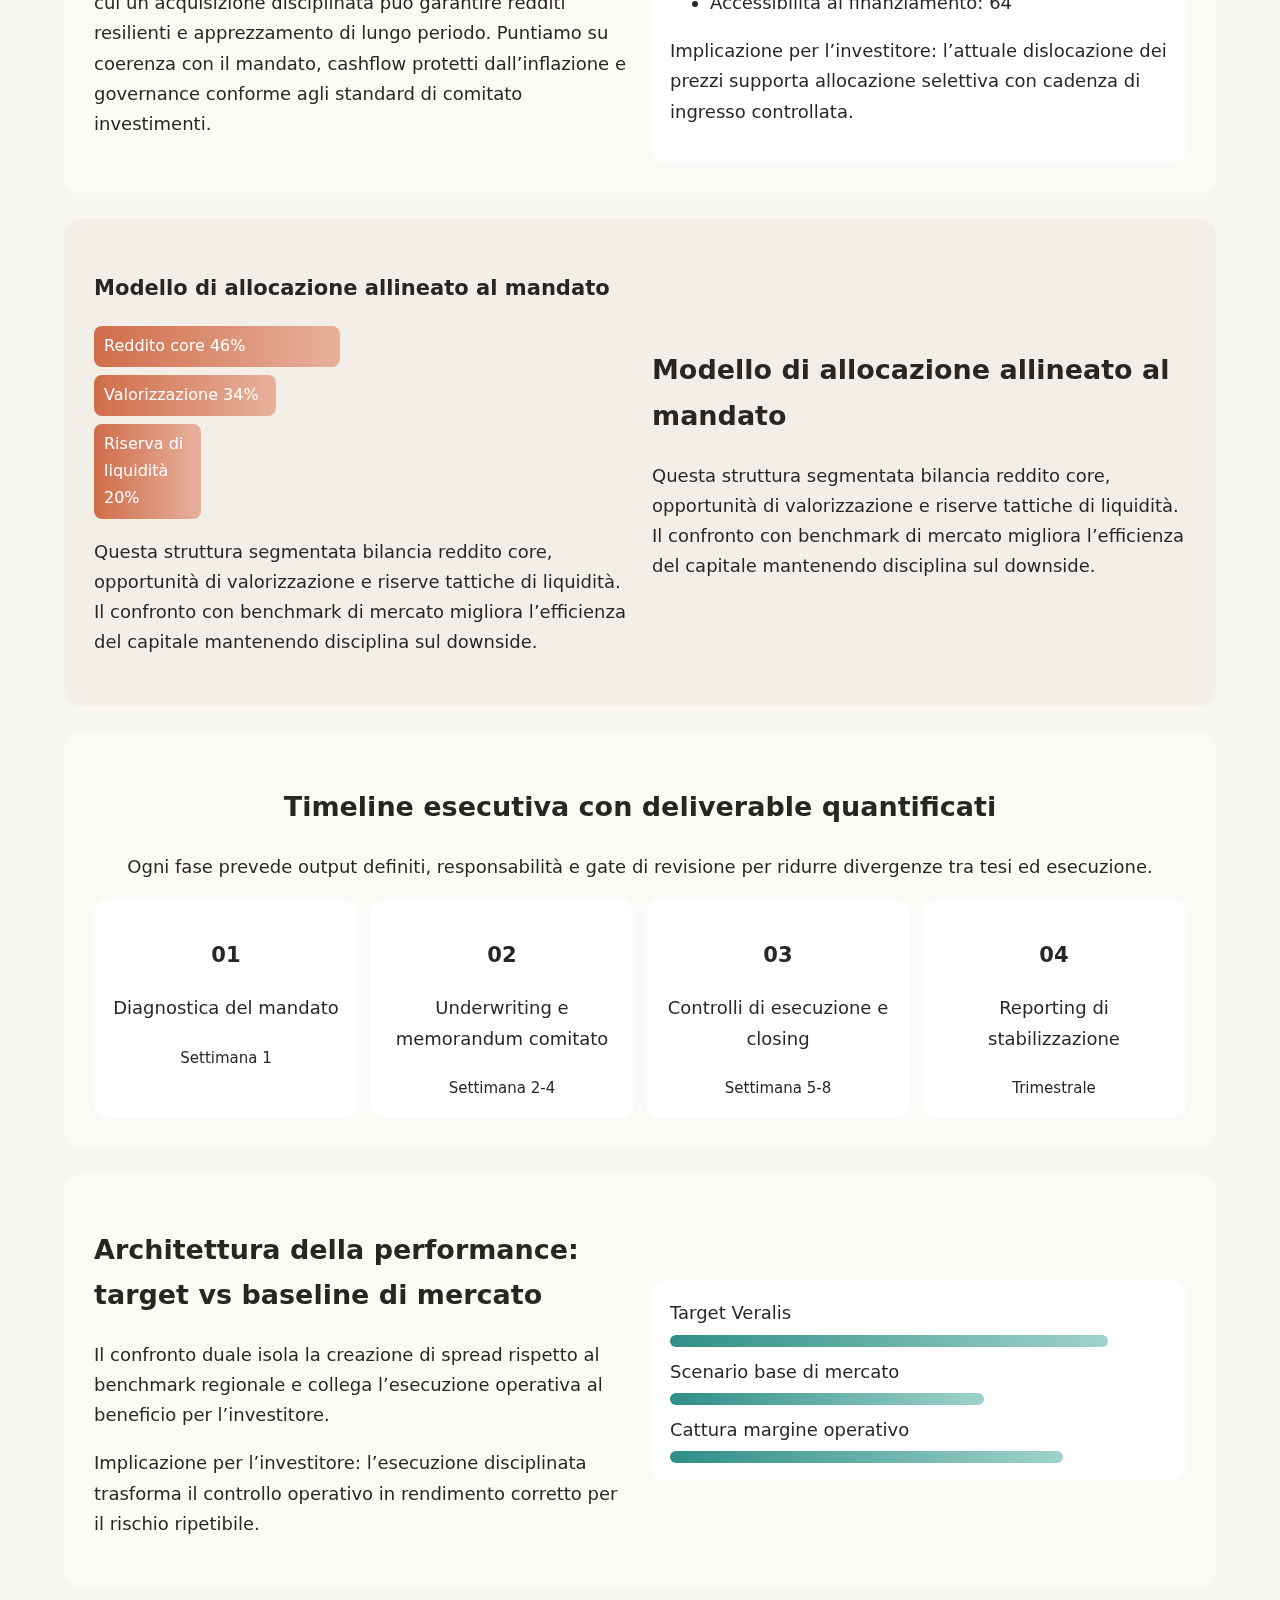
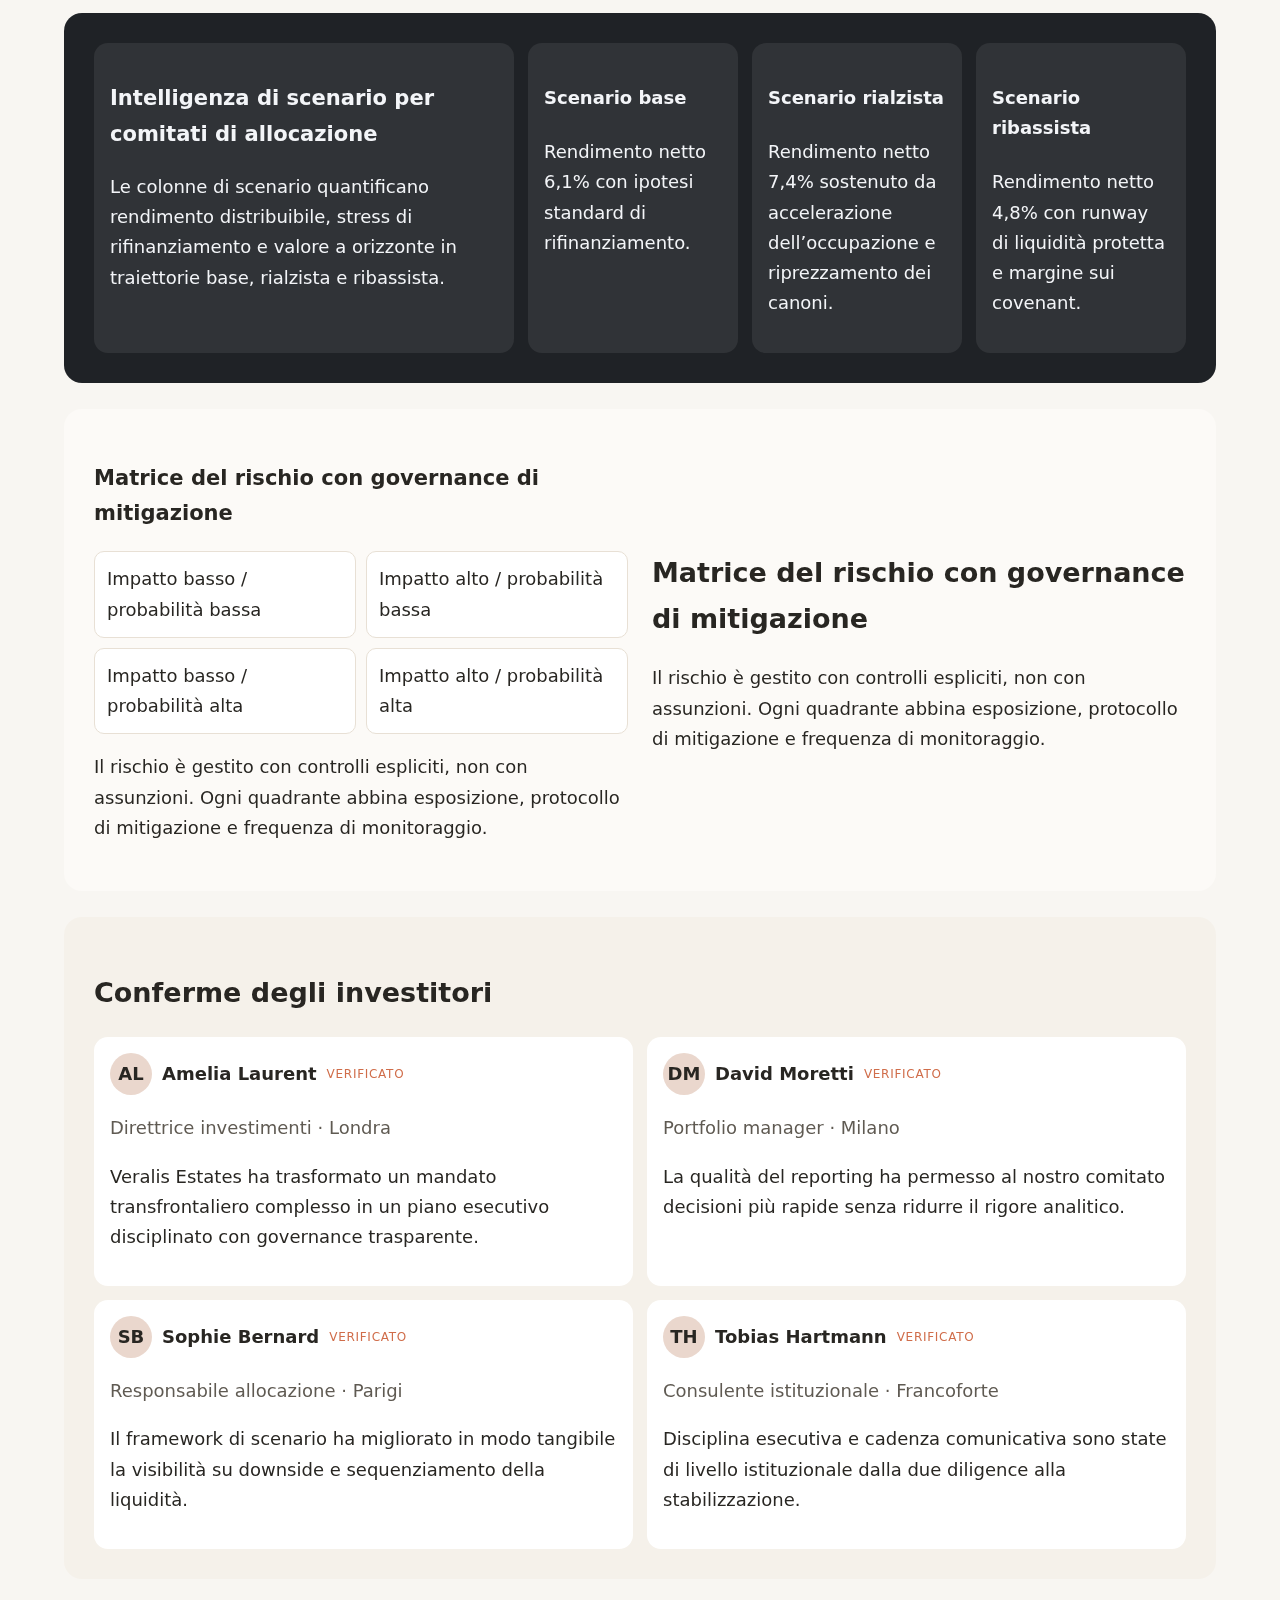
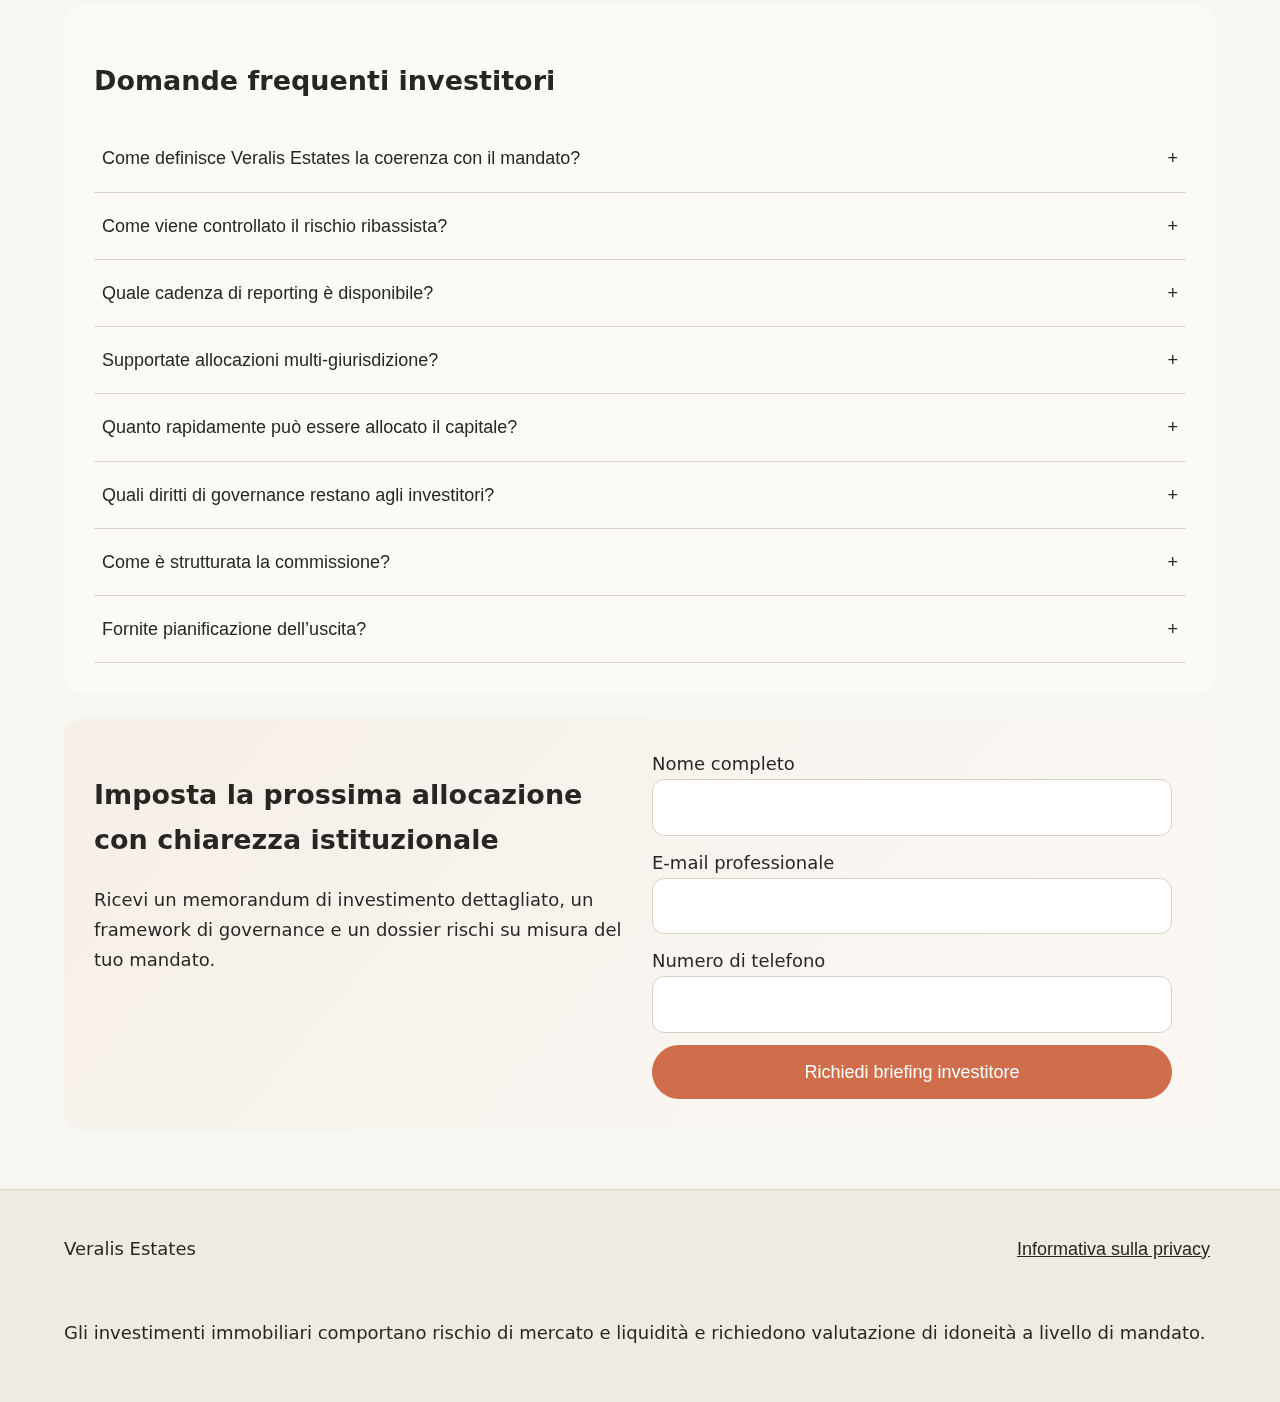
<file: it/index.html>
<!doctype html>
<html lang="it">
<head>
  <meta charset="utf-8" />
  <meta name="viewport" content="width=device-width, initial-scale=1" />
  <title>Veralis Estates | Investimenti immobiliari istituzionali</title>
  <meta name="description" content="Veralis Estates offre strategia immobiliare istituzionale con governance, pianificazione della liquidità e reporting trasparente." />
  <link rel="canonical" href="https://www.veralisestates.com/it/index.html" />
  <link rel="alternate" hreflang="en" href="https://www.veralisestates.com/index.html" />
  <link rel="alternate" hreflang="de" href="https://www.veralisestates.com/de/index.html" />
  <link rel="alternate" hreflang="fr" href="https://www.veralisestates.com/fr/index.html" />
  <link rel="alternate" hreflang="es" href="https://www.veralisestates.com/es/index.html" />
  <link rel="alternate" hreflang="it" href="https://www.veralisestates.com/it/index.html" />
  <link rel="alternate" hreflang="x-default" href="https://www.veralisestates.com/index.html" />
  <meta property="og:title" content="Veralis Estates | Investimenti immobiliari istituzionali" />
  <meta property="og:description" content="Veralis Estates offre strategia immobiliare istituzionale con governance, pianificazione della liquidità e reporting trasparente." />
  <meta property="og:type" content="website" />
  <meta property="og:url" content="https://www.veralisestates.com/it/index.html" />
  <meta property="og:locale" content="it_IT" />
  <meta name="twitter:card" content="summary_large_image" />
  <meta name="twitter:title" content="Veralis Estates | Investimenti immobiliari istituzionali" />
  <meta name="twitter:description" content="Veralis Estates offre strategia immobiliare istituzionale con governance, pianificazione della liquidità e reporting trasparente." />
  <link rel="stylesheet" href="../assets/style.css" />
  <script defer src="../assets/app.js"></script>
</head>
<body class="lang-it">
<div class="bg-orb orb-a"></div><div class="bg-orb orb-b"></div>
<header class="site-header"><div class="brand">Veralis Estates</div><nav class="top-nav" aria-label="Navigazione principale"><a href="#market" class="nav-link">Tesi di mercato</a><a href="#model" class="nav-link">Modello di investimento</a><a href="#process" class="nav-link">Processo esecutivo</a><a href="#insights" class="nav-link">Approfondimenti</a><a href="#faq" class="nav-link">FAQ investitori</a></nav><div class="header-actions"><div class="lang-dropdown"><button class="lang-trigger" aria-haspopup="true" aria-expanded="false">Italiano</button><div class="lang-menu"><a href="../index.html" class="lang-item"><span class="flag-svg"><svg viewBox="0 0 60 40" aria-hidden="true"><rect width="60" height="40" fill="#012169"/><path d="M0 0l60 40M60 0L0 40" stroke="#fff" stroke-width="8"/><path d="M0 0l60 40M60 0L0 40" stroke="#C8102E" stroke-width="4"/><path d="M30 0v40M0 20h60" stroke="#fff" stroke-width="12"/><path d="M30 0v40M0 20h60" stroke="#C8102E" stroke-width="7"/></svg></span><span>English</span></a>
<a href="../de/index.html" class="lang-item"><span class="flag-svg"><svg viewBox="0 0 60 40" aria-hidden="true"><rect width="60" height="13.33" y="0" fill="#000"/><rect width="60" height="13.33" y="13.33" fill="#DD0000"/><rect width="60" height="13.34" y="26.66" fill="#FFCE00"/></svg></span><span>Deutsch</span></a>
<a href="../fr/index.html" class="lang-item"><span class="flag-svg"><svg viewBox="0 0 60 40" aria-hidden="true"><rect width="20" height="40" x="0" fill="#0055A4"/><rect width="20" height="40" x="20" fill="#fff"/><rect width="20" height="40" x="40" fill="#EF4135"/></svg></span><span>Français</span></a>
<a href="../es/index.html" class="lang-item"><span class="flag-svg"><svg viewBox="0 0 60 40" aria-hidden="true"><rect width="60" height="10" y="0" fill="#AA151B"/><rect width="60" height="20" y="10" fill="#F1BF00"/><rect width="60" height="10" y="30" fill="#AA151B"/></svg></span><span>Español</span></a>
<a href="../it/index.html" class="lang-item"><span class="flag-svg"><svg viewBox="0 0 60 40" aria-hidden="true"><rect width="20" height="40" x="0" fill="#009246"/><rect width="20" height="40" x="20" fill="#fff"/><rect width="20" height="40" x="40" fill="#CE2B37"/></svg></span><span>Italiano</span></a></div></div><a href="#lead" class="btn btn-primary">Pianifica una call strategica</a><button class="burger" aria-label="Menu" aria-expanded="false">☰</button></div></header>
<aside class="mobile-drawer" aria-hidden="true"><button class="drawer-close" aria-label="Chiudi">×</button><nav><a href="#market" class="nav-link">Tesi di mercato</a><a href="#model" class="nav-link">Modello di investimento</a><a href="#process" class="nav-link">Processo esecutivo</a><a href="#insights" class="nav-link">Approfondimenti</a><a href="#faq" class="nav-link">FAQ investitori</a></nav><div class="lang-menu mobile"><a href="../index.html" class="lang-item"><span class="flag-svg"><svg viewBox="0 0 60 40" aria-hidden="true"><rect width="60" height="40" fill="#012169"/><path d="M0 0l60 40M60 0L0 40" stroke="#fff" stroke-width="8"/><path d="M0 0l60 40M60 0L0 40" stroke="#C8102E" stroke-width="4"/><path d="M30 0v40M0 20h60" stroke="#fff" stroke-width="12"/><path d="M30 0v40M0 20h60" stroke="#C8102E" stroke-width="7"/></svg></span><span>English</span></a>
<a href="../de/index.html" class="lang-item"><span class="flag-svg"><svg viewBox="0 0 60 40" aria-hidden="true"><rect width="60" height="13.33" y="0" fill="#000"/><rect width="60" height="13.33" y="13.33" fill="#DD0000"/><rect width="60" height="13.34" y="26.66" fill="#FFCE00"/></svg></span><span>Deutsch</span></a>
<a href="../fr/index.html" class="lang-item"><span class="flag-svg"><svg viewBox="0 0 60 40" aria-hidden="true"><rect width="20" height="40" x="0" fill="#0055A4"/><rect width="20" height="40" x="20" fill="#fff"/><rect width="20" height="40" x="40" fill="#EF4135"/></svg></span><span>Français</span></a>
<a href="../es/index.html" class="lang-item"><span class="flag-svg"><svg viewBox="0 0 60 40" aria-hidden="true"><rect width="60" height="10" y="0" fill="#AA151B"/><rect width="60" height="20" y="10" fill="#F1BF00"/><rect width="60" height="10" y="30" fill="#AA151B"/></svg></span><span>Español</span></a>
<a href="../it/index.html" class="lang-item"><span class="flag-svg"><svg viewBox="0 0 60 40" aria-hidden="true"><rect width="20" height="40" x="0" fill="#009246"/><rect width="20" height="40" x="20" fill="#fff"/><rect width="20" height="40" x="40" fill="#CE2B37"/></svg></span><span>Italiano</span></a></div><a href="#lead" class="btn btn-primary">Pianifica una call strategica</a></aside><div class="drawer-backdrop"></div>
<main>
<section class="hero reveal"><div><p class="kicker">Investimenti immobiliari istituzionali</p><h1>Veralis Estates: investimenti immobiliari istituzionali con precisione del capitale</h1><p>Veralis Estates struttura allocazioni immobiliari per investitori che richiedono governance rigorosa, pianificazione della liquidità e visibilità del rendimento corretto per il rischio. La nostra piattaforma integra intelligenza di mercato, controllo esecutivo e reporting trasparente per allineare ogni mandato alla strategia di portafoglio.</p><form class="lead-form" id="lead"><label>Nome completo<input type="text" name="name" required /></label><label>E-mail professionale<input type="email" name="email" required /></label><label>Numero di telefono<input type="tel" name="phone" required /></label><button class="btn btn-primary" type="submit">Richiedi briefing investitore</button></form></div><div class="glass-panel"><h2>Quadro sintetico della performance del capitale</h2><div class="kpi-grid"><div><strong>2,4 mld €</strong><span>Asset analizzati</span></div><div><strong>94%</strong><span>Esecuzione nei tempi</span></div><div><strong>17 mercati</strong><span>Copertura transfrontaliera</span></div><div><strong>31 giorni</strong><span>Ciclo medio di underwriting</span></div></div></div></section>
<section class="kpi-strip reveal"><div class="kpi-hierarchy"><small>Spread alfa</small><h3>+340 bps</h3><p>Spread obiettivo rispetto a baseline di mercato composita con ritmo di deployment controllato dalla governance.</p><ul><li>Riserva di liquidità: 14%</li><li>Buffer copertura debito: 1,6x</li><li>Orizzonte medio di detenzione: 6,5 anni</li></ul></div></section>
<section class="section split light" id="market"><div><h2>Perché questa finestra di mercato è decisiva per allocatori istituzionali</h2><p>Gli attuali cicli di riprezzamento aprono punti di ingresso in cui un’acquisizione disciplinata può garantire redditi resilienti e apprezzamento di lungo periodo. Puntiamo su coerenza con il mandato, cashflow protetti dall’inflazione e governance conforme agli standard di comitato investimenti.</p></div><div class="chart radial"><div class="ring"><span>83%</span></div><ul><li>Resilienza della domanda: 83</li><li>Disciplina dell’offerta: 71</li><li>Accessibilità al finanziamento: 64</li></ul><p class="implication">Implicazione per l’investitore: l’attuale dislocazione dei prezzi supporta allocazione selettiva con cadenza di ingresso controllata.</p></div></section>
<section class="section split alt" id="model"><div class="stacked-bar"><h3>Modello di allocazione allineato al mandato</h3><div class="segments"><span style="--w:46%">Reddito core 46%</span><span style="--w:34%">Valorizzazione 34%</span><span style="--w:20%">Riserva di liquidità 20%</span></div><p>Questa struttura segmentata bilancia reddito core, opportunità di valorizzazione e riserve tattiche di liquidità. Il confronto con benchmark di mercato migliora l’efficienza del capitale mantenendo disciplina sul downside.</p></div><div><h2>Modello di allocazione allineato al mandato</h2><p>Questa struttura segmentata bilancia reddito core, opportunità di valorizzazione e riserve tattiche di liquidità. Il confronto con benchmark di mercato migliora l’efficienza del capitale mantenendo disciplina sul downside.</p></div></section>
<section class="section centered" id="process"><h2>Timeline esecutiva con deliverable quantificati</h2><p>Ogni fase prevede output definiti, responsabilità e gate di revisione per ridurre divergenze tra tesi ed esecuzione.</p><div class="timeline"><article><h3>01</h3><p>Diagnostica del mandato</p><small>Settimana 1</small></article><article><h3>02</h3><p>Underwriting e memorandum comitato</p><small>Settimana 2-4</small></article><article><h3>03</h3><p>Controlli di esecuzione e closing</p><small>Settimana 5-8</small></article><article><h3>04</h3><p>Reporting di stabilizzazione</p><small>Trimestrale</small></article></div></section>
<section class="section split" id="metrics"><div><h2>Architettura della performance: target vs baseline di mercato</h2><p>Il confronto duale isola la creazione di spread rispetto al benchmark regionale e collega l’esecuzione operativa al beneficio per l’investitore.</p><p class="implication">Implicazione per l’investitore: l’esecuzione disciplinata trasforma il controllo operativo in rendimento corretto per il rischio ripetibile.</p></div><div class="dual-bars"><div><span>Target Veralis</span><i style="--w:88%"></i></div><div><span>Scenario base di mercato</span><i style="--w:63%"></i></div><div><span>Cattura margine operativo</span><i style="--w:79%"></i></div></div></section>
<section class="section grid-3 dark" id="insights"><article><h3>Intelligenza di scenario per comitati di allocazione</h3><p>Le colonne di scenario quantificano rendimento distribuibile, stress di rifinanziamento e valore a orizzonte in traiettorie base, rialzista e ribassista.</p></article><article><h4>Scenario base</h4><p>Rendimento netto 6,1% con ipotesi standard di rifinanziamento.</p></article><article><h4>Scenario rialzista</h4><p>Rendimento netto 7,4% sostenuto da accelerazione dell’occupazione e riprezzamento dei canoni.</p></article><article><h4>Scenario ribassista</h4><p>Rendimento netto 4,8% con runway di liquidità protetta e margine sui covenant.</p></article></section>
<section class="section split risk"><div class="risk-matrix"><h3>Matrice del rischio con governance di mitigazione</h3><div class="matrix"><span>Impatto basso / probabilità bassa</span><span>Impatto alto / probabilità bassa</span><span>Impatto basso / probabilità alta</span><span>Impatto alto / probabilità alta</span></div><p>Il rischio è gestito con controlli espliciti, non con assunzioni. Ogni quadrante abbina esposizione, protocollo di mitigazione e frequenza di monitoraggio.</p></div><div><h2>Matrice del rischio con governance di mitigazione</h2><p>Il rischio è gestito con controlli espliciti, non con assunzioni. Ogni quadrante abbina esposizione, protocollo di mitigazione e frequenza di monitoraggio.</p></div></section>
<section class="section reviews"><h2>Conferme degli investitori</h2><div class="review-grid"><article class="review-card"><div class="review-head"><div class="avatar">AL</div><div class="who"><strong>Amelia Laurent</strong><span class="verified">VERIFICATO</span></div></div><p class="role">Direttrice investimenti · Londra</p><p>Veralis Estates ha trasformato un mandato transfrontaliero complesso in un piano esecutivo disciplinato con governance trasparente.</p></article><article class="review-card"><div class="review-head"><div class="avatar">DM</div><div class="who"><strong>David Moretti</strong><span class="verified">VERIFICATO</span></div></div><p class="role">Portfolio manager · Milano</p><p>La qualità del reporting ha permesso al nostro comitato decisioni più rapide senza ridurre il rigore analitico.</p></article><article class="review-card"><div class="review-head"><div class="avatar">SB</div><div class="who"><strong>Sophie Bernard</strong><span class="verified">VERIFICATO</span></div></div><p class="role">Responsabile allocazione · Parigi</p><p>Il framework di scenario ha migliorato in modo tangibile la visibilità su downside e sequenziamento della liquidità.</p></article><article class="review-card"><div class="review-head"><div class="avatar">TH</div><div class="who"><strong>Tobias Hartmann</strong><span class="verified">VERIFICATO</span></div></div><p class="role">Consulente istituzionale · Francoforte</p><p>Disciplina esecutiva e cadenza comunicativa sono state di livello istituzionale dalla due diligence alla stabilizzazione.</p></article></div></section>
<section class="section faq" id="faq"><h2>Domande frequenti investitori</h2><article class="faq-item"><button class="faq-q" aria-expanded="false"><span>Come definisce Veralis Estates la coerenza con il mandato?</span><span class="faq-icon">+</span></button><div class="faq-a"><p>Allineiamo ogni opportunità a durata target, tolleranza alla liquidità, vincoli settoriali e obblighi di reporting prima dell’underwriting.</p></div></article><article class="faq-item"><button class="faq-q" aria-expanded="false"><span>Come viene controllato il rischio ribassista?</span><span class="faq-icon">+</span></button><div class="faq-a"><p>Ogni operazione viene stressata su tassi, occupazione ed exit. Limiti di esposizione e covenant sono fissati prima del deployment di capitale.</p></div></article><article class="faq-item"><button class="faq-q" aria-expanded="false"><span>Quale cadenza di reporting è disponibile?</span><span class="faq-icon">+</span></button><div class="faq-a"><p>Gli investitori ricevono report operativi mensili, revisioni di valutazione trimestrali e aggiornamenti strategici annuali.</p></div></article><article class="faq-item"><button class="faq-q" aria-expanded="false"><span>Supportate allocazioni multi-giurisdizione?</span><span class="faq-icon">+</span></button><div class="faq-a"><p>Sì. Il nostro modello include partner legali locali, specialisti fiscali e checkpoint di compliance nei mercati coperti.</p></div></article><article class="faq-item"><button class="faq-q" aria-expanded="false"><span>Quanto rapidamente può essere allocato il capitale?</span><span class="faq-icon">+</span></button><div class="faq-a"><p>Le finestre tipiche vanno da 30 a 120 giorni in base alla complessità del mandato e alle autorizzazioni locali.</p></div></article><article class="faq-item"><button class="faq-q" aria-expanded="false"><span>Quali diritti di governance restano agli investitori?</span><span class="faq-icon">+</span></button><div class="faq-a"><p>Gli investitori mantengono diritti di approvazione su soglie di ticket, rifinanziamenti e modifiche materiali del business plan.</p></div></article><article class="faq-item"><button class="faq-q" aria-expanded="false"><span>Come è strutturata la commissione?</span><span class="faq-icon">+</span></button><div class="faq-a"><p>La struttura commissionale è comunicata in anticipo separando acquisizione, asset management e componente di performance.</p></div></article><article class="faq-item"><button class="faq-q" aria-expanded="false"><span>Fornite pianificazione dell’uscita?</span><span class="faq-icon">+</span></button><div class="faq-a"><p>Sì. I percorsi di uscita sono modellati dal primo giorno con trigger di valutazione, mappatura buyer e opzioni di timing.</p></div></article></section>
<section class="section final-cta"><div><h2>Imposta la prossima allocazione con chiarezza istituzionale</h2><p>Ricevi un memorandum di investimento dettagliato, un framework di governance e un dossier rischi su misura del tuo mandato.</p></div><form class="lead-form"><label>Nome completo<input type="text" required /></label><label>E-mail professionale<input type="email" required /></label><label>Numero di telefono<input type="tel" required /></label><button class="btn btn-primary" type="submit">Richiedi briefing investitore</button></form></section>
</main>
<footer><p>Veralis Estates</p><button class="privacy-open">Informativa sulla privacy</button><p>Gli investimenti immobiliari comportano rischio di mercato e liquidità e richiedono valutazione di idoneità a livello di mandato.</p></footer>
<div class="modal" aria-hidden="true" role="dialog" aria-modal="true"><div class="modal-card"><button class="modal-x" aria-label="Chiudi">×</button><h2>Informativa sulla privacy</h2><div class="modal-body"><h3>Introduzione</h3><p>Veralis Estates tratta i dati degli investitori per valutare l’idoneità, gestire le comunicazioni e rispettare gli obblighi normativi.</p><h3>Raccolta dati</h3><p>Raccogliamo dati identificativi, contatti professionali, segnali di preferenza d’investimento e registri di comunicazione necessari alla due diligence.</p><h3>Base giuridica</h3><p>Il trattamento si basa su interesse legittimo, necessità contrattuale e obblighi legali applicabili alle comunicazioni di investimento.</p><h3>Cookie</h3><p>Utilizziamo cookie essenziali e analitici per migliorare usabilità, monitorare prestazioni e ottimizzare i percorsi investitore.</p><h3>Conservazione</h3><p>I dati sono conservati solo per i periodi richiesti da normativa, audit e legittime esigenze di continuità operativa.</p><h3>Condivisione con terze parti</h3><p>I dati possono essere condivisi con partner legali, fiscali, compliance e tecnologici sotto rigorosi controlli di riservatezza.</p><h3>Sicurezza</h3><p>Applichiamo crittografia, accessi per ruolo, logging e revisioni periodiche di sicurezza per proteggere l’integrità informativa.</p><h3>Diritti dell’utente</h3><p>Puoi richiedere accesso, rettifica, cancellazione, limitazione, opposizione e portabilità secondo la normativa applicabile.</p><h3>Trasferimenti internazionali</h3><p>I trasferimenti transfrontalieri seguono salvaguardie contrattuali e meccanismi di adeguatezza quando richiesto.</p><h3>Informativa sui rischi di settore</h3><p>Gli investimenti immobiliari comportano rischi di mercato, liquidità, finanziamento ed esecuzione; le performance passate non garantiscono risultati futuri.</p><h3>Contatto</h3><p>Per richieste privacy: privacy@veralisestates.com.</p></div><div class="modal-footer"><button class="modal-close btn">Chiudi</button></div></div></div>
<script type="application/ld+json">{"@context":"https://schema.org","@graph":[{"@type":"Organization","name":"Veralis Estates","url":"https://www.veralisestates.com/"},{"@type":"WebSite","name":"Veralis Estates","url":"https://www.veralisestates.com/it/index.html"},{"@type":"FAQPage","mainEntity":[{"@type":"Question","name":"Come definisce Veralis Estates la coerenza con il mandato?","acceptedAnswer":{"@type":"Answer","text":"Allineiamo ogni opportunità a durata target, tolleranza alla liquidità, vincoli settoriali e obblighi di reporting prima dell’underwriting."}},{"@type":"Question","name":"Come viene controllato il rischio ribassista?","acceptedAnswer":{"@type":"Answer","text":"Ogni operazione viene stressata su tassi, occupazione ed exit. Limiti di esposizione e covenant sono fissati prima del deployment di capitale."}},{"@type":"Question","name":"Quale cadenza di reporting è disponibile?","acceptedAnswer":{"@type":"Answer","text":"Gli investitori ricevono report operativi mensili, revisioni di valutazione trimestrali e aggiornamenti strategici annuali."}},{"@type":"Question","name":"Supportate allocazioni multi-giurisdizione?","acceptedAnswer":{"@type":"Answer","text":"Sì. Il nostro modello include partner legali locali, specialisti fiscali e checkpoint di compliance nei mercati coperti."}},{"@type":"Question","name":"Quanto rapidamente può essere allocato il capitale?","acceptedAnswer":{"@type":"Answer","text":"Le finestre tipiche vanno da 30 a 120 giorni in base alla complessità del mandato e alle autorizzazioni locali."}},{"@type":"Question","name":"Quali diritti di governance restano agli investitori?","acceptedAnswer":{"@type":"Answer","text":"Gli investitori mantengono diritti di approvazione su soglie di ticket, rifinanziamenti e modifiche materiali del business plan."}},{"@type":"Question","name":"Come è strutturata la commissione?","acceptedAnswer":{"@type":"Answer","text":"La struttura commissionale è comunicata in anticipo separando acquisizione, asset management e componente di performance."}},{"@type":"Question","name":"Fornite pianificazione dell’uscita?","acceptedAnswer":{"@type":"Answer","text":"Sì. I percorsi di uscita sono modellati dal primo giorno con trigger di valutazione, mappatura buyer e opzioni di timing."}}]},{"@type":"Review","reviewBody":"Veralis Estates ha trasformato un mandato transfrontaliero complesso in un piano esecutivo disciplinato con governance trasparente.","author":{"@type":"Person","name":"Amelia Laurent"},"itemReviewed":{"@type":"Organization","name":"Veralis Estates"}}]}</script>
</body></html>
</file>
<file: assets/style.css>
:root{--bg:#f8f6f2;--bg-soft:#f2efe9;--bg-alt:#fcfaf7;--text:#282622;--muted:#5f5a52;--accent:#d06d4a;--accent-2:#2f8f86;--card:#ffffff;--dark:#1f2226;--radius:18px;--shadow:0 20px 60px rgba(24,20,15,.08)}
*{box-sizing:border-box}body{margin:0;font-family:Inter,system-ui,sans-serif;background:var(--bg);color:var(--text);font-size:18px;line-height:1.68}
p,li,label,footer,button,input{font-size:18px;line-height:1.68}
.bg-orb{position:fixed;z-index:-1;filter:blur(60px);opacity:.35;border-radius:50%}.orb-a{width:340px;height:340px;background:#f4c9b8;top:-80px;left:-80px}.orb-b{width:280px;height:280px;background:#b6ddd7;right:-80px;top:180px}
.site-header{position:sticky;top:0;display:flex;justify-content:space-between;align-items:center;padding:16px 5vw;background:rgba(248,246,242,.92);backdrop-filter:blur(10px);border-bottom:1px solid #e9e3d8;z-index:30}
.brand{font-weight:700}.top-nav{display:flex;gap:22px;white-space:nowrap}.nav-link{text-decoration:none;color:var(--text)}.header-actions{display:flex;align-items:center;gap:12px}
.lang-dropdown{position:relative}.lang-trigger{border:1px solid #d7d0c5;background:#fff;padding:10px 14px;border-radius:999px;cursor:pointer}.lang-menu{position:absolute;top:48px;right:0;background:#fff;border:1px solid #e0d8cc;border-radius:14px;padding:8px;display:none;min-width:210px;box-shadow:var(--shadow)}.lang-menu.mobile{position:static;display:grid;box-shadow:none;border:none;padding:0;background:transparent}.lang-item{display:flex;gap:10px;align-items:center;padding:9px;border-radius:10px;color:var(--text);text-decoration:none}.lang-item:hover{background:#f4f0ea}.flag-svg svg{width:22px;height:16px;border-radius:2px;display:block}
.lang-dropdown.open .lang-menu{display:block}.btn{border:none;padding:12px 18px;border-radius:999px;text-decoration:none;display:inline-flex;align-items:center;justify-content:center;cursor:pointer}.btn-primary{background:var(--accent);color:#fff}
.burger{display:none;background:none;border:none;font-size:30px}
main{padding:30px 5vw 60px;display:grid;gap:26px}.hero{display:grid;grid-template-columns:1.1fr .9fr;gap:24px;align-items:start}.kicker{letter-spacing:.08em;text-transform:uppercase;color:var(--accent);font-weight:700;font-size:15px}.glass-panel{background:rgba(255,255,255,.72);backdrop-filter:blur(12px);padding:20px;border-radius:var(--radius);border:1px solid #ece4d9;box-shadow:var(--shadow)}
.lead-form{display:grid;gap:12px;max-width:520px}.lead-form input{width:100%;padding:12px;border-radius:12px;border:1px solid #d9d1c4;background:#fff}
.kpi-grid{display:grid;grid-template-columns:1fr 1fr;gap:14px}.kpi-grid strong{display:block;font-size:28px}.kpi-strip{background:var(--bg-soft);padding:22px;border-radius:var(--radius)}.kpi-hierarchy h3{font-size:44px;margin:0}
.section{padding:30px;border-radius:var(--radius);background:var(--bg-alt)}.split{display:grid;grid-template-columns:1fr 1fr;gap:24px;align-items:center}.alt{background:#f3efe8}.centered{text-align:center}.timeline{display:grid;grid-template-columns:repeat(4,1fr);gap:12px}.timeline article{background:#fff;padding:16px;border-radius:14px}
.chart.radial{background:#fff;padding:18px;border-radius:14px}.ring{width:120px;height:120px;border-radius:50%;display:grid;place-items:center;margin-bottom:10px;background:conic-gradient(var(--accent) 0 83%, #e9e2d8 83%)}.ring span{background:#fff;border-radius:50%;width:74px;height:74px;display:grid;place-items:center;font-weight:700}
.stacked-bar .segments{display:grid;gap:8px}.segments span{display:block;background:linear-gradient(90deg,var(--accent),#e7b19d);width:var(--w);padding:7px 10px;color:#fff;border-radius:8px;font-size:16px}
.dual-bars{background:#fff;padding:18px;border-radius:14px;display:grid;gap:10px}.dual-bars div{display:grid;gap:6px}.dual-bars i{display:block;height:12px;border-radius:20px;background:linear-gradient(90deg,var(--accent-2),#9fd2cc);width:var(--w)}
.dark{background:var(--dark);color:#f3f5f8}.grid-3{display:grid;grid-template-columns:2fr 1fr 1fr 1fr;gap:14px}.grid-3 article{background:rgba(255,255,255,.08);padding:16px;border-radius:14px}
.risk-matrix .matrix{display:grid;grid-template-columns:1fr 1fr;gap:10px}.risk-matrix .matrix span{background:#fff;padding:12px;border-radius:10px;border:1px solid #e8e0d5}
.reviews{background:#f5f1ea}.review-grid{display:grid;grid-template-columns:repeat(2,1fr);gap:14px}.review-card{background:#fff;padding:16px;border-radius:14px}.review-head{display:flex;align-items:center;gap:10px}.avatar{width:42px;height:42px;border-radius:50%;display:grid;place-items:center;background:#ead7cd;font-weight:700}.who{display:flex;align-items:center;gap:10px}.verified{font-size:12px;letter-spacing:.06em;color:var(--accent)}.role{color:var(--muted)}
.faq-item{border-bottom:1px solid #ddd2c4}.faq-q{width:100%;padding:18px 8px;border:none;background:none;display:flex;justify-content:space-between;text-align:left;cursor:pointer;color:inherit}.faq-a{max-height:0;overflow:hidden;transition:max-height .35s ease}.faq-item.open .faq-a{max-height:180px;padding:0 8px 14px}
.final-cta{display:grid;grid-template-columns:1fr 1fr;gap:24px;background:linear-gradient(130deg,#f6efe8,#fbf8f4)}
footer{padding:26px 5vw 36px;display:flex;flex-wrap:wrap;gap:18px;justify-content:space-between;background:#f0ebe2;border-top:1px solid #e0d5c6}.privacy-open{background:none;border:none;text-decoration:underline;cursor:pointer;color:inherit}
.modal,.drawer-backdrop{position:fixed;inset:0;background:rgba(15,15,16,.5);display:none;z-index:40}.modal.open,.drawer-backdrop.open{display:block}.modal-card{max-width:900px;max-height:86vh;overflow:hidden;background:#fff;margin:5vh auto;padding:20px;border-radius:18px;position:relative}.modal-x{position:absolute;top:8px;right:10px;background:none;border:none;font-size:32px;cursor:pointer}.modal-body{overflow:auto;max-height:60vh;padding-right:8px}.modal-footer{display:flex;justify-content:flex-start;padding-top:14px}
.mobile-drawer{position:fixed;top:0;right:-380px;width:min(92vw,360px);height:100vh;background:#fff;z-index:50;padding:18px;display:grid;align-content:start;gap:14px;transition:right .25s}.mobile-drawer.open{right:0}.drawer-close{justify-self:end;border:none;background:none;font-size:32px}.no-scroll{overflow:hidden}
.reveal{opacity:0;transform:translateY(24px);transition:opacity .5s,transform .5s}.reveal.in{opacity:1;transform:none}
@media (max-width:900px){.top-nav,.header-actions>a,.header-actions .lang-dropdown{display:none}.burger{display:block}.hero,.split,.final-cta{grid-template-columns:1fr}.timeline,.review-grid,.grid-3{grid-template-columns:1fr}.site-header{padding-right:20px}}
</file>
